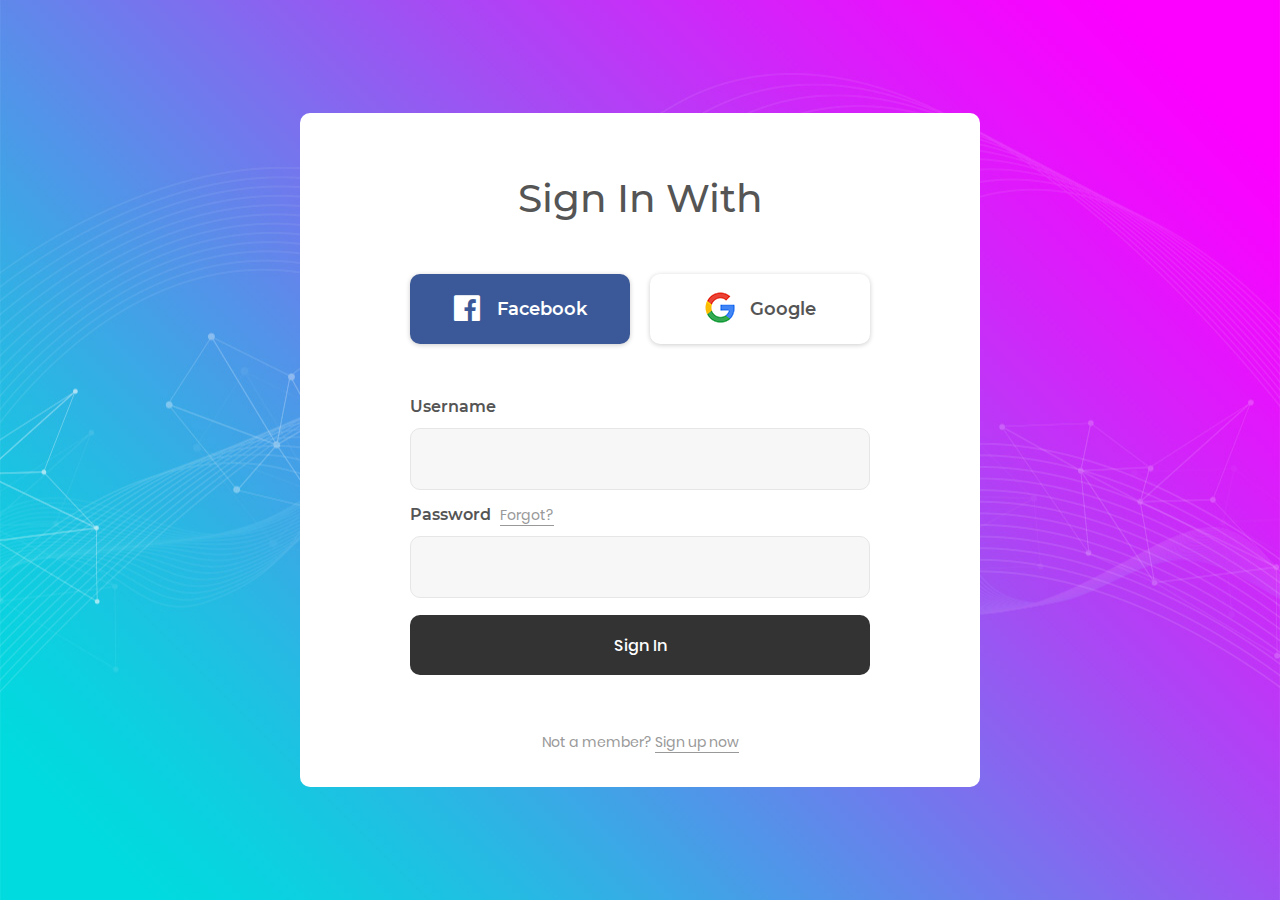
<file: Login/index.html>
<!DOCTYPE html>
<html lang="en">
<head>
	<title>Login V5</title>
	<meta charset="UTF-8">
	<meta name="viewport" content="width=device-width, initial-scale=1">
<!--===============================================================================================-->	
	<link rel="icon" type="image/png" href="images/icons/favicon.ico"/>
<!--===============================================================================================-->
	<link rel="stylesheet" type="text/css" href="vendor/bootstrap/css/bootstrap.min.css">
<!--===============================================================================================-->
	<link rel="stylesheet" type="text/css" href="fonts/font-awesome-4.7.0/css/font-awesome.min.css">
<!--===============================================================================================-->
	<link rel="stylesheet" type="text/css" href="fonts/Linearicons-Free-v1.0.0/icon-font.min.css">
<!--===============================================================================================-->
	<link rel="stylesheet" type="text/css" href="vendor/animate/animate.css">
<!--===============================================================================================-->	
	<link rel="stylesheet" type="text/css" href="vendor/css-hamburgers/hamburgers.min.css">
<!--===============================================================================================-->
	<link rel="stylesheet" type="text/css" href="vendor/animsition/css/animsition.min.css">
<!--===============================================================================================-->
	<link rel="stylesheet" type="text/css" href="vendor/select2/select2.min.css">
<!--===============================================================================================-->	
	<link rel="stylesheet" type="text/css" href="vendor/daterangepicker/daterangepicker.css">
<!--===============================================================================================-->
	<link rel="stylesheet" type="text/css" href="css/util.css">
	<link rel="stylesheet" type="text/css" href="css/main.css">
<!--===============================================================================================-->
</head>
<body>
	
	<div class="limiter">
		<div class="container-login100" style="background-image: url('images/bg-01.jpg');">
			<div class="wrap-login100 p-l-110 p-r-110 p-t-62 p-b-33">
				<form class="login100-form validate-form flex-sb flex-w">
					<span class="login100-form-title p-b-53">
						Sign In With
					</span>

					<a href="#" class="btn-face m-b-20">
						<i class="fa fa-facebook-official"></i>
						Facebook
					</a>

					<a href="#" class="btn-google m-b-20">
						<img src="images/icons/icon-google.png" alt="GOOGLE">
						Google
					</a>
					
					<div class="p-t-31 p-b-9">
						<span class="txt1">
							Username
						</span>
					</div>
					<div class="wrap-input100 validate-input" data-validate = "Username is required">
						<input class="input100" type="text" name="username" >
						<span class="focus-input100"></span>
					</div>
					
					<div class="p-t-13 p-b-9">
						<span class="txt1">
							Password
						</span>

						<a href="#" class="txt2 bo1 m-l-5">
							Forgot?
						</a>
					</div>
					<div class="wrap-input100 validate-input" data-validate = "Password is required">
						<input class="input100" type="password" name="pass" >
						<span class="focus-input100"></span>
					</div>

					<div class="container-login100-form-btn m-t-17">
						<button class="login100-form-btn">
							Sign In
						</button>
					</div>

					<div class="w-full text-center p-t-55">
						<span class="txt2">
							Not a member?
						</span>

						<a href="#" class="txt2 bo1">
							Sign up now
						</a>
					</div>
				</form>
			</div>
		</div>
	</div>
	

	<div id="dropDownSelect1"></div>
	
<!--===============================================================================================-->
	<script src="vendor/jquery/jquery-3.2.1.min.js"></script>
<!--===============================================================================================-->
	<script src="vendor/animsition/js/animsition.min.js"></script>
<!--===============================================================================================-->
	<script src="vendor/bootstrap/js/popper.js"></script>
	<script src="vendor/bootstrap/js/bootstrap.min.js"></script>
<!--===============================================================================================-->
	<script src="vendor/select2/select2.min.js"></script>
<!--===============================================================================================-->
	<script src="vendor/daterangepicker/moment.min.js"></script>
	<script src="vendor/daterangepicker/daterangepicker.js"></script>
<!--===============================================================================================-->
	<script src="vendor/countdowntime/countdowntime.js"></script>
<!--===============================================================================================-->
	<script src="js/main.js"></script>

</body>
</html>
</file>
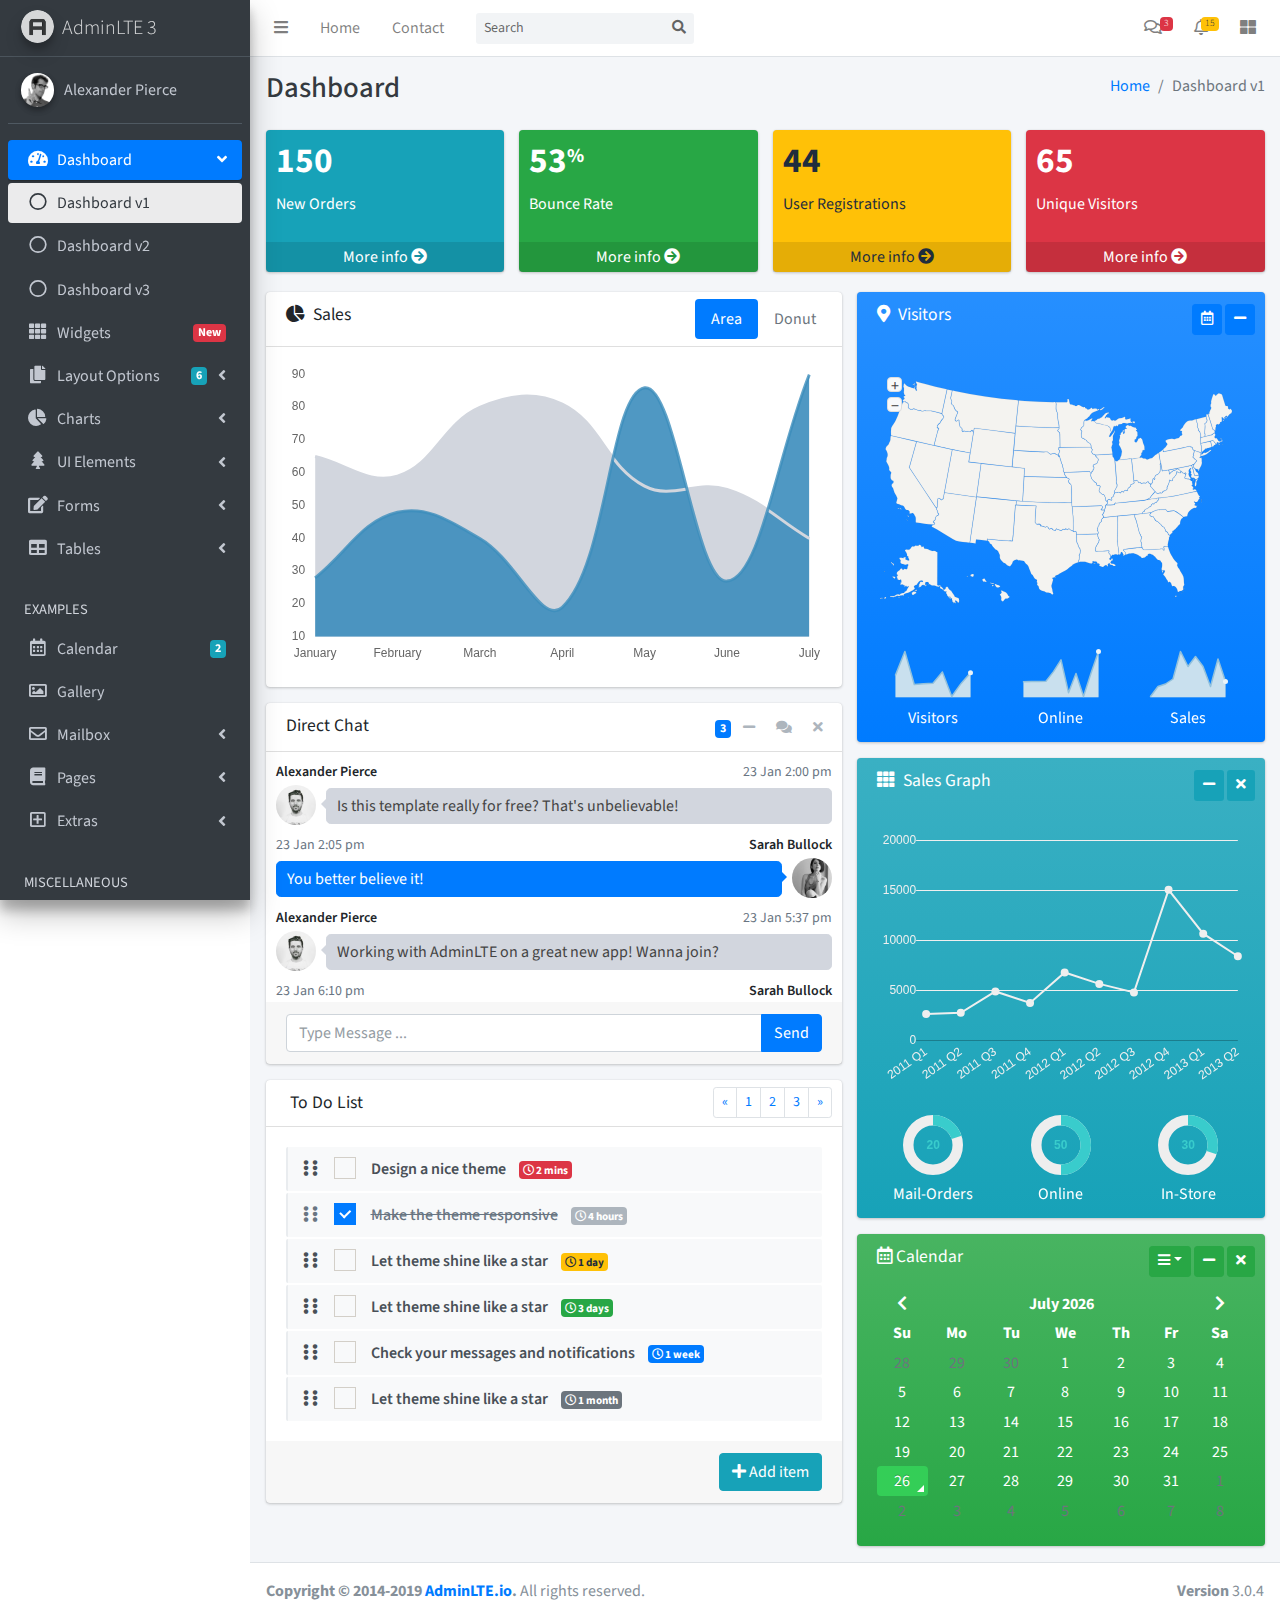
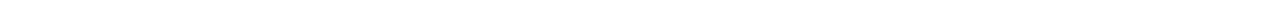
<file: perfil administrador/index.html>
<!DOCTYPE html>
<html>
<head>
  <meta charset="utf-8">
  <meta http-equiv="X-UA-Compatible" content="IE=edge">
  <title>AdminLTE 3 | Dashboard</title>
  <!-- Tell the browser to be responsive to screen width -->
  <meta name="viewport" content="width=device-width, initial-scale=1">
  <!-- Font Awesome -->
  <link rel="stylesheet" href="plugins/fontawesome-free/css/all.min.css">
  <!-- Ionicons -->
  <link rel="stylesheet" href="https://code.ionicframework.com/ionicons/2.0.1/css/ionicons.min.css">
  <!-- Tempusdominus Bbootstrap 4 -->
  <link rel="stylesheet" href="plugins/tempusdominus-bootstrap-4/css/tempusdominus-bootstrap-4.min.css">
  <!-- iCheck -->
  <link rel="stylesheet" href="plugins/icheck-bootstrap/icheck-bootstrap.min.css">
  <!-- JQVMap -->
  <link rel="stylesheet" href="plugins/jqvmap/jqvmap.min.css">
  <!-- Theme style -->
  <link rel="stylesheet" href="dist/css/adminlte.min.css">
  <!-- overlayScrollbars -->
  <link rel="stylesheet" href="plugins/overlayScrollbars/css/OverlayScrollbars.min.css">
  <!-- Daterange picker -->
  <link rel="stylesheet" href="plugins/daterangepicker/daterangepicker.css">
  <!-- summernote -->
  <link rel="stylesheet" href="plugins/summernote/summernote-bs4.css">
  <!-- Google Font: Source Sans Pro -->
  <link href="https://fonts.googleapis.com/css?family=Source+Sans+Pro:300,400,400i,700" rel="stylesheet">
</head>
<body class="hold-transition sidebar-mini layout-fixed">
<div class="wrapper">

  <!-- Navbar -->
  <nav class="main-header navbar navbar-expand navbar-white navbar-light">
    <!-- Left navbar links -->
    <ul class="navbar-nav">
      <li class="nav-item">
        <a class="nav-link" data-widget="pushmenu" href="#" role="button"><i class="fas fa-bars"></i></a>
      </li>
      <li class="nav-item d-none d-sm-inline-block">
        <a href="index3.html" class="nav-link">Home</a>
      </li>
      <li class="nav-item d-none d-sm-inline-block">
        <a href="#" class="nav-link">Contact</a>
      </li>
    </ul>

    <!-- SEARCH FORM -->
    <form class="form-inline ml-3">
      <div class="input-group input-group-sm">
        <input class="form-control form-control-navbar" type="search" placeholder="Search" aria-label="Search">
        <div class="input-group-append">
          <button class="btn btn-navbar" type="submit">
            <i class="fas fa-search"></i>
          </button>
        </div>
      </div>
    </form>

    <!-- Right navbar links -->
    <ul class="navbar-nav ml-auto">
      <!-- Messages Dropdown Menu -->
      <li class="nav-item dropdown">
        <a class="nav-link" data-toggle="dropdown" href="#">
          <i class="far fa-comments"></i>
          <span class="badge badge-danger navbar-badge">3</span>
        </a>
        <div class="dropdown-menu dropdown-menu-lg dropdown-menu-right">
          <a href="#" class="dropdown-item">
            <!-- Message Start -->
            <div class="media">
              <img src="dist/img/user1-128x128.jpg" alt="User Avatar" class="img-size-50 mr-3 img-circle">
              <div class="media-body">
                <h3 class="dropdown-item-title">
                  Brad Diesel
                  <span class="float-right text-sm text-danger"><i class="fas fa-star"></i></span>
                </h3>
                <p class="text-sm">Call me whenever you can...</p>
                <p class="text-sm text-muted"><i class="far fa-clock mr-1"></i> 4 Hours Ago</p>
              </div>
            </div>
            <!-- Message End -->
          </a>
          <div class="dropdown-divider"></div>
          <a href="#" class="dropdown-item">
            <!-- Message Start -->
            <div class="media">
              <img src="dist/img/user8-128x128.jpg" alt="User Avatar" class="img-size-50 img-circle mr-3">
              <div class="media-body">
                <h3 class="dropdown-item-title">
                  John Pierce
                  <span class="float-right text-sm text-muted"><i class="fas fa-star"></i></span>
                </h3>
                <p class="text-sm">I got your message bro</p>
                <p class="text-sm text-muted"><i class="far fa-clock mr-1"></i> 4 Hours Ago</p>
              </div>
            </div>
            <!-- Message End -->
          </a>
          <div class="dropdown-divider"></div>
          <a href="#" class="dropdown-item">
            <!-- Message Start -->
            <div class="media">
              <img src="dist/img/user3-128x128.jpg" alt="User Avatar" class="img-size-50 img-circle mr-3">
              <div class="media-body">
                <h3 class="dropdown-item-title">
                  Nora Silvester
                  <span class="float-right text-sm text-warning"><i class="fas fa-star"></i></span>
                </h3>
                <p class="text-sm">The subject goes here</p>
                <p class="text-sm text-muted"><i class="far fa-clock mr-1"></i> 4 Hours Ago</p>
              </div>
            </div>
            <!-- Message End -->
          </a>
          <div class="dropdown-divider"></div>
          <a href="#" class="dropdown-item dropdown-footer">See All Messages</a>
        </div>
      </li>
      <!-- Notifications Dropdown Menu -->
      <li class="nav-item dropdown">
        <a class="nav-link" data-toggle="dropdown" href="#">
          <i class="far fa-bell"></i>
          <span class="badge badge-warning navbar-badge">15</span>
        </a>
        <div class="dropdown-menu dropdown-menu-lg dropdown-menu-right">
          <span class="dropdown-item dropdown-header">15 Notifications</span>
          <div class="dropdown-divider"></div>
          <a href="#" class="dropdown-item">
            <i class="fas fa-envelope mr-2"></i> 4 new messages
            <span class="float-right text-muted text-sm">3 mins</span>
          </a>
          <div class="dropdown-divider"></div>
          <a href="#" class="dropdown-item">
            <i class="fas fa-users mr-2"></i> 8 friend requests
            <span class="float-right text-muted text-sm">12 hours</span>
          </a>
          <div class="dropdown-divider"></div>
          <a href="#" class="dropdown-item">
            <i class="fas fa-file mr-2"></i> 3 new reports
            <span class="float-right text-muted text-sm">2 days</span>
          </a>
          <div class="dropdown-divider"></div>
          <a href="#" class="dropdown-item dropdown-footer">See All Notifications</a>
        </div>
      </li>
      <li class="nav-item">
        <a class="nav-link" data-widget="control-sidebar" data-slide="true" href="#" role="button">
          <i class="fas fa-th-large"></i>
        </a>
      </li>
    </ul>
  </nav>
  <!-- /.navbar -->

  <!-- Main Sidebar Container -->
  <aside class="main-sidebar sidebar-dark-primary elevation-4">
    <!-- Brand Logo -->
    <a href="index3.html" class="brand-link">
      <img src="dist/img/AdminLTELogo.png" alt="AdminLTE Logo" class="brand-image img-circle elevation-3"
           style="opacity: .8">
      <span class="brand-text font-weight-light">AdminLTE 3</span>
    </a>

    <!-- Sidebar -->
    <div class="sidebar">
      <!-- Sidebar user panel (optional) -->
      <div class="user-panel mt-3 pb-3 mb-3 d-flex">
        <div class="image">
          <img src="dist/img/user2-160x160.jpg" class="img-circle elevation-2" alt="User Image">
        </div>
        <div class="info">
          <a href="#" class="d-block">Alexander Pierce</a>
        </div>
      </div>

      <!-- Sidebar Menu -->
      <nav class="mt-2">
        <ul class="nav nav-pills nav-sidebar flex-column" data-widget="treeview" role="menu" data-accordion="false">
          <!-- Add icons to the links using the .nav-icon class
               with font-awesome or any other icon font library -->
          <li class="nav-item has-treeview menu-open">
            <a href="#" class="nav-link active">
              <i class="nav-icon fas fa-tachometer-alt"></i>
              <p>
                Dashboard
                <i class="right fas fa-angle-left"></i>
              </p>
            </a>
            <ul class="nav nav-treeview">
              <li class="nav-item">
                <a href="./index.html" class="nav-link active">
                  <i class="far fa-circle nav-icon"></i>
                  <p>Dashboard v1</p>
                </a>
              </li>
              <li class="nav-item">
                <a href="./index2.html" class="nav-link">
                  <i class="far fa-circle nav-icon"></i>
                  <p>Dashboard v2</p>
                </a>
              </li>
              <li class="nav-item">
                <a href="./index3.html" class="nav-link">
                  <i class="far fa-circle nav-icon"></i>
                  <p>Dashboard v3</p>
                </a>
              </li>
            </ul>
          </li>
          <li class="nav-item">
            <a href="pages/widgets.html" class="nav-link">
              <i class="nav-icon fas fa-th"></i>
              <p>
                Widgets
                <span class="right badge badge-danger">New</span>
              </p>
            </a>
          </li>
          <li class="nav-item has-treeview">
            <a href="#" class="nav-link">
              <i class="nav-icon fas fa-copy"></i>
              <p>
                Layout Options
                <i class="fas fa-angle-left right"></i>
                <span class="badge badge-info right">6</span>
              </p>
            </a>
            <ul class="nav nav-treeview">
              <li class="nav-item">
                <a href="pages/layout/top-nav.html" class="nav-link">
                  <i class="far fa-circle nav-icon"></i>
                  <p>Top Navigation</p>
                </a>
              </li>
              <li class="nav-item">
                <a href="pages/layout/top-nav-sidebar.html" class="nav-link">
                  <i class="far fa-circle nav-icon"></i>
                  <p>Top Navigation + Sidebar</p>
                </a>
              </li>
              <li class="nav-item">
                <a href="pages/layout/boxed.html" class="nav-link">
                  <i class="far fa-circle nav-icon"></i>
                  <p>Boxed</p>
                </a>
              </li>
              <li class="nav-item">
                <a href="pages/layout/fixed-sidebar.html" class="nav-link">
                  <i class="far fa-circle nav-icon"></i>
                  <p>Fixed Sidebar</p>
                </a>
              </li>
              <li class="nav-item">
                <a href="pages/layout/fixed-topnav.html" class="nav-link">
                  <i class="far fa-circle nav-icon"></i>
                  <p>Fixed Navbar</p>
                </a>
              </li>
              <li class="nav-item">
                <a href="pages/layout/fixed-footer.html" class="nav-link">
                  <i class="far fa-circle nav-icon"></i>
                  <p>Fixed Footer</p>
                </a>
              </li>
              <li class="nav-item">
                <a href="pages/layout/collapsed-sidebar.html" class="nav-link">
                  <i class="far fa-circle nav-icon"></i>
                  <p>Collapsed Sidebar</p>
                </a>
              </li>
            </ul>
          </li>
          <li class="nav-item has-treeview">
            <a href="#" class="nav-link">
              <i class="nav-icon fas fa-chart-pie"></i>
              <p>
                Charts
                <i class="right fas fa-angle-left"></i>
              </p>
            </a>
            <ul class="nav nav-treeview">
              <li class="nav-item">
                <a href="pages/charts/chartjs.html" class="nav-link">
                  <i class="far fa-circle nav-icon"></i>
                  <p>ChartJS</p>
                </a>
              </li>
              <li class="nav-item">
                <a href="pages/charts/flot.html" class="nav-link">
                  <i class="far fa-circle nav-icon"></i>
                  <p>Flot</p>
                </a>
              </li>
              <li class="nav-item">
                <a href="pages/charts/inline.html" class="nav-link">
                  <i class="far fa-circle nav-icon"></i>
                  <p>Inline</p>
                </a>
              </li>
            </ul>
          </li>
          <li class="nav-item has-treeview">
            <a href="#" class="nav-link">
              <i class="nav-icon fas fa-tree"></i>
              <p>
                UI Elements
                <i class="fas fa-angle-left right"></i>
              </p>
            </a>
            <ul class="nav nav-treeview">
              <li class="nav-item">
                <a href="pages/UI/general.html" class="nav-link">
                  <i class="far fa-circle nav-icon"></i>
                  <p>General</p>
                </a>
              </li>
              <li class="nav-item">
                <a href="pages/UI/icons.html" class="nav-link">
                  <i class="far fa-circle nav-icon"></i>
                  <p>Icons</p>
                </a>
              </li>
              <li class="nav-item">
                <a href="pages/UI/buttons.html" class="nav-link">
                  <i class="far fa-circle nav-icon"></i>
                  <p>Buttons</p>
                </a>
              </li>
              <li class="nav-item">
                <a href="pages/UI/sliders.html" class="nav-link">
                  <i class="far fa-circle nav-icon"></i>
                  <p>Sliders</p>
                </a>
              </li>
              <li class="nav-item">
                <a href="pages/UI/modals.html" class="nav-link">
                  <i class="far fa-circle nav-icon"></i>
                  <p>Modals & Alerts</p>
                </a>
              </li>
              <li class="nav-item">
                <a href="pages/UI/navbar.html" class="nav-link">
                  <i class="far fa-circle nav-icon"></i>
                  <p>Navbar & Tabs</p>
                </a>
              </li>
              <li class="nav-item">
                <a href="pages/UI/timeline.html" class="nav-link">
                  <i class="far fa-circle nav-icon"></i>
                  <p>Timeline</p>
                </a>
              </li>
              <li class="nav-item">
                <a href="pages/UI/ribbons.html" class="nav-link">
                  <i class="far fa-circle nav-icon"></i>
                  <p>Ribbons</p>
                </a>
              </li>
            </ul>
          </li>
          <li class="nav-item has-treeview">
            <a href="#" class="nav-link">
              <i class="nav-icon fas fa-edit"></i>
              <p>
                Forms
                <i class="fas fa-angle-left right"></i>
              </p>
            </a>
            <ul class="nav nav-treeview">
              <li class="nav-item">
                <a href="pages/forms/general.html" class="nav-link">
                  <i class="far fa-circle nav-icon"></i>
                  <p>General Elements</p>
                </a>
              </li>
              <li class="nav-item">
                <a href="pages/forms/advanced.html" class="nav-link">
                  <i class="far fa-circle nav-icon"></i>
                  <p>Advanced Elements</p>
                </a>
              </li>
              <li class="nav-item">
                <a href="pages/forms/editors.html" class="nav-link">
                  <i class="far fa-circle nav-icon"></i>
                  <p>Editors</p>
                </a>
              </li>
              <li class="nav-item">
                <a href="pages/forms/validation.html" class="nav-link">
                  <i class="far fa-circle nav-icon"></i>
                  <p>Validation</p>
                </a>
              </li>
            </ul>
          </li>
          <li class="nav-item has-treeview">
            <a href="#" class="nav-link">
              <i class="nav-icon fas fa-table"></i>
              <p>
                Tables
                <i class="fas fa-angle-left right"></i>
              </p>
            </a>
            <ul class="nav nav-treeview">
              <li class="nav-item">
                <a href="pages/tables/simple.html" class="nav-link">
                  <i class="far fa-circle nav-icon"></i>
                  <p>Simple Tables</p>
                </a>
              </li>
              <li class="nav-item">
                <a href="pages/tables/data.html" class="nav-link">
                  <i class="far fa-circle nav-icon"></i>
                  <p>DataTables</p>
                </a>
              </li>
              <li class="nav-item">
                <a href="pages/tables/jsgrid.html" class="nav-link">
                  <i class="far fa-circle nav-icon"></i>
                  <p>jsGrid</p>
                </a>
              </li>
            </ul>
          </li>
          <li class="nav-header">EXAMPLES</li>
          <li class="nav-item">
            <a href="pages/calendar.html" class="nav-link">
              <i class="nav-icon far fa-calendar-alt"></i>
              <p>
                Calendar
                <span class="badge badge-info right">2</span>
              </p>
            </a>
          </li>
          <li class="nav-item">
            <a href="pages/gallery.html" class="nav-link">
              <i class="nav-icon far fa-image"></i>
              <p>
                Gallery
              </p>
            </a>
          </li>
          <li class="nav-item has-treeview">
            <a href="#" class="nav-link">
              <i class="nav-icon far fa-envelope"></i>
              <p>
                Mailbox
                <i class="fas fa-angle-left right"></i>
              </p>
            </a>
            <ul class="nav nav-treeview">
              <li class="nav-item">
                <a href="pages/mailbox/mailbox.html" class="nav-link">
                  <i class="far fa-circle nav-icon"></i>
                  <p>Inbox</p>
                </a>
              </li>
              <li class="nav-item">
                <a href="pages/mailbox/compose.html" class="nav-link">
                  <i class="far fa-circle nav-icon"></i>
                  <p>Compose</p>
                </a>
              </li>
              <li class="nav-item">
                <a href="pages/mailbox/read-mail.html" class="nav-link">
                  <i class="far fa-circle nav-icon"></i>
                  <p>Read</p>
                </a>
              </li>
            </ul>
          </li>
          <li class="nav-item has-treeview">
            <a href="#" class="nav-link">
              <i class="nav-icon fas fa-book"></i>
              <p>
                Pages
                <i class="fas fa-angle-left right"></i>
              </p>
            </a>
            <ul class="nav nav-treeview">
              <li class="nav-item">
                <a href="pages/examples/invoice.html" class="nav-link">
                  <i class="far fa-circle nav-icon"></i>
                  <p>Invoice</p>
                </a>
              </li>
              <li class="nav-item">
                <a href="pages/examples/profile.html" class="nav-link">
                  <i class="far fa-circle nav-icon"></i>
                  <p>Profile</p>
                </a>
              </li>
              <li class="nav-item">
                <a href="pages/examples/e-commerce.html" class="nav-link">
                  <i class="far fa-circle nav-icon"></i>
                  <p>E-commerce</p>
                </a>
              </li>
              <li class="nav-item">
                <a href="pages/examples/projects.html" class="nav-link">
                  <i class="far fa-circle nav-icon"></i>
                  <p>Projects</p>
                </a>
              </li>
              <li class="nav-item">
                <a href="pages/examples/project-add.html" class="nav-link">
                  <i class="far fa-circle nav-icon"></i>
                  <p>Project Add</p>
                </a>
              </li>
              <li class="nav-item">
                <a href="pages/examples/project-edit.html" class="nav-link">
                  <i class="far fa-circle nav-icon"></i>
                  <p>Project Edit</p>
                </a>
              </li>
              <li class="nav-item">
                <a href="pages/examples/project-detail.html" class="nav-link">
                  <i class="far fa-circle nav-icon"></i>
                  <p>Project Detail</p>
                </a>
              </li>
              <li class="nav-item">
                <a href="pages/examples/contacts.html" class="nav-link">
                  <i class="far fa-circle nav-icon"></i>
                  <p>Contacts</p>
                </a>
              </li>
            </ul>
          </li>
          <li class="nav-item has-treeview">
            <a href="#" class="nav-link">
              <i class="nav-icon far fa-plus-square"></i>
              <p>
                Extras
                <i class="fas fa-angle-left right"></i>
              </p>
            </a>
            <ul class="nav nav-treeview">
              <li class="nav-item">
                <a href="pages/examples/login.html" class="nav-link">
                  <i class="far fa-circle nav-icon"></i>
                  <p>Login</p>
                </a>
              </li>
              <li class="nav-item">
                <a href="pages/examples/register.html" class="nav-link">
                  <i class="far fa-circle nav-icon"></i>
                  <p>Register</p>
                </a>
              </li>
              <li class="nav-item">
                <a href="pages/examples/forgot-password.html" class="nav-link">
                  <i class="far fa-circle nav-icon"></i>
                  <p>Forgot Password</p>
                </a>
              </li>
              <li class="nav-item">
                <a href="pages/examples/recover-password.html" class="nav-link">
                  <i class="far fa-circle nav-icon"></i>
                  <p>Recover Password</p>
                </a>
              </li>
              <li class="nav-item">
                <a href="pages/examples/lockscreen.html" class="nav-link">
                  <i class="far fa-circle nav-icon"></i>
                  <p>Lockscreen</p>
                </a>
              </li>
              <li class="nav-item">
                <a href="pages/examples/legacy-user-menu.html" class="nav-link">
                  <i class="far fa-circle nav-icon"></i>
                  <p>Legacy User Menu</p>
                </a>
              </li>
              <li class="nav-item">
                <a href="pages/examples/language-menu.html" class="nav-link">
                  <i class="far fa-circle nav-icon"></i>
                  <p>Language Menu</p>
                </a>
              </li>
              <li class="nav-item">
                <a href="pages/examples/404.html" class="nav-link">
                  <i class="far fa-circle nav-icon"></i>
                  <p>Error 404</p>
                </a>
              </li>
              <li class="nav-item">
                <a href="pages/examples/500.html" class="nav-link">
                  <i class="far fa-circle nav-icon"></i>
                  <p>Error 500</p>
                </a>
              </li>
              <li class="nav-item">
                <a href="pages/examples/pace.html" class="nav-link">
                  <i class="far fa-circle nav-icon"></i>
                  <p>Pace</p>
                </a>
              </li>
              <li class="nav-item">
                <a href="pages/examples/blank.html" class="nav-link">
                  <i class="far fa-circle nav-icon"></i>
                  <p>Blank Page</p>
                </a>
              </li>
              <li class="nav-item">
                <a href="starter.html" class="nav-link">
                  <i class="far fa-circle nav-icon"></i>
                  <p>Starter Page</p>
                </a>
              </li>
            </ul>
          </li>
          <li class="nav-header">MISCELLANEOUS</li>
          <li class="nav-item">
            <a href="https://adminlte.io/docs/3.0" class="nav-link">
              <i class="nav-icon fas fa-file"></i>
              <p>Documentation</p>
            </a>
          </li>
          <li class="nav-header">MULTI LEVEL EXAMPLE</li>
          <li class="nav-item">
            <a href="#" class="nav-link">
              <i class="fas fa-circle nav-icon"></i>
              <p>Level 1</p>
            </a>
          </li>
          <li class="nav-item has-treeview">
            <a href="#" class="nav-link">
              <i class="nav-icon fas fa-circle"></i>
              <p>
                Level 1
                <i class="right fas fa-angle-left"></i>
              </p>
            </a>
            <ul class="nav nav-treeview">
              <li class="nav-item">
                <a href="#" class="nav-link">
                  <i class="far fa-circle nav-icon"></i>
                  <p>Level 2</p>
                </a>
              </li>
              <li class="nav-item has-treeview">
                <a href="#" class="nav-link">
                  <i class="far fa-circle nav-icon"></i>
                  <p>
                    Level 2
                    <i class="right fas fa-angle-left"></i>
                  </p>
                </a>
                <ul class="nav nav-treeview">
                  <li class="nav-item">
                    <a href="#" class="nav-link">
                      <i class="far fa-dot-circle nav-icon"></i>
                      <p>Level 3</p>
                    </a>
                  </li>
                  <li class="nav-item">
                    <a href="#" class="nav-link">
                      <i class="far fa-dot-circle nav-icon"></i>
                      <p>Level 3</p>
                    </a>
                  </li>
                  <li class="nav-item">
                    <a href="#" class="nav-link">
                      <i class="far fa-dot-circle nav-icon"></i>
                      <p>Level 3</p>
                    </a>
                  </li>
                </ul>
              </li>
              <li class="nav-item">
                <a href="#" class="nav-link">
                  <i class="far fa-circle nav-icon"></i>
                  <p>Level 2</p>
                </a>
              </li>
            </ul>
          </li>
          <li class="nav-item">
            <a href="#" class="nav-link">
              <i class="fas fa-circle nav-icon"></i>
              <p>Level 1</p>
            </a>
          </li>
          <li class="nav-header">LABELS</li>
          <li class="nav-item">
            <a href="#" class="nav-link">
              <i class="nav-icon far fa-circle text-danger"></i>
              <p class="text">Important</p>
            </a>
          </li>
          <li class="nav-item">
            <a href="#" class="nav-link">
              <i class="nav-icon far fa-circle text-warning"></i>
              <p>Warning</p>
            </a>
          </li>
          <li class="nav-item">
            <a href="#" class="nav-link">
              <i class="nav-icon far fa-circle text-info"></i>
              <p>Informational</p>
            </a>
          </li>
        </ul>
      </nav>
      <!-- /.sidebar-menu -->
    </div>
    <!-- /.sidebar -->
  </aside>

  <!-- Content Wrapper. Contains page content -->
  <div class="content-wrapper">
    <!-- Content Header (Page header) -->
    <div class="content-header">
      <div class="container-fluid">
        <div class="row mb-2">
          <div class="col-sm-6">
            <h1 class="m-0 text-dark">Dashboard</h1>
          </div><!-- /.col -->
          <div class="col-sm-6">
            <ol class="breadcrumb float-sm-right">
              <li class="breadcrumb-item"><a href="#">Home</a></li>
              <li class="breadcrumb-item active">Dashboard v1</li>
            </ol>
          </div><!-- /.col -->
        </div><!-- /.row -->
      </div><!-- /.container-fluid -->
    </div>
    <!-- /.content-header -->

    <!-- Main content -->
    <section class="content">
      <div class="container-fluid">
        <!-- Small boxes (Stat box) -->
        <div class="row">
          <div class="col-lg-3 col-6">
            <!-- small box -->
            <div class="small-box bg-info">
              <div class="inner">
                <h3>150</h3>

                <p>New Orders</p>
              </div>
              <div class="icon">
                <i class="ion ion-bag"></i>
              </div>
              <a href="#" class="small-box-footer">More info <i class="fas fa-arrow-circle-right"></i></a>
            </div>
          </div>
          <!-- ./col -->
          <div class="col-lg-3 col-6">
            <!-- small box -->
            <div class="small-box bg-success">
              <div class="inner">
                <h3>53<sup style="font-size: 20px">%</sup></h3>

                <p>Bounce Rate</p>
              </div>
              <div class="icon">
                <i class="ion ion-stats-bars"></i>
              </div>
              <a href="#" class="small-box-footer">More info <i class="fas fa-arrow-circle-right"></i></a>
            </div>
          </div>
          <!-- ./col -->
          <div class="col-lg-3 col-6">
            <!-- small box -->
            <div class="small-box bg-warning">
              <div class="inner">
                <h3>44</h3>

                <p>User Registrations</p>
              </div>
              <div class="icon">
                <i class="ion ion-person-add"></i>
              </div>
              <a href="#" class="small-box-footer">More info <i class="fas fa-arrow-circle-right"></i></a>
            </div>
          </div>
          <!-- ./col -->
          <div class="col-lg-3 col-6">
            <!-- small box -->
            <div class="small-box bg-danger">
              <div class="inner">
                <h3>65</h3>

                <p>Unique Visitors</p>
              </div>
              <div class="icon">
                <i class="ion ion-pie-graph"></i>
              </div>
              <a href="#" class="small-box-footer">More info <i class="fas fa-arrow-circle-right"></i></a>
            </div>
          </div>
          <!-- ./col -->
        </div>
        <!-- /.row -->
        <!-- Main row -->
        <div class="row">
          <!-- Left col -->
          <section class="col-lg-7 connectedSortable">
            <!-- Custom tabs (Charts with tabs)-->
            <div class="card">
              <div class="card-header">
                <h3 class="card-title">
                  <i class="fas fa-chart-pie mr-1"></i>
                  Sales
                </h3>
                <div class="card-tools">
                  <ul class="nav nav-pills ml-auto">
                    <li class="nav-item">
                      <a class="nav-link active" href="#revenue-chart" data-toggle="tab">Area</a>
                    </li>
                    <li class="nav-item">
                      <a class="nav-link" href="#sales-chart" data-toggle="tab">Donut</a>
                    </li>
                  </ul>
                </div>
              </div><!-- /.card-header -->
              <div class="card-body">
                <div class="tab-content p-0">
                  <!-- Morris chart - Sales -->
                  <div class="chart tab-pane active" id="revenue-chart"
                       style="position: relative; height: 300px;">
                      <canvas id="revenue-chart-canvas" height="300" style="height: 300px;"></canvas>                         
                   </div>
                  <div class="chart tab-pane" id="sales-chart" style="position: relative; height: 300px;">
                    <canvas id="sales-chart-canvas" height="300" style="height: 300px;"></canvas>                         
                  </div>  
                </div>
              </div><!-- /.card-body -->
            </div>
            <!-- /.card -->

            <!-- DIRECT CHAT -->
            <div class="card direct-chat direct-chat-primary">
              <div class="card-header">
                <h3 class="card-title">Direct Chat</h3>

                <div class="card-tools">
                  <span data-toggle="tooltip" title="3 New Messages" class="badge badge-primary">3</span>
                  <button type="button" class="btn btn-tool" data-card-widget="collapse">
                    <i class="fas fa-minus"></i>
                  </button>
                  <button type="button" class="btn btn-tool" data-toggle="tooltip" title="Contacts"
                          data-widget="chat-pane-toggle">
                    <i class="fas fa-comments"></i>
                  </button>
                  <button type="button" class="btn btn-tool" data-card-widget="remove"><i class="fas fa-times"></i>
                  </button>
                </div>
              </div>
              <!-- /.card-header -->
              <div class="card-body">
                <!-- Conversations are loaded here -->
                <div class="direct-chat-messages">
                  <!-- Message. Default to the left -->
                  <div class="direct-chat-msg">
                    <div class="direct-chat-infos clearfix">
                      <span class="direct-chat-name float-left">Alexander Pierce</span>
                      <span class="direct-chat-timestamp float-right">23 Jan 2:00 pm</span>
                    </div>
                    <!-- /.direct-chat-infos -->
                    <img class="direct-chat-img" src="dist/img/user1-128x128.jpg" alt="message user image">
                    <!-- /.direct-chat-img -->
                    <div class="direct-chat-text">
                      Is this template really for free? That's unbelievable!
                    </div>
                    <!-- /.direct-chat-text -->
                  </div>
                  <!-- /.direct-chat-msg -->

                  <!-- Message to the right -->
                  <div class="direct-chat-msg right">
                    <div class="direct-chat-infos clearfix">
                      <span class="direct-chat-name float-right">Sarah Bullock</span>
                      <span class="direct-chat-timestamp float-left">23 Jan 2:05 pm</span>
                    </div>
                    <!-- /.direct-chat-infos -->
                    <img class="direct-chat-img" src="dist/img/user3-128x128.jpg" alt="message user image">
                    <!-- /.direct-chat-img -->
                    <div class="direct-chat-text">
                      You better believe it!
                    </div>
                    <!-- /.direct-chat-text -->
                  </div>
                  <!-- /.direct-chat-msg -->

                  <!-- Message. Default to the left -->
                  <div class="direct-chat-msg">
                    <div class="direct-chat-infos clearfix">
                      <span class="direct-chat-name float-left">Alexander Pierce</span>
                      <span class="direct-chat-timestamp float-right">23 Jan 5:37 pm</span>
                    </div>
                    <!-- /.direct-chat-infos -->
                    <img class="direct-chat-img" src="dist/img/user1-128x128.jpg" alt="message user image">
                    <!-- /.direct-chat-img -->
                    <div class="direct-chat-text">
                      Working with AdminLTE on a great new app! Wanna join?
                    </div>
                    <!-- /.direct-chat-text -->
                  </div>
                  <!-- /.direct-chat-msg -->

                  <!-- Message to the right -->
                  <div class="direct-chat-msg right">
                    <div class="direct-chat-infos clearfix">
                      <span class="direct-chat-name float-right">Sarah Bullock</span>
                      <span class="direct-chat-timestamp float-left">23 Jan 6:10 pm</span>
                    </div>
                    <!-- /.direct-chat-infos -->
                    <img class="direct-chat-img" src="dist/img/user3-128x128.jpg" alt="message user image">
                    <!-- /.direct-chat-img -->
                    <div class="direct-chat-text">
                      I would love to.
                    </div>
                    <!-- /.direct-chat-text -->
                  </div>
                  <!-- /.direct-chat-msg -->

                </div>
                <!--/.direct-chat-messages-->

                <!-- Contacts are loaded here -->
                <div class="direct-chat-contacts">
                  <ul class="contacts-list">
                    <li>
                      <a href="#">
                        <img class="contacts-list-img" src="dist/img/user1-128x128.jpg">

                        <div class="contacts-list-info">
                          <span class="contacts-list-name">
                            Count Dracula
                            <small class="contacts-list-date float-right">2/28/2015</small>
                          </span>
                          <span class="contacts-list-msg">How have you been? I was...</span>
                        </div>
                        <!-- /.contacts-list-info -->
                      </a>
                    </li>
                    <!-- End Contact Item -->
                    <li>
                      <a href="#">
                        <img class="contacts-list-img" src="dist/img/user7-128x128.jpg">

                        <div class="contacts-list-info">
                          <span class="contacts-list-name">
                            Sarah Doe
                            <small class="contacts-list-date float-right">2/23/2015</small>
                          </span>
                          <span class="contacts-list-msg">I will be waiting for...</span>
                        </div>
                        <!-- /.contacts-list-info -->
                      </a>
                    </li>
                    <!-- End Contact Item -->
                    <li>
                      <a href="#">
                        <img class="contacts-list-img" src="dist/img/user3-128x128.jpg">

                        <div class="contacts-list-info">
                          <span class="contacts-list-name">
                            Nadia Jolie
                            <small class="contacts-list-date float-right">2/20/2015</small>
                          </span>
                          <span class="contacts-list-msg">I'll call you back at...</span>
                        </div>
                        <!-- /.contacts-list-info -->
                      </a>
                    </li>
                    <!-- End Contact Item -->
                    <li>
                      <a href="#">
                        <img class="contacts-list-img" src="dist/img/user5-128x128.jpg">

                        <div class="contacts-list-info">
                          <span class="contacts-list-name">
                            Nora S. Vans
                            <small class="contacts-list-date float-right">2/10/2015</small>
                          </span>
                          <span class="contacts-list-msg">Where is your new...</span>
                        </div>
                        <!-- /.contacts-list-info -->
                      </a>
                    </li>
                    <!-- End Contact Item -->
                    <li>
                      <a href="#">
                        <img class="contacts-list-img" src="dist/img/user6-128x128.jpg">

                        <div class="contacts-list-info">
                          <span class="contacts-list-name">
                            John K.
                            <small class="contacts-list-date float-right">1/27/2015</small>
                          </span>
                          <span class="contacts-list-msg">Can I take a look at...</span>
                        </div>
                        <!-- /.contacts-list-info -->
                      </a>
                    </li>
                    <!-- End Contact Item -->
                    <li>
                      <a href="#">
                        <img class="contacts-list-img" src="dist/img/user8-128x128.jpg">

                        <div class="contacts-list-info">
                          <span class="contacts-list-name">
                            Kenneth M.
                            <small class="contacts-list-date float-right">1/4/2015</small>
                          </span>
                          <span class="contacts-list-msg">Never mind I found...</span>
                        </div>
                        <!-- /.contacts-list-info -->
                      </a>
                    </li>
                    <!-- End Contact Item -->
                  </ul>
                  <!-- /.contacts-list -->
                </div>
                <!-- /.direct-chat-pane -->
              </div>
              <!-- /.card-body -->
              <div class="card-footer">
                <form action="#" method="post">
                  <div class="input-group">
                    <input type="text" name="message" placeholder="Type Message ..." class="form-control">
                    <span class="input-group-append">
                      <button type="button" class="btn btn-primary">Send</button>
                    </span>
                  </div>
                </form>
              </div>
              <!-- /.card-footer-->
            </div>
            <!--/.direct-chat -->

            <!-- TO DO List -->
            <div class="card">
              <div class="card-header">
                <h3 class="card-title">
                  <i class="ion ion-clipboard mr-1"></i>
                  To Do List
                </h3>

                <div class="card-tools">
                  <ul class="pagination pagination-sm">
                    <li class="page-item"><a href="#" class="page-link">&laquo;</a></li>
                    <li class="page-item"><a href="#" class="page-link">1</a></li>
                    <li class="page-item"><a href="#" class="page-link">2</a></li>
                    <li class="page-item"><a href="#" class="page-link">3</a></li>
                    <li class="page-item"><a href="#" class="page-link">&raquo;</a></li>
                  </ul>
                </div>
              </div>
              <!-- /.card-header -->
              <div class="card-body">
                <ul class="todo-list" data-widget="todo-list">
                  <li>
                    <!-- drag handle -->
                    <span class="handle">
                      <i class="fas fa-ellipsis-v"></i>
                      <i class="fas fa-ellipsis-v"></i>
                    </span>
                    <!-- checkbox -->
                    <div  class="icheck-primary d-inline ml-2">
                      <input type="checkbox" value="" name="todo1" id="todoCheck1">
                      <label for="todoCheck1"></label>
                    </div>
                    <!-- todo text -->
                    <span class="text">Design a nice theme</span>
                    <!-- Emphasis label -->
                    <small class="badge badge-danger"><i class="far fa-clock"></i> 2 mins</small>
                    <!-- General tools such as edit or delete-->
                    <div class="tools">
                      <i class="fas fa-edit"></i>
                      <i class="fas fa-trash-o"></i>
                    </div>
                  </li>
                  <li>
                    <span class="handle">
                      <i class="fas fa-ellipsis-v"></i>
                      <i class="fas fa-ellipsis-v"></i>
                    </span>
                    <div  class="icheck-primary d-inline ml-2">
                      <input type="checkbox" value="" name="todo2" id="todoCheck2" checked>
                      <label for="todoCheck2"></label>
                    </div>
                    <span class="text">Make the theme responsive</span>
                    <small class="badge badge-info"><i class="far fa-clock"></i> 4 hours</small>
                    <div class="tools">
                      <i class="fas fa-edit"></i>
                      <i class="fas fa-trash-o"></i>
                    </div>
                  </li>
                  <li>
                    <span class="handle">
                      <i class="fas fa-ellipsis-v"></i>
                      <i class="fas fa-ellipsis-v"></i>
                    </span>
                    <div  class="icheck-primary d-inline ml-2">
                      <input type="checkbox" value="" name="todo3" id="todoCheck3">
                      <label for="todoCheck3"></label>
                    </div>
                    <span class="text">Let theme shine like a star</span>
                    <small class="badge badge-warning"><i class="far fa-clock"></i> 1 day</small>
                    <div class="tools">
                      <i class="fas fa-edit"></i>
                      <i class="fas fa-trash-o"></i>
                    </div>
                  </li>
                  <li>
                    <span class="handle">
                      <i class="fas fa-ellipsis-v"></i>
                      <i class="fas fa-ellipsis-v"></i>
                    </span>
                    <div  class="icheck-primary d-inline ml-2">
                      <input type="checkbox" value="" name="todo4" id="todoCheck4">
                      <label for="todoCheck4"></label>
                    </div>
                    <span class="text">Let theme shine like a star</span>
                    <small class="badge badge-success"><i class="far fa-clock"></i> 3 days</small>
                    <div class="tools">
                      <i class="fas fa-edit"></i>
                      <i class="fas fa-trash-o"></i>
                    </div>
                  </li>
                  <li>
                    <span class="handle">
                      <i class="fas fa-ellipsis-v"></i>
                      <i class="fas fa-ellipsis-v"></i>
                    </span>
                    <div  class="icheck-primary d-inline ml-2">
                      <input type="checkbox" value="" name="todo5" id="todoCheck5">
                      <label for="todoCheck5"></label>
                    </div>
                    <span class="text">Check your messages and notifications</span>
                    <small class="badge badge-primary"><i class="far fa-clock"></i> 1 week</small>
                    <div class="tools">
                      <i class="fas fa-edit"></i>
                      <i class="fas fa-trash-o"></i>
                    </div>
                  </li>
                  <li>
                    <span class="handle">
                      <i class="fas fa-ellipsis-v"></i>
                      <i class="fas fa-ellipsis-v"></i>
                    </span>
                    <div  class="icheck-primary d-inline ml-2">
                      <input type="checkbox" value="" name="todo6" id="todoCheck6">
                      <label for="todoCheck6"></label>
                    </div>
                    <span class="text">Let theme shine like a star</span>
                    <small class="badge badge-secondary"><i class="far fa-clock"></i> 1 month</small>
                    <div class="tools">
                      <i class="fas fa-edit"></i>
                      <i class="fas fa-trash-o"></i>
                    </div>
                  </li>
                </ul>
              </div>
              <!-- /.card-body -->
              <div class="card-footer clearfix">
                <button type="button" class="btn btn-info float-right"><i class="fas fa-plus"></i> Add item</button>
              </div>
            </div>
            <!-- /.card -->
          </section>
          <!-- /.Left col -->
          <!-- right col (We are only adding the ID to make the widgets sortable)-->
          <section class="col-lg-5 connectedSortable">

            <!-- Map card -->
            <div class="card bg-gradient-primary">
              <div class="card-header border-0">
                <h3 class="card-title">
                  <i class="fas fa-map-marker-alt mr-1"></i>
                  Visitors
                </h3>
                <!-- card tools -->
                <div class="card-tools">
                  <button type="button"
                          class="btn btn-primary btn-sm daterange"
                          data-toggle="tooltip"
                          title="Date range">
                    <i class="far fa-calendar-alt"></i>
                  </button>
                  <button type="button"
                          class="btn btn-primary btn-sm"
                          data-card-widget="collapse"
                          data-toggle="tooltip"
                          title="Collapse">
                    <i class="fas fa-minus"></i>
                  </button>
                </div>
                <!-- /.card-tools -->
              </div>
              <div class="card-body">
                <div id="world-map" style="height: 250px; width: 100%;"></div>
              </div>
              <!-- /.card-body-->
              <div class="card-footer bg-transparent">
                <div class="row">
                  <div class="col-4 text-center">
                    <div id="sparkline-1"></div>
                    <div class="text-white">Visitors</div>
                  </div>
                  <!-- ./col -->
                  <div class="col-4 text-center">
                    <div id="sparkline-2"></div>
                    <div class="text-white">Online</div>
                  </div>
                  <!-- ./col -->
                  <div class="col-4 text-center">
                    <div id="sparkline-3"></div>
                    <div class="text-white">Sales</div>
                  </div>
                  <!-- ./col -->
                </div>
                <!-- /.row -->
              </div>
            </div>
            <!-- /.card -->

            <!-- solid sales graph -->
            <div class="card bg-gradient-info">
              <div class="card-header border-0">
                <h3 class="card-title">
                  <i class="fas fa-th mr-1"></i>
                  Sales Graph
                </h3>

                <div class="card-tools">
                  <button type="button" class="btn bg-info btn-sm" data-card-widget="collapse">
                    <i class="fas fa-minus"></i>
                  </button>
                  <button type="button" class="btn bg-info btn-sm" data-card-widget="remove">
                    <i class="fas fa-times"></i>
                  </button>
                </div>
              </div>
              <div class="card-body">
                <canvas class="chart" id="line-chart" style="min-height: 250px; height: 250px; max-height: 250px; max-width: 100%;"></canvas>
              </div>
              <!-- /.card-body -->
              <div class="card-footer bg-transparent">
                <div class="row">
                  <div class="col-4 text-center">
                    <input type="text" class="knob" data-readonly="true" value="20" data-width="60" data-height="60"
                           data-fgColor="#39CCCC">

                    <div class="text-white">Mail-Orders</div>
                  </div>
                  <!-- ./col -->
                  <div class="col-4 text-center">
                    <input type="text" class="knob" data-readonly="true" value="50" data-width="60" data-height="60"
                           data-fgColor="#39CCCC">

                    <div class="text-white">Online</div>
                  </div>
                  <!-- ./col -->
                  <div class="col-4 text-center">
                    <input type="text" class="knob" data-readonly="true" value="30" data-width="60" data-height="60"
                           data-fgColor="#39CCCC">

                    <div class="text-white">In-Store</div>
                  </div>
                  <!-- ./col -->
                </div>
                <!-- /.row -->
              </div>
              <!-- /.card-footer -->
            </div>
            <!-- /.card -->

            <!-- Calendar -->
            <div class="card bg-gradient-success">
              <div class="card-header border-0">

                <h3 class="card-title">
                  <i class="far fa-calendar-alt"></i>
                  Calendar
                </h3>
                <!-- tools card -->
                <div class="card-tools">
                  <!-- button with a dropdown -->
                  <div class="btn-group">
                    <button type="button" class="btn btn-success btn-sm dropdown-toggle" data-toggle="dropdown">
                      <i class="fas fa-bars"></i></button>
                    <div class="dropdown-menu float-right" role="menu">
                      <a href="#" class="dropdown-item">Add new event</a>
                      <a href="#" class="dropdown-item">Clear events</a>
                      <div class="dropdown-divider"></div>
                      <a href="#" class="dropdown-item">View calendar</a>
                    </div>
                  </div>
                  <button type="button" class="btn btn-success btn-sm" data-card-widget="collapse">
                    <i class="fas fa-minus"></i>
                  </button>
                  <button type="button" class="btn btn-success btn-sm" data-card-widget="remove">
                    <i class="fas fa-times"></i>
                  </button>
                </div>
                <!-- /. tools -->
              </div>
              <!-- /.card-header -->
              <div class="card-body pt-0">
                <!--The calendar -->
                <div id="calendar" style="width: 100%"></div>
              </div>
              <!-- /.card-body -->
            </div>
            <!-- /.card -->
          </section>
          <!-- right col -->
        </div>
        <!-- /.row (main row) -->
      </div><!-- /.container-fluid -->
    </section>
    <!-- /.content -->
  </div>
  <!-- /.content-wrapper -->
  <footer class="main-footer">
    <strong>Copyright &copy; 2014-2019 <a href="http://adminlte.io">AdminLTE.io</a>.</strong>
    All rights reserved.
    <div class="float-right d-none d-sm-inline-block">
      <b>Version</b> 3.0.4
    </div>
  </footer>

  <!-- Control Sidebar -->
  <aside class="control-sidebar control-sidebar-dark">
    <!-- Control sidebar content goes here -->
  </aside>
  <!-- /.control-sidebar -->
</div>
<!-- ./wrapper -->

<!-- jQuery -->
<script src="plugins/jquery/jquery.min.js"></script>
<!-- jQuery UI 1.11.4 -->
<script src="plugins/jquery-ui/jquery-ui.min.js"></script>
<!-- Resolve conflict in jQuery UI tooltip with Bootstrap tooltip -->
<script>
  $.widget.bridge('uibutton', $.ui.button)
</script>
<!-- Bootstrap 4 -->
<script src="plugins/bootstrap/js/bootstrap.bundle.min.js"></script>
<!-- ChartJS -->
<script src="plugins/chart.js/Chart.min.js"></script>
<!-- Sparkline -->
<script src="plugins/sparklines/sparkline.js"></script>
<!-- JQVMap -->
<script src="plugins/jqvmap/jquery.vmap.min.js"></script>
<script src="plugins/jqvmap/maps/jquery.vmap.usa.js"></script>
<!-- jQuery Knob Chart -->
<script src="plugins/jquery-knob/jquery.knob.min.js"></script>
<!-- daterangepicker -->
<script src="plugins/moment/moment.min.js"></script>
<script src="plugins/daterangepicker/daterangepicker.js"></script>
<!-- Tempusdominus Bootstrap 4 -->
<script src="plugins/tempusdominus-bootstrap-4/js/tempusdominus-bootstrap-4.min.js"></script>
<!-- Summernote -->
<script src="plugins/summernote/summernote-bs4.min.js"></script>
<!-- overlayScrollbars -->
<script src="plugins/overlayScrollbars/js/jquery.overlayScrollbars.min.js"></script>
<!-- AdminLTE App -->
<script src="dist/js/adminlte.js"></script>
<!-- AdminLTE dashboard demo (This is only for demo purposes) -->
<script src="dist/js/pages/dashboard.js"></script>
<!-- AdminLTE for demo purposes -->
<script src="dist/js/demo.js"></script>
</body>
</html>
</file>
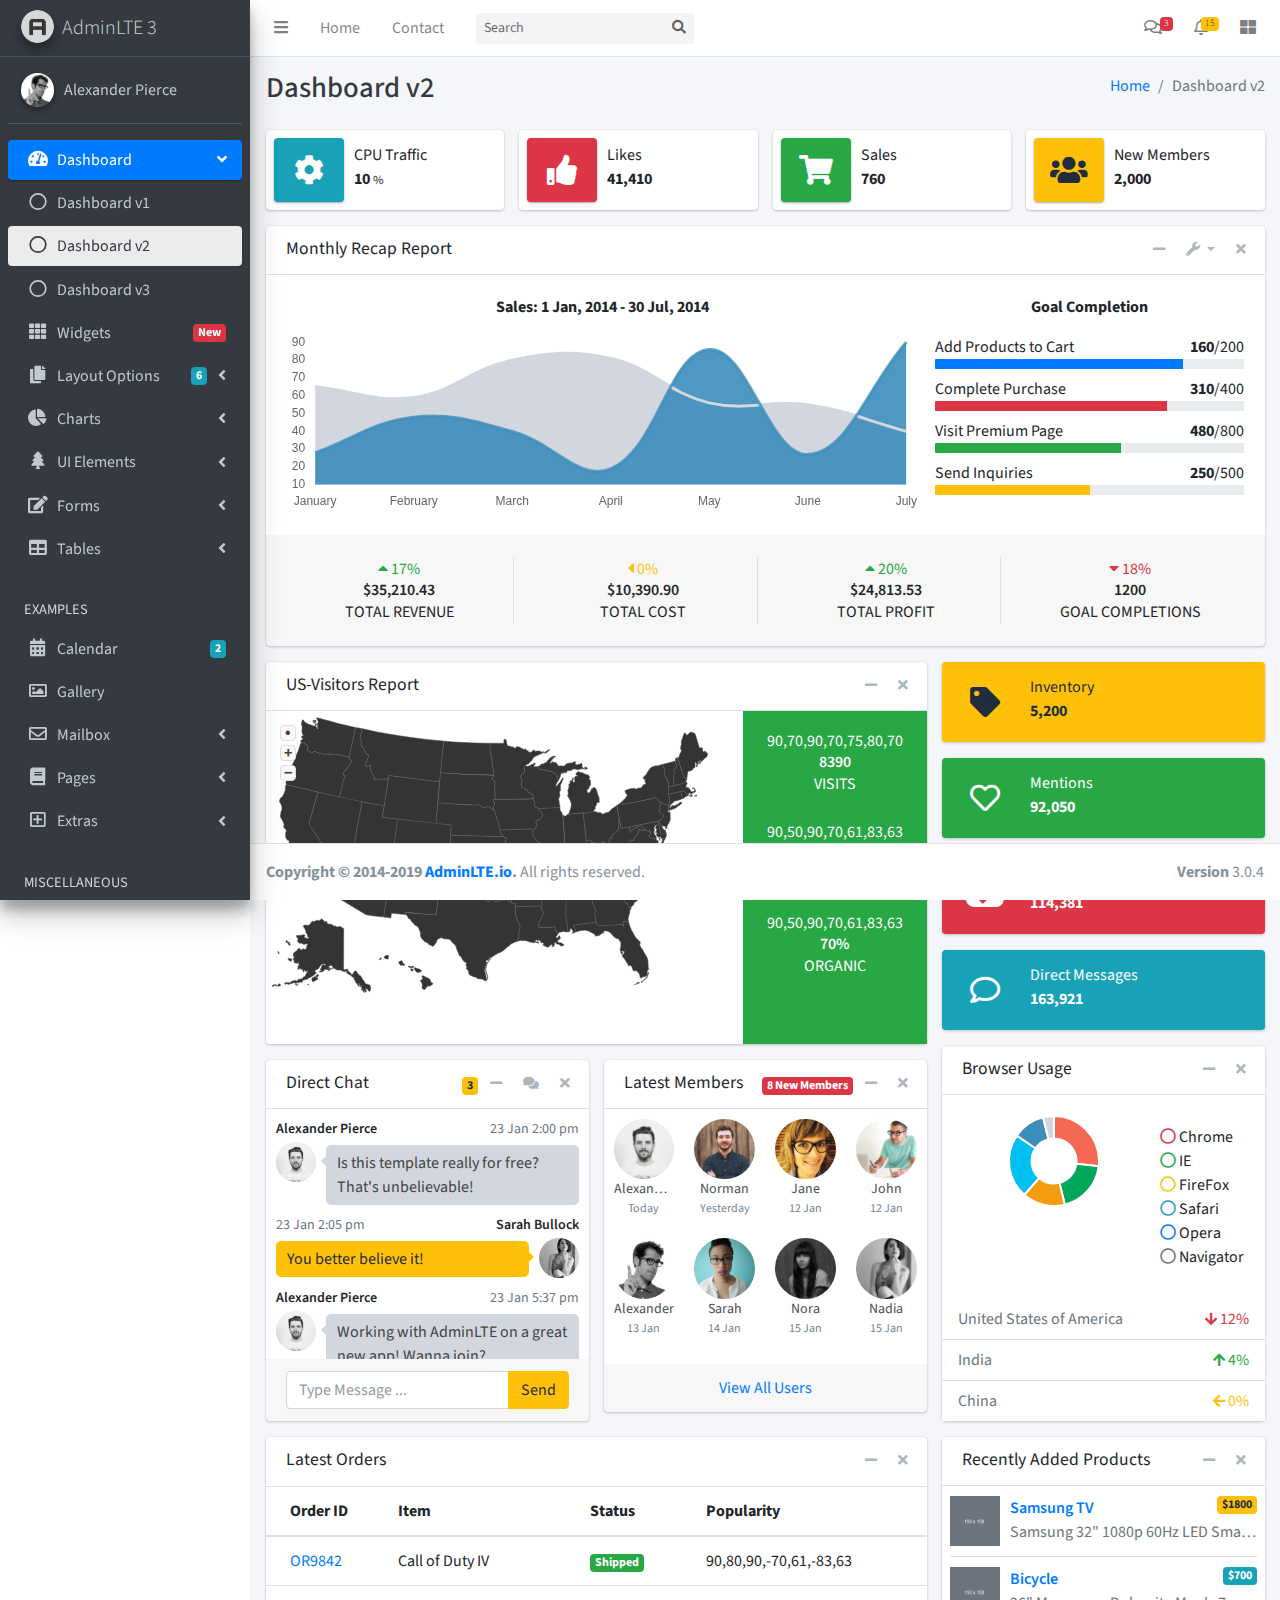
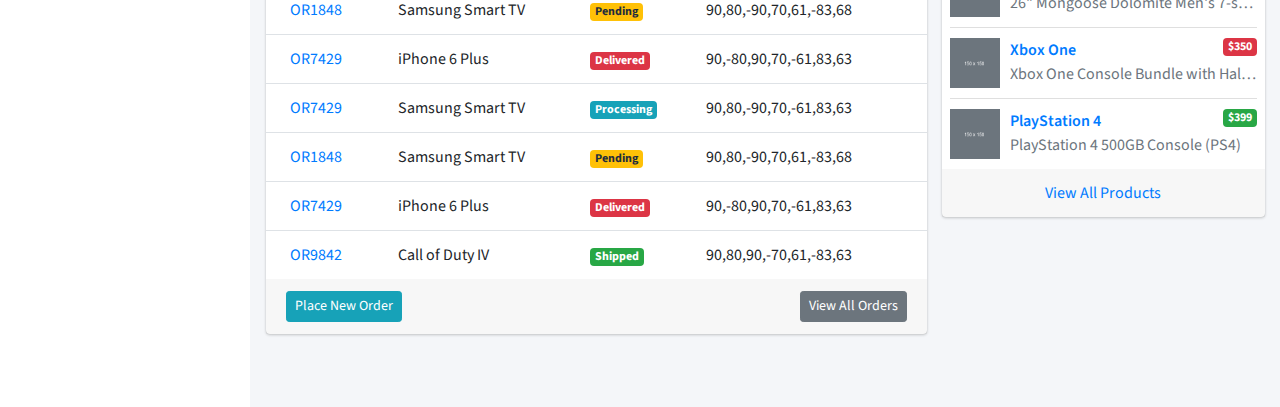
<file: perfil administrador/index2.html>
<!DOCTYPE html>
<html lang="en">
<head>
  <meta charset="utf-8">
  <meta name="viewport" content="width=device-width, initial-scale=1">
  <meta http-equiv="x-ua-compatible" content="ie=edge">

  <title>AdminLTE 3 | Dashboard 2</title>

  <!-- Font Awesome Icons -->
  <link rel="stylesheet" href="plugins/fontawesome-free/css/all.min.css">
  <!-- overlayScrollbars -->
  <link rel="stylesheet" href="plugins/overlayScrollbars/css/OverlayScrollbars.min.css">
  <!-- Theme style -->
  <link rel="stylesheet" href="dist/css/adminlte.min.css">
  <!-- Google Font: Source Sans Pro -->
  <link href="https://fonts.googleapis.com/css?family=Source+Sans+Pro:300,400,400i,700" rel="stylesheet">
</head>
<body class="hold-transition sidebar-mini layout-fixed layout-navbar-fixed layout-footer-fixed">
<div class="wrapper">
  <!-- Navbar -->
  <nav class="main-header navbar navbar-expand navbar-white navbar-light">
    <!-- Left navbar links -->
    <ul class="navbar-nav">
      <li class="nav-item">
        <a class="nav-link" data-widget="pushmenu" href="#" role="button"><i class="fas fa-bars"></i></a>
      </li>
      <li class="nav-item d-none d-sm-inline-block">
        <a href="index3.html" class="nav-link">Home</a>
      </li>
      <li class="nav-item d-none d-sm-inline-block">
        <a href="#" class="nav-link">Contact</a>
      </li>
    </ul>

    <!-- SEARCH FORM -->
    <form class="form-inline ml-3">
      <div class="input-group input-group-sm">
        <input class="form-control form-control-navbar" type="search" placeholder="Search" aria-label="Search">
        <div class="input-group-append">
          <button class="btn btn-navbar" type="submit">
            <i class="fas fa-search"></i>
          </button>
        </div>
      </div>
    </form>

    <!-- Right navbar links -->
    <ul class="navbar-nav ml-auto">
      <!-- Messages Dropdown Menu -->
      <li class="nav-item dropdown">
        <a class="nav-link" data-toggle="dropdown" href="#">
          <i class="far fa-comments"></i>
          <span class="badge badge-danger navbar-badge">3</span>
        </a>
        <div class="dropdown-menu dropdown-menu-lg dropdown-menu-right">
          <a href="#" class="dropdown-item">
            <!-- Message Start -->
            <div class="media">
              <img src="dist/img/user1-128x128.jpg" alt="User Avatar" class="img-size-50 mr-3 img-circle">
              <div class="media-body">
                <h3 class="dropdown-item-title">
                  Brad Diesel
                  <span class="float-right text-sm text-danger"><i class="fas fa-star"></i></span>
                </h3>
                <p class="text-sm">Call me whenever you can...</p>
                <p class="text-sm text-muted"><i class="far fa-clock mr-1"></i> 4 Hours Ago</p>
              </div>
            </div>
            <!-- Message End -->
          </a>
          <div class="dropdown-divider"></div>
          <a href="#" class="dropdown-item">
            <!-- Message Start -->
            <div class="media">
              <img src="dist/img/user8-128x128.jpg" alt="User Avatar" class="img-size-50 img-circle mr-3">
              <div class="media-body">
                <h3 class="dropdown-item-title">
                  John Pierce
                  <span class="float-right text-sm text-muted"><i class="fas fa-star"></i></span>
                </h3>
                <p class="text-sm">I got your message bro</p>
                <p class="text-sm text-muted"><i class="far fa-clock mr-1"></i> 4 Hours Ago</p>
              </div>
            </div>
            <!-- Message End -->
          </a>
          <div class="dropdown-divider"></div>
          <a href="#" class="dropdown-item">
            <!-- Message Start -->
            <div class="media">
              <img src="dist/img/user3-128x128.jpg" alt="User Avatar" class="img-size-50 img-circle mr-3">
              <div class="media-body">
                <h3 class="dropdown-item-title">
                  Nora Silvester
                  <span class="float-right text-sm text-warning"><i class="fas fa-star"></i></span>
                </h3>
                <p class="text-sm">The subject goes here</p>
                <p class="text-sm text-muted"><i class="far fa-clock mr-1"></i> 4 Hours Ago</p>
              </div>
            </div>
            <!-- Message End -->
          </a>
          <div class="dropdown-divider"></div>
          <a href="#" class="dropdown-item dropdown-footer">See All Messages</a>
        </div>
      </li>
      <!-- Notifications Dropdown Menu -->
      <li class="nav-item dropdown">
        <a class="nav-link" data-toggle="dropdown" href="#">
          <i class="far fa-bell"></i>
          <span class="badge badge-warning navbar-badge">15</span>
        </a>
        <div class="dropdown-menu dropdown-menu-lg dropdown-menu-right">
          <span class="dropdown-item dropdown-header">15 Notifications</span>
          <div class="dropdown-divider"></div>
          <a href="#" class="dropdown-item">
            <i class="fas fa-envelope mr-2"></i> 4 new messages
            <span class="float-right text-muted text-sm">3 mins</span>
          </a>
          <div class="dropdown-divider"></div>
          <a href="#" class="dropdown-item">
            <i class="fas fa-users mr-2"></i> 8 friend requests
            <span class="float-right text-muted text-sm">12 hours</span>
          </a>
          <div class="dropdown-divider"></div>
          <a href="#" class="dropdown-item">
            <i class="fas fa-file mr-2"></i> 3 new reports
            <span class="float-right text-muted text-sm">2 days</span>
          </a>
          <div class="dropdown-divider"></div>
          <a href="#" class="dropdown-item dropdown-footer">See All Notifications</a>
        </div>
      </li>
      <li class="nav-item">
        <a class="nav-link" data-widget="control-sidebar" data-slide="true" href="#" role="button"><i
            class="fas fa-th-large"></i></a>
      </li>
    </ul>
  </nav>
  <!-- /.navbar -->

  <!-- Main Sidebar Container -->
  <aside class="main-sidebar sidebar-dark-primary elevation-4">
    <!-- Brand Logo -->
    <a href="index3.html" class="brand-link">
      <img src="dist/img/AdminLTELogo.png" alt="AdminLTE Logo" class="brand-image img-circle elevation-3"
           style="opacity: .8">
      <span class="brand-text font-weight-light">AdminLTE 3</span>
    </a>

    <!-- Sidebar -->
    <div class="sidebar">
      <!-- Sidebar user panel (optional) -->
      <div class="user-panel mt-3 pb-3 mb-3 d-flex">
        <div class="image">
          <img src="dist/img/user2-160x160.jpg" class="img-circle elevation-2" alt="User Image">
        </div>
        <div class="info">
          <a href="#" class="d-block">Alexander Pierce</a>
        </div>
      </div>

      <!-- Sidebar Menu -->
      <nav class="mt-2">
        <ul class="nav nav-pills nav-sidebar flex-column" data-widget="treeview" role="menu" data-accordion="false">
          <!-- Add icons to the links using the .nav-icon class
               with font-awesome or any other icon font library -->
          <li class="nav-item has-treeview menu-open">
            <a href="#" class="nav-link active">
              <i class="nav-icon fas fa-tachometer-alt"></i>
              <p>
                Dashboard
                <i class="right fas fa-angle-left"></i>
              </p>
            </a>
            <ul class="nav nav-treeview">
              <li class="nav-item">
                <a href="./index.html" class="nav-link">
                  <i class="far fa-circle nav-icon"></i>
                  <p>Dashboard v1</p>
                </a>
              </li>
              <li class="nav-item">
                <a href="./index2.html" class="nav-link active">
                  <i class="far fa-circle nav-icon"></i>
                  <p>Dashboard v2</p>
                </a>
              </li>
              <li class="nav-item">
                <a href="./index3.html" class="nav-link">
                  <i class="far fa-circle nav-icon"></i>
                  <p>Dashboard v3</p>
                </a>
              </li>
            </ul>
          </li>
          <li class="nav-item">
            <a href="pages/widgets.html" class="nav-link">
              <i class="nav-icon fas fa-th"></i>
              <p>
                Widgets
                <span class="right badge badge-danger">New</span>
              </p>
            </a>
          </li>
          <li class="nav-item has-treeview">
            <a href="#" class="nav-link">
              <i class="nav-icon fas fa-copy"></i>
              <p>
                Layout Options
                <i class="fas fa-angle-left right"></i>
                <span class="badge badge-info right">6</span>
              </p>
            </a>
            <ul class="nav nav-treeview">
              <li class="nav-item">
                <a href="pages/layout/top-nav.html" class="nav-link">
                  <i class="far fa-circle nav-icon"></i>
                  <p>Top Navigation</p>
                </a>
              </li>
              <li class="nav-item">
                <a href="pages/layout/top-nav-sidebar.html" class="nav-link">
                  <i class="far fa-circle nav-icon"></i>
                  <p>Top Navigation + Sidebar</p>
                </a>
              </li>
              <li class="nav-item">
                <a href="pages/layout/boxed.html" class="nav-link">
                  <i class="far fa-circle nav-icon"></i>
                  <p>Boxed</p>
                </a>
              </li>
              <li class="nav-item">
                <a href="pages/layout/fixed-sidebar.html" class="nav-link">
                  <i class="far fa-circle nav-icon"></i>
                  <p>Fixed Sidebar</p>
                </a>
              </li>
              <li class="nav-item">
                <a href="pages/layout/fixed-topnav.html" class="nav-link">
                  <i class="far fa-circle nav-icon"></i>
                  <p>Fixed Navbar</p>
                </a>
              </li>
              <li class="nav-item">
                <a href="pages/layout/fixed-footer.html" class="nav-link">
                  <i class="far fa-circle nav-icon"></i>
                  <p>Fixed Footer</p>
                </a>
              </li>
              <li class="nav-item">
                <a href="pages/layout/collapsed-sidebar.html" class="nav-link">
                  <i class="far fa-circle nav-icon"></i>
                  <p>Collapsed Sidebar</p>
                </a>
              </li>
            </ul>
          </li>
          <li class="nav-item has-treeview">
            <a href="#" class="nav-link">
              <i class="nav-icon fas fa-chart-pie"></i>
              <p>
                Charts
                <i class="right fas fa-angle-left"></i>
              </p>
            </a>
            <ul class="nav nav-treeview">
              <li class="nav-item">
                <a href="pages/charts/chartjs.html" class="nav-link">
                  <i class="far fa-circle nav-icon"></i>
                  <p>ChartJS</p>
                </a>
              </li>
              <li class="nav-item">
                <a href="pages/charts/flot.html" class="nav-link">
                  <i class="far fa-circle nav-icon"></i>
                  <p>Flot</p>
                </a>
              </li>
              <li class="nav-item">
                <a href="pages/charts/inline.html" class="nav-link">
                  <i class="far fa-circle nav-icon"></i>
                  <p>Inline</p>
                </a>
              </li>
            </ul>
          </li>
          <li class="nav-item has-treeview">
            <a href="#" class="nav-link">
              <i class="nav-icon fas fa-tree"></i>
              <p>
                UI Elements
                <i class="fas fa-angle-left right"></i>
              </p>
            </a>
            <ul class="nav nav-treeview">
              <li class="nav-item">
                <a href="pages/UI/general.html" class="nav-link">
                  <i class="far fa-circle nav-icon"></i>
                  <p>General</p>
                </a>
              </li>
              <li class="nav-item">
                <a href="pages/UI/icons.html" class="nav-link">
                  <i class="far fa-circle nav-icon"></i>
                  <p>Icons</p>
                </a>
              </li>
              <li class="nav-item">
                <a href="pages/UI/buttons.html" class="nav-link">
                  <i class="far fa-circle nav-icon"></i>
                  <p>Buttons</p>
                </a>
              </li>
              <li class="nav-item">
                <a href="pages/UI/sliders.html" class="nav-link">
                  <i class="far fa-circle nav-icon"></i>
                  <p>Sliders</p>
                </a>
              </li>
              <li class="nav-item">
                <a href="pages/UI/modals.html" class="nav-link">
                  <i class="far fa-circle nav-icon"></i>
                  <p>Modals & Alerts</p>
                </a>
              </li>
              <li class="nav-item">
                <a href="pages/UI/navbar.html" class="nav-link">
                  <i class="far fa-circle nav-icon"></i>
                  <p>Navbar & Tabs</p>
                </a>
              </li>
              <li class="nav-item">
                <a href="pages/UI/timeline.html" class="nav-link">
                  <i class="far fa-circle nav-icon"></i>
                  <p>Timeline</p>
                </a>
              </li>
              <li class="nav-item">
                <a href="pages/UI/ribbons.html" class="nav-link">
                  <i class="far fa-circle nav-icon"></i>
                  <p>Ribbons</p>
                </a>
              </li>
            </ul>
          </li>
          <li class="nav-item has-treeview">
            <a href="#" class="nav-link">
              <i class="nav-icon fas fa-edit"></i>
              <p>
                Forms
                <i class="fas fa-angle-left right"></i>
              </p>
            </a>
            <ul class="nav nav-treeview">
              <li class="nav-item">
                <a href="pages/forms/general.html" class="nav-link">
                  <i class="far fa-circle nav-icon"></i>
                  <p>General Elements</p>
                </a>
              </li>
              <li class="nav-item">
                <a href="pages/forms/advanced.html" class="nav-link">
                  <i class="far fa-circle nav-icon"></i>
                  <p>Advanced Elements</p>
                </a>
              </li>
              <li class="nav-item">
                <a href="pages/forms/editors.html" class="nav-link">
                  <i class="far fa-circle nav-icon"></i>
                  <p>Editors</p>
                </a>
              </li>
              <li class="nav-item">
                <a href="pages/forms/validation.html" class="nav-link">
                  <i class="far fa-circle nav-icon"></i>
                  <p>Validation</p>
                </a>
              </li>
            </ul>
          </li>
          <li class="nav-item has-treeview">
            <a href="#" class="nav-link">
              <i class="nav-icon fas fa-table"></i>
              <p>
                Tables
                <i class="fas fa-angle-left right"></i>
              </p>
            </a>
            <ul class="nav nav-treeview">
              <li class="nav-item">
                <a href="pages/tables/simple.html" class="nav-link">
                  <i class="far fa-circle nav-icon"></i>
                  <p>Simple Tables</p>
                </a>
              </li>
              <li class="nav-item">
                <a href="pages/tables/data.html" class="nav-link">
                  <i class="far fa-circle nav-icon"></i>
                  <p>DataTables</p>
                </a>
              </li>
              <li class="nav-item">
                <a href="pages/tables/jsgrid.html" class="nav-link">
                  <i class="far fa-circle nav-icon"></i>
                  <p>jsGrid</p>
                </a>
              </li>
            </ul>
          </li>
          <li class="nav-header">EXAMPLES</li>
          <li class="nav-item">
            <a href="pages/calendar.html" class="nav-link">
              <i class="nav-icon fas fa-calendar-alt"></i>
              <p>
                Calendar
                <span class="badge badge-info right">2</span>
              </p>
            </a>
          </li>
          <li class="nav-item">
            <a href="pages/gallery.html" class="nav-link">
              <i class="nav-icon far fa-image"></i>
              <p>
                Gallery
              </p>
            </a>
          </li>
          <li class="nav-item has-treeview">
            <a href="#" class="nav-link">
              <i class="nav-icon far fa-envelope"></i>
              <p>
                Mailbox
                <i class="fas fa-angle-left right"></i>
              </p>
            </a>
            <ul class="nav nav-treeview">
              <li class="nav-item">
                <a href="pages/mailbox/mailbox.html" class="nav-link">
                  <i class="far fa-circle nav-icon"></i>
                  <p>Inbox</p>
                </a>
              </li>
              <li class="nav-item">
                <a href="pages/mailbox/compose.html" class="nav-link">
                  <i class="far fa-circle nav-icon"></i>
                  <p>Compose</p>
                </a>
              </li>
              <li class="nav-item">
                <a href="pages/mailbox/read-mail.html" class="nav-link">
                  <i class="far fa-circle nav-icon"></i>
                  <p>Read</p>
                </a>
              </li>
            </ul>
          </li>
          <li class="nav-item has-treeview">
            <a href="#" class="nav-link">
              <i class="nav-icon fas fa-book"></i>
              <p>
                Pages
                <i class="fas fa-angle-left right"></i>
              </p>
            </a>
            <ul class="nav nav-treeview">
              <li class="nav-item">
                <a href="pages/examples/invoice.html" class="nav-link">
                  <i class="far fa-circle nav-icon"></i>
                  <p>Invoice</p>
                </a>
              </li>
              <li class="nav-item">
                <a href="pages/examples/profile.html" class="nav-link">
                  <i class="far fa-circle nav-icon"></i>
                  <p>Profile</p>
                </a>
              </li>
              <li class="nav-item">
                <a href="pages/examples/e-commerce.html" class="nav-link">
                  <i class="far fa-circle nav-icon"></i>
                  <p>E-commerce</p>
                </a>
              </li>
              <li class="nav-item">
                <a href="pages/examples/projects.html" class="nav-link">
                  <i class="far fa-circle nav-icon"></i>
                  <p>Projects</p>
                </a>
              </li>
              <li class="nav-item">
                <a href="pages/examples/project-add.html" class="nav-link">
                  <i class="far fa-circle nav-icon"></i>
                  <p>Project Add</p>
                </a>
              </li>
              <li class="nav-item">
                <a href="pages/examples/project-edit.html" class="nav-link">
                  <i class="far fa-circle nav-icon"></i>
                  <p>Project Edit</p>
                </a>
              </li>
              <li class="nav-item">
                <a href="pages/examples/project-detail.html" class="nav-link">
                  <i class="far fa-circle nav-icon"></i>
                  <p>Project Detail</p>
                </a>
              </li>
              <li class="nav-item">
                <a href="pages/examples/contacts.html" class="nav-link">
                  <i class="far fa-circle nav-icon"></i>
                  <p>Contacts</p>
                </a>
              </li>
            </ul>
          </li>
          <li class="nav-item has-treeview">
            <a href="#" class="nav-link">
              <i class="nav-icon far fa-plus-square"></i>
              <p>
                Extras
                <i class="fas fa-angle-left right"></i>
              </p>
            </a>
            <ul class="nav nav-treeview">
              <li class="nav-item">
                <a href="pages/examples/login.html" class="nav-link">
                  <i class="far fa-circle nav-icon"></i>
                  <p>Login</p>
                </a>
              </li>
              <li class="nav-item">
                <a href="pages/examples/register.html" class="nav-link">
                  <i class="far fa-circle nav-icon"></i>
                  <p>Register</p>
                </a>
              </li>
              <li class="nav-item">
                <a href="pages/examples/forgot-password.html" class="nav-link">
                  <i class="far fa-circle nav-icon"></i>
                  <p>Forgot Password</p>
                </a>
              </li>
              <li class="nav-item">
                <a href="pages/examples/recover-password.html" class="nav-link">
                  <i class="far fa-circle nav-icon"></i>
                  <p>Recover Password</p>
                </a>
              </li>
              <li class="nav-item">
                <a href="pages/examples/lockscreen.html" class="nav-link">
                  <i class="far fa-circle nav-icon"></i>
                  <p>Lockscreen</p>
                </a>
              </li>
              <li class="nav-item">
                <a href="pages/examples/legacy-user-menu.html" class="nav-link">
                  <i class="far fa-circle nav-icon"></i>
                  <p>Legacy User Menu</p>
                </a>
              </li>
              <li class="nav-item">
                <a href="pages/examples/language-menu.html" class="nav-link">
                  <i class="far fa-circle nav-icon"></i>
                  <p>Language Menu</p>
                </a>
              </li>
              <li class="nav-item">
                <a href="pages/examples/404.html" class="nav-link">
                  <i class="far fa-circle nav-icon"></i>
                  <p>Error 404</p>
                </a>
              </li>
              <li class="nav-item">
                <a href="pages/examples/500.html" class="nav-link">
                  <i class="far fa-circle nav-icon"></i>
                  <p>Error 500</p>
                </a>
              </li>
              <li class="nav-item">
                <a href="pages/examples/pace.html" class="nav-link">
                  <i class="far fa-circle nav-icon"></i>
                  <p>Pace</p>
                </a>
              </li>
              <li class="nav-item">
                <a href="pages/examples/blank.html" class="nav-link">
                  <i class="far fa-circle nav-icon"></i>
                  <p>Blank Page</p>
                </a>
              </li>
              <li class="nav-item">
                <a href="starter.html" class="nav-link">
                  <i class="far fa-circle nav-icon"></i>
                  <p>Starter Page</p>
                </a>
              </li>
            </ul>
          </li>
          <li class="nav-header">MISCELLANEOUS</li>
          <li class="nav-item">
            <a href="https://adminlte.io/docs/3.0" class="nav-link">
              <i class="nav-icon fas fa-file"></i>
              <p>Documentation</p>
            </a>
          </li>
          <li class="nav-header">MULTI LEVEL EXAMPLE</li>
          <li class="nav-item">
            <a href="#" class="nav-link">
              <i class="fas fa-circle nav-icon"></i>
              <p>Level 1</p>
            </a>
          </li>
          <li class="nav-item has-treeview">
            <a href="#" class="nav-link">
              <i class="nav-icon fas fa-circle"></i>
              <p>
                Level 1
                <i class="right fas fa-angle-left"></i>
              </p>
            </a>
            <ul class="nav nav-treeview">
              <li class="nav-item">
                <a href="#" class="nav-link">
                  <i class="far fa-circle nav-icon"></i>
                  <p>Level 2</p>
                </a>
              </li>
              <li class="nav-item has-treeview">
                <a href="#" class="nav-link">
                  <i class="far fa-circle nav-icon"></i>
                  <p>
                    Level 2
                    <i class="right fas fa-angle-left"></i>
                  </p>
                </a>
                <ul class="nav nav-treeview">
                  <li class="nav-item">
                    <a href="#" class="nav-link">
                      <i class="far fa-dot-circle nav-icon"></i>
                      <p>Level 3</p>
                    </a>
                  </li>
                  <li class="nav-item">
                    <a href="#" class="nav-link">
                      <i class="far fa-dot-circle nav-icon"></i>
                      <p>Level 3</p>
                    </a>
                  </li>
                  <li class="nav-item">
                    <a href="#" class="nav-link">
                      <i class="far fa-dot-circle nav-icon"></i>
                      <p>Level 3</p>
                    </a>
                  </li>
                </ul>
              </li>
              <li class="nav-item">
                <a href="#" class="nav-link">
                  <i class="far fa-circle nav-icon"></i>
                  <p>Level 2</p>
                </a>
              </li>
            </ul>
          </li>
          <li class="nav-item">
            <a href="#" class="nav-link">
              <i class="fas fa-circle nav-icon"></i>
              <p>Level 1</p>
            </a>
          </li>
          <li class="nav-header">LABELS</li>
          <li class="nav-item">
            <a href="#" class="nav-link">
              <i class="nav-icon far fa-circle text-danger"></i>
              <p class="text">Important</p>
            </a>
          </li>
          <li class="nav-item">
            <a href="#" class="nav-link">
              <i class="nav-icon far fa-circle text-warning"></i>
              <p>Warning</p>
            </a>
          </li>
          <li class="nav-item">
            <a href="#" class="nav-link">
              <i class="nav-icon far fa-circle text-info"></i>
              <p>Informational</p>
            </a>
          </li>
        </ul>
      </nav>
      <!-- /.sidebar-menu -->
    </div>
    <!-- /.sidebar -->
  </aside>

  <!-- Content Wrapper. Contains page content -->
  <div class="content-wrapper">
    <!-- Content Header (Page header) -->
    <div class="content-header">
      <div class="container-fluid">
        <div class="row mb-2">
          <div class="col-sm-6">
            <h1 class="m-0 text-dark">Dashboard v2</h1>
          </div><!-- /.col -->
          <div class="col-sm-6">
            <ol class="breadcrumb float-sm-right">
              <li class="breadcrumb-item"><a href="#">Home</a></li>
              <li class="breadcrumb-item active">Dashboard v2</li>
            </ol>
          </div><!-- /.col -->
        </div><!-- /.row -->
      </div><!-- /.container-fluid -->
    </div>
    <!-- /.content-header -->

    <!-- Main content -->
    <section class="content">
      <div class="container-fluid">
        <!-- Info boxes -->
        <div class="row">
          <div class="col-12 col-sm-6 col-md-3">
            <div class="info-box">
              <span class="info-box-icon bg-info elevation-1"><i class="fas fa-cog"></i></span>

              <div class="info-box-content">
                <span class="info-box-text">CPU Traffic</span>
                <span class="info-box-number">
                  10
                  <small>%</small>
                </span>
              </div>
              <!-- /.info-box-content -->
            </div>
            <!-- /.info-box -->
          </div>
          <!-- /.col -->
          <div class="col-12 col-sm-6 col-md-3">
            <div class="info-box mb-3">
              <span class="info-box-icon bg-danger elevation-1"><i class="fas fa-thumbs-up"></i></span>

              <div class="info-box-content">
                <span class="info-box-text">Likes</span>
                <span class="info-box-number">41,410</span>
              </div>
              <!-- /.info-box-content -->
            </div>
            <!-- /.info-box -->
          </div>
          <!-- /.col -->

          <!-- fix for small devices only -->
          <div class="clearfix hidden-md-up"></div>

          <div class="col-12 col-sm-6 col-md-3">
            <div class="info-box mb-3">
              <span class="info-box-icon bg-success elevation-1"><i class="fas fa-shopping-cart"></i></span>

              <div class="info-box-content">
                <span class="info-box-text">Sales</span>
                <span class="info-box-number">760</span>
              </div>
              <!-- /.info-box-content -->
            </div>
            <!-- /.info-box -->
          </div>
          <!-- /.col -->
          <div class="col-12 col-sm-6 col-md-3">
            <div class="info-box mb-3">
              <span class="info-box-icon bg-warning elevation-1"><i class="fas fa-users"></i></span>

              <div class="info-box-content">
                <span class="info-box-text">New Members</span>
                <span class="info-box-number">2,000</span>
              </div>
              <!-- /.info-box-content -->
            </div>
            <!-- /.info-box -->
          </div>
          <!-- /.col -->
        </div>
        <!-- /.row -->

        <div class="row">
          <div class="col-md-12">
            <div class="card">
              <div class="card-header">
                <h5 class="card-title">Monthly Recap Report</h5>

                <div class="card-tools">
                  <button type="button" class="btn btn-tool" data-card-widget="collapse">
                    <i class="fas fa-minus"></i>
                  </button>
                  <div class="btn-group">
                    <button type="button" class="btn btn-tool dropdown-toggle" data-toggle="dropdown">
                      <i class="fas fa-wrench"></i>
                    </button>
                    <div class="dropdown-menu dropdown-menu-right" role="menu">
                      <a href="#" class="dropdown-item">Action</a>
                      <a href="#" class="dropdown-item">Another action</a>
                      <a href="#" class="dropdown-item">Something else here</a>
                      <a class="dropdown-divider"></a>
                      <a href="#" class="dropdown-item">Separated link</a>
                    </div>
                  </div>
                  <button type="button" class="btn btn-tool" data-card-widget="remove">
                    <i class="fas fa-times"></i>
                  </button>
                </div>
              </div>
              <!-- /.card-header -->
              <div class="card-body">
                <div class="row">
                  <div class="col-md-8">
                    <p class="text-center">
                      <strong>Sales: 1 Jan, 2014 - 30 Jul, 2014</strong>
                    </p>

                    <div class="chart">
                      <!-- Sales Chart Canvas -->
                      <canvas id="salesChart" height="180" style="height: 180px;"></canvas>
                    </div>
                    <!-- /.chart-responsive -->
                  </div>
                  <!-- /.col -->
                  <div class="col-md-4">
                    <p class="text-center">
                      <strong>Goal Completion</strong>
                    </p>

                    <div class="progress-group">
                      Add Products to Cart
                      <span class="float-right"><b>160</b>/200</span>
                      <div class="progress progress-sm">
                        <div class="progress-bar bg-primary" style="width: 80%"></div>
                      </div>
                    </div>
                    <!-- /.progress-group -->

                    <div class="progress-group">
                      Complete Purchase
                      <span class="float-right"><b>310</b>/400</span>
                      <div class="progress progress-sm">
                        <div class="progress-bar bg-danger" style="width: 75%"></div>
                      </div>
                    </div>

                    <!-- /.progress-group -->
                    <div class="progress-group">
                      <span class="progress-text">Visit Premium Page</span>
                      <span class="float-right"><b>480</b>/800</span>
                      <div class="progress progress-sm">
                        <div class="progress-bar bg-success" style="width: 60%"></div>
                      </div>
                    </div>

                    <!-- /.progress-group -->
                    <div class="progress-group">
                      Send Inquiries
                      <span class="float-right"><b>250</b>/500</span>
                      <div class="progress progress-sm">
                        <div class="progress-bar bg-warning" style="width: 50%"></div>
                      </div>
                    </div>
                    <!-- /.progress-group -->
                  </div>
                  <!-- /.col -->
                </div>
                <!-- /.row -->
              </div>
              <!-- ./card-body -->
              <div class="card-footer">
                <div class="row">
                  <div class="col-sm-3 col-6">
                    <div class="description-block border-right">
                      <span class="description-percentage text-success"><i class="fas fa-caret-up"></i> 17%</span>
                      <h5 class="description-header">$35,210.43</h5>
                      <span class="description-text">TOTAL REVENUE</span>
                    </div>
                    <!-- /.description-block -->
                  </div>
                  <!-- /.col -->
                  <div class="col-sm-3 col-6">
                    <div class="description-block border-right">
                      <span class="description-percentage text-warning"><i class="fas fa-caret-left"></i> 0%</span>
                      <h5 class="description-header">$10,390.90</h5>
                      <span class="description-text">TOTAL COST</span>
                    </div>
                    <!-- /.description-block -->
                  </div>
                  <!-- /.col -->
                  <div class="col-sm-3 col-6">
                    <div class="description-block border-right">
                      <span class="description-percentage text-success"><i class="fas fa-caret-up"></i> 20%</span>
                      <h5 class="description-header">$24,813.53</h5>
                      <span class="description-text">TOTAL PROFIT</span>
                    </div>
                    <!-- /.description-block -->
                  </div>
                  <!-- /.col -->
                  <div class="col-sm-3 col-6">
                    <div class="description-block">
                      <span class="description-percentage text-danger"><i class="fas fa-caret-down"></i> 18%</span>
                      <h5 class="description-header">1200</h5>
                      <span class="description-text">GOAL COMPLETIONS</span>
                    </div>
                    <!-- /.description-block -->
                  </div>
                </div>
                <!-- /.row -->
              </div>
              <!-- /.card-footer -->
            </div>
            <!-- /.card -->
          </div>
          <!-- /.col -->
        </div>
        <!-- /.row -->

        <!-- Main row -->
        <div class="row">
          <!-- Left col -->
          <div class="col-md-8">
            <!-- MAP & BOX PANE -->
            <div class="card">
              <div class="card-header">
                <h3 class="card-title">US-Visitors Report</h3>

                <div class="card-tools">
                  <button type="button" class="btn btn-tool" data-card-widget="collapse">
                    <i class="fas fa-minus"></i>
                  </button>
                  <button type="button" class="btn btn-tool" data-card-widget="remove">
                    <i class="fas fa-times"></i>
                  </button>
                </div>
              </div>
              <!-- /.card-header -->
              <div class="card-body p-0">
                <div class="d-md-flex">
                  <div class="p-1 flex-fill" style="overflow: hidden">
                    <!-- Map will be created here -->
                    <div id="world-map-markers" style="height: 325px; overflow: hidden">
                      <div class="map"></div>
                    </div>
                  </div>
                  <div class="card-pane-right bg-success pt-2 pb-2 pl-4 pr-4">
                    <div class="description-block mb-4">
                      <div class="sparkbar pad" data-color="#fff">90,70,90,70,75,80,70</div>
                      <h5 class="description-header">8390</h5>
                      <span class="description-text">Visits</span>
                    </div>
                    <!-- /.description-block -->
                    <div class="description-block mb-4">
                      <div class="sparkbar pad" data-color="#fff">90,50,90,70,61,83,63</div>
                      <h5 class="description-header">30%</h5>
                      <span class="description-text">Referrals</span>
                    </div>
                    <!-- /.description-block -->
                    <div class="description-block">
                      <div class="sparkbar pad" data-color="#fff">90,50,90,70,61,83,63</div>
                      <h5 class="description-header">70%</h5>
                      <span class="description-text">Organic</span>
                    </div>
                    <!-- /.description-block -->
                  </div><!-- /.card-pane-right -->
                </div><!-- /.d-md-flex -->
              </div>
              <!-- /.card-body -->
            </div>
            <!-- /.card -->
            <div class="row">
              <div class="col-md-6">
                <!-- DIRECT CHAT -->
                <div class="card direct-chat direct-chat-warning">
                  <div class="card-header">
                    <h3 class="card-title">Direct Chat</h3>

                    <div class="card-tools">
                      <span data-toggle="tooltip" title="3 New Messages" class="badge badge-warning">3</span>
                      <button type="button" class="btn btn-tool" data-card-widget="collapse"><i class="fas fa-minus"></i>
                      </button>
                      <button type="button" class="btn btn-tool" data-toggle="tooltip" title="Contacts"
                              data-widget="chat-pane-toggle">
                        <i class="fas fa-comments"></i></button>
                      <button type="button" class="btn btn-tool" data-card-widget="remove"><i class="fas fa-times"></i>
                      </button>
                    </div>
                  </div>
                  <!-- /.card-header -->
                  <div class="card-body">
                    <!-- Conversations are loaded here -->
                    <div class="direct-chat-messages">
                      <!-- Message. Default to the left -->
                      <div class="direct-chat-msg">
                        <div class="direct-chat-infos clearfix">
                          <span class="direct-chat-name float-left">Alexander Pierce</span>
                          <span class="direct-chat-timestamp float-right">23 Jan 2:00 pm</span>
                        </div>
                        <!-- /.direct-chat-infos -->
                        <img class="direct-chat-img" src="dist/img/user1-128x128.jpg" alt="message user image">
                        <!-- /.direct-chat-img -->
                        <div class="direct-chat-text">
                          Is this template really for free? That's unbelievable!
                        </div>
                        <!-- /.direct-chat-text -->
                      </div>
                      <!-- /.direct-chat-msg -->

                      <!-- Message to the right -->
                      <div class="direct-chat-msg right">
                        <div class="direct-chat-infos clearfix">
                          <span class="direct-chat-name float-right">Sarah Bullock</span>
                          <span class="direct-chat-timestamp float-left">23 Jan 2:05 pm</span>
                        </div>
                        <!-- /.direct-chat-infos -->
                        <img class="direct-chat-img" src="dist/img/user3-128x128.jpg" alt="message user image">
                        <!-- /.direct-chat-img -->
                        <div class="direct-chat-text">
                          You better believe it!
                        </div>
                        <!-- /.direct-chat-text -->
                      </div>
                      <!-- /.direct-chat-msg -->

                      <!-- Message. Default to the left -->
                      <div class="direct-chat-msg">
                        <div class="direct-chat-infos clearfix">
                          <span class="direct-chat-name float-left">Alexander Pierce</span>
                          <span class="direct-chat-timestamp float-right">23 Jan 5:37 pm</span>
                        </div>
                        <!-- /.direct-chat-infos -->
                        <img class="direct-chat-img" src="dist/img/user1-128x128.jpg" alt="message user image">
                        <!-- /.direct-chat-img -->
                        <div class="direct-chat-text">
                          Working with AdminLTE on a great new app! Wanna join?
                        </div>
                        <!-- /.direct-chat-text -->
                      </div>
                      <!-- /.direct-chat-msg -->

                      <!-- Message to the right -->
                      <div class="direct-chat-msg right">
                        <div class="direct-chat-infos clearfix">
                          <span class="direct-chat-name float-right">Sarah Bullock</span>
                          <span class="direct-chat-timestamp float-left">23 Jan 6:10 pm</span>
                        </div>
                        <!-- /.direct-chat-infos -->
                        <img class="direct-chat-img" src="dist/img/user3-128x128.jpg" alt="message user image">
                        <!-- /.direct-chat-img -->
                        <div class="direct-chat-text">
                          I would love to.
                        </div>
                        <!-- /.direct-chat-text -->
                      </div>
                      <!-- /.direct-chat-msg -->

                    </div>
                    <!--/.direct-chat-messages-->

                    <!-- Contacts are loaded here -->
                    <div class="direct-chat-contacts">
                      <ul class="contacts-list">
                        <li>
                          <a href="#">
                            <img class="contacts-list-img" src="dist/img/user1-128x128.jpg">

                            <div class="contacts-list-info">
                              <span class="contacts-list-name">
                                Count Dracula
                                <small class="contacts-list-date float-right">2/28/2015</small>
                              </span>
                              <span class="contacts-list-msg">How have you been? I was...</span>
                            </div>
                            <!-- /.contacts-list-info -->
                          </a>
                        </li>
                        <!-- End Contact Item -->
                        <li>
                          <a href="#">
                            <img class="contacts-list-img" src="dist/img/user7-128x128.jpg">

                            <div class="contacts-list-info">
                              <span class="contacts-list-name">
                                Sarah Doe
                                <small class="contacts-list-date float-right">2/23/2015</small>
                              </span>
                              <span class="contacts-list-msg">I will be waiting for...</span>
                            </div>
                            <!-- /.contacts-list-info -->
                          </a>
                        </li>
                        <!-- End Contact Item -->
                        <li>
                          <a href="#">
                            <img class="contacts-list-img" src="dist/img/user3-128x128.jpg">

                            <div class="contacts-list-info">
                              <span class="contacts-list-name">
                                Nadia Jolie
                                <small class="contacts-list-date float-right">2/20/2015</small>
                              </span>
                              <span class="contacts-list-msg">I'll call you back at...</span>
                            </div>
                            <!-- /.contacts-list-info -->
                          </a>
                        </li>
                        <!-- End Contact Item -->
                        <li>
                          <a href="#">
                            <img class="contacts-list-img" src="dist/img/user5-128x128.jpg">

                            <div class="contacts-list-info">
                              <span class="contacts-list-name">
                                Nora S. Vans
                                <small class="contacts-list-date float-right">2/10/2015</small>
                              </span>
                              <span class="contacts-list-msg">Where is your new...</span>
                            </div>
                            <!-- /.contacts-list-info -->
                          </a>
                        </li>
                        <!-- End Contact Item -->
                        <li>
                          <a href="#">
                            <img class="contacts-list-img" src="dist/img/user6-128x128.jpg">

                            <div class="contacts-list-info">
                              <span class="contacts-list-name">
                                John K.
                                <small class="contacts-list-date float-right">1/27/2015</small>
                              </span>
                              <span class="contacts-list-msg">Can I take a look at...</span>
                            </div>
                            <!-- /.contacts-list-info -->
                          </a>
                        </li>
                        <!-- End Contact Item -->
                        <li>
                          <a href="#">
                            <img class="contacts-list-img" src="dist/img/user8-128x128.jpg">

                            <div class="contacts-list-info">
                              <span class="contacts-list-name">
                                Kenneth M.
                                <small class="contacts-list-date float-right">1/4/2015</small>
                              </span>
                              <span class="contacts-list-msg">Never mind I found...</span>
                            </div>
                            <!-- /.contacts-list-info -->
                          </a>
                        </li>
                        <!-- End Contact Item -->
                      </ul>
                      <!-- /.contacts-list -->
                    </div>
                    <!-- /.direct-chat-pane -->
                  </div>
                  <!-- /.card-body -->
                  <div class="card-footer">
                    <form action="#" method="post">
                      <div class="input-group">
                        <input type="text" name="message" placeholder="Type Message ..." class="form-control">
                        <span class="input-group-append">
                          <button type="button" class="btn btn-warning">Send</button>
                        </span>
                      </div>
                    </form>
                  </div>
                  <!-- /.card-footer-->
                </div>
                <!--/.direct-chat -->
              </div>
              <!-- /.col -->

              <div class="col-md-6">
                <!-- USERS LIST -->
                <div class="card">
                  <div class="card-header">
                    <h3 class="card-title">Latest Members</h3>

                    <div class="card-tools">
                      <span class="badge badge-danger">8 New Members</span>
                      <button type="button" class="btn btn-tool" data-card-widget="collapse"><i class="fas fa-minus"></i>
                      </button>
                      <button type="button" class="btn btn-tool" data-card-widget="remove"><i class="fas fa-times"></i>
                      </button>
                    </div>
                  </div>
                  <!-- /.card-header -->
                  <div class="card-body p-0">
                    <ul class="users-list clearfix">
                      <li>
                        <img src="dist/img/user1-128x128.jpg" alt="User Image">
                        <a class="users-list-name" href="#">Alexander Pierce</a>
                        <span class="users-list-date">Today</span>
                      </li>
                      <li>
                        <img src="dist/img/user8-128x128.jpg" alt="User Image">
                        <a class="users-list-name" href="#">Norman</a>
                        <span class="users-list-date">Yesterday</span>
                      </li>
                      <li>
                        <img src="dist/img/user7-128x128.jpg" alt="User Image">
                        <a class="users-list-name" href="#">Jane</a>
                        <span class="users-list-date">12 Jan</span>
                      </li>
                      <li>
                        <img src="dist/img/user6-128x128.jpg" alt="User Image">
                        <a class="users-list-name" href="#">John</a>
                        <span class="users-list-date">12 Jan</span>
                      </li>
                      <li>
                        <img src="dist/img/user2-160x160.jpg" alt="User Image">
                        <a class="users-list-name" href="#">Alexander</a>
                        <span class="users-list-date">13 Jan</span>
                      </li>
                      <li>
                        <img src="dist/img/user5-128x128.jpg" alt="User Image">
                        <a class="users-list-name" href="#">Sarah</a>
                        <span class="users-list-date">14 Jan</span>
                      </li>
                      <li>
                        <img src="dist/img/user4-128x128.jpg" alt="User Image">
                        <a class="users-list-name" href="#">Nora</a>
                        <span class="users-list-date">15 Jan</span>
                      </li>
                      <li>
                        <img src="dist/img/user3-128x128.jpg" alt="User Image">
                        <a class="users-list-name" href="#">Nadia</a>
                        <span class="users-list-date">15 Jan</span>
                      </li>
                    </ul>
                    <!-- /.users-list -->
                  </div>
                  <!-- /.card-body -->
                  <div class="card-footer text-center">
                    <a href="javascript::">View All Users</a>
                  </div>
                  <!-- /.card-footer -->
                </div>
                <!--/.card -->
              </div>
              <!-- /.col -->
            </div>
            <!-- /.row -->

            <!-- TABLE: LATEST ORDERS -->
            <div class="card">
              <div class="card-header border-transparent">
                <h3 class="card-title">Latest Orders</h3>

                <div class="card-tools">
                  <button type="button" class="btn btn-tool" data-card-widget="collapse">
                    <i class="fas fa-minus"></i>
                  </button>
                  <button type="button" class="btn btn-tool" data-card-widget="remove">
                    <i class="fas fa-times"></i>
                  </button>
                </div>
              </div>
              <!-- /.card-header -->
              <div class="card-body p-0">
                <div class="table-responsive">
                  <table class="table m-0">
                    <thead>
                    <tr>
                      <th>Order ID</th>
                      <th>Item</th>
                      <th>Status</th>
                      <th>Popularity</th>
                    </tr>
                    </thead>
                    <tbody>
                    <tr>
                      <td><a href="pages/examples/invoice.html">OR9842</a></td>
                      <td>Call of Duty IV</td>
                      <td><span class="badge badge-success">Shipped</span></td>
                      <td>
                        <div class="sparkbar" data-color="#00a65a" data-height="20">90,80,90,-70,61,-83,63</div>
                      </td>
                    </tr>
                    <tr>
                      <td><a href="pages/examples/invoice.html">OR1848</a></td>
                      <td>Samsung Smart TV</td>
                      <td><span class="badge badge-warning">Pending</span></td>
                      <td>
                        <div class="sparkbar" data-color="#f39c12" data-height="20">90,80,-90,70,61,-83,68</div>
                      </td>
                    </tr>
                    <tr>
                      <td><a href="pages/examples/invoice.html">OR7429</a></td>
                      <td>iPhone 6 Plus</td>
                      <td><span class="badge badge-danger">Delivered</span></td>
                      <td>
                        <div class="sparkbar" data-color="#f56954" data-height="20">90,-80,90,70,-61,83,63</div>
                      </td>
                    </tr>
                    <tr>
                      <td><a href="pages/examples/invoice.html">OR7429</a></td>
                      <td>Samsung Smart TV</td>
                      <td><span class="badge badge-info">Processing</span></td>
                      <td>
                        <div class="sparkbar" data-color="#00c0ef" data-height="20">90,80,-90,70,-61,83,63</div>
                      </td>
                    </tr>
                    <tr>
                      <td><a href="pages/examples/invoice.html">OR1848</a></td>
                      <td>Samsung Smart TV</td>
                      <td><span class="badge badge-warning">Pending</span></td>
                      <td>
                        <div class="sparkbar" data-color="#f39c12" data-height="20">90,80,-90,70,61,-83,68</div>
                      </td>
                    </tr>
                    <tr>
                      <td><a href="pages/examples/invoice.html">OR7429</a></td>
                      <td>iPhone 6 Plus</td>
                      <td><span class="badge badge-danger">Delivered</span></td>
                      <td>
                        <div class="sparkbar" data-color="#f56954" data-height="20">90,-80,90,70,-61,83,63</div>
                      </td>
                    </tr>
                    <tr>
                      <td><a href="pages/examples/invoice.html">OR9842</a></td>
                      <td>Call of Duty IV</td>
                      <td><span class="badge badge-success">Shipped</span></td>
                      <td>
                        <div class="sparkbar" data-color="#00a65a" data-height="20">90,80,90,-70,61,-83,63</div>
                      </td>
                    </tr>
                    </tbody>
                  </table>
                </div>
                <!-- /.table-responsive -->
              </div>
              <!-- /.card-body -->
              <div class="card-footer clearfix">
                <a href="javascript:void(0)" class="btn btn-sm btn-info float-left">Place New Order</a>
                <a href="javascript:void(0)" class="btn btn-sm btn-secondary float-right">View All Orders</a>
              </div>
              <!-- /.card-footer -->
            </div>
            <!-- /.card -->
          </div>
          <!-- /.col -->

          <div class="col-md-4">
            <!-- Info Boxes Style 2 -->
            <div class="info-box mb-3 bg-warning">
              <span class="info-box-icon"><i class="fas fa-tag"></i></span>

              <div class="info-box-content">
                <span class="info-box-text">Inventory</span>
                <span class="info-box-number">5,200</span>
              </div>
              <!-- /.info-box-content -->
            </div>
            <!-- /.info-box -->
            <div class="info-box mb-3 bg-success">
              <span class="info-box-icon"><i class="far fa-heart"></i></span>

              <div class="info-box-content">
                <span class="info-box-text">Mentions</span>
                <span class="info-box-number">92,050</span>
              </div>
              <!-- /.info-box-content -->
            </div>
            <!-- /.info-box -->
            <div class="info-box mb-3 bg-danger">
              <span class="info-box-icon"><i class="fas fa-cloud-download-alt"></i></span>

              <div class="info-box-content">
                <span class="info-box-text">Downloads</span>
                <span class="info-box-number">114,381</span>
              </div>
              <!-- /.info-box-content -->
            </div>
            <!-- /.info-box -->
            <div class="info-box mb-3 bg-info">
              <span class="info-box-icon"><i class="far fa-comment"></i></span>

              <div class="info-box-content">
                <span class="info-box-text">Direct Messages</span>
                <span class="info-box-number">163,921</span>
              </div>
              <!-- /.info-box-content -->
            </div>
            <!-- /.info-box -->

            <div class="card">
              <div class="card-header">
                <h3 class="card-title">Browser Usage</h3>

                <div class="card-tools">
                  <button type="button" class="btn btn-tool" data-card-widget="collapse"><i class="fas fa-minus"></i>
                  </button>
                  <button type="button" class="btn btn-tool" data-card-widget="remove"><i class="fas fa-times"></i>
                  </button>
                </div>
              </div>
              <!-- /.card-header -->
              <div class="card-body">
                <div class="row">
                  <div class="col-md-8">
                    <div class="chart-responsive">
                      <canvas id="pieChart" height="150"></canvas>
                    </div>
                    <!-- ./chart-responsive -->
                  </div>
                  <!-- /.col -->
                  <div class="col-md-4">
                    <ul class="chart-legend clearfix">
                      <li><i class="far fa-circle text-danger"></i> Chrome</li>
                      <li><i class="far fa-circle text-success"></i> IE</li>
                      <li><i class="far fa-circle text-warning"></i> FireFox</li>
                      <li><i class="far fa-circle text-info"></i> Safari</li>
                      <li><i class="far fa-circle text-primary"></i> Opera</li>
                      <li><i class="far fa-circle text-secondary"></i> Navigator</li>
                    </ul>
                  </div>
                  <!-- /.col -->
                </div>
                <!-- /.row -->
              </div>
              <!-- /.card-body -->
              <div class="card-footer bg-white p-0">
                <ul class="nav nav-pills flex-column">
                  <li class="nav-item">
                    <a href="#" class="nav-link">
                      United States of America
                      <span class="float-right text-danger">
                        <i class="fas fa-arrow-down text-sm"></i>
                        12%</span>
                    </a>
                  </li>
                  <li class="nav-item">
                    <a href="#" class="nav-link">
                      India
                      <span class="float-right text-success">
                        <i class="fas fa-arrow-up text-sm"></i> 4%
                      </span>
                    </a>
                  </li>
                  <li class="nav-item">
                    <a href="#" class="nav-link">
                      China
                      <span class="float-right text-warning">
                        <i class="fas fa-arrow-left text-sm"></i> 0%
                      </span>
                    </a>
                  </li>
                </ul>
              </div>
              <!-- /.footer -->
            </div>
            <!-- /.card -->

            <!-- PRODUCT LIST -->
            <div class="card">
              <div class="card-header">
                <h3 class="card-title">Recently Added Products</h3>

                <div class="card-tools">
                  <button type="button" class="btn btn-tool" data-card-widget="collapse">
                    <i class="fas fa-minus"></i>
                  </button>
                  <button type="button" class="btn btn-tool" data-card-widget="remove">
                    <i class="fas fa-times"></i>
                  </button>
                </div>
              </div>
              <!-- /.card-header -->
              <div class="card-body p-0">
                <ul class="products-list product-list-in-card pl-2 pr-2">
                  <li class="item">
                    <div class="product-img">
                      <img src="dist/img/default-150x150.png" alt="Product Image" class="img-size-50">
                    </div>
                    <div class="product-info">
                      <a href="javascript:void(0)" class="product-title">Samsung TV
                        <span class="badge badge-warning float-right">$1800</span></a>
                      <span class="product-description">
                        Samsung 32" 1080p 60Hz LED Smart HDTV.
                      </span>
                    </div>
                  </li>
                  <!-- /.item -->
                  <li class="item">
                    <div class="product-img">
                      <img src="dist/img/default-150x150.png" alt="Product Image" class="img-size-50">
                    </div>
                    <div class="product-info">
                      <a href="javascript:void(0)" class="product-title">Bicycle
                        <span class="badge badge-info float-right">$700</span></a>
                      <span class="product-description">
                        26" Mongoose Dolomite Men's 7-speed, Navy Blue.
                      </span>
                    </div>
                  </li>
                  <!-- /.item -->
                  <li class="item">
                    <div class="product-img">
                      <img src="dist/img/default-150x150.png" alt="Product Image" class="img-size-50">
                    </div>
                    <div class="product-info">
                      <a href="javascript:void(0)" class="product-title">
                        Xbox One <span class="badge badge-danger float-right">
                        $350
                      </span>
                      </a>
                      <span class="product-description">
                        Xbox One Console Bundle with Halo Master Chief Collection.
                      </span>
                    </div>
                  </li>
                  <!-- /.item -->
                  <li class="item">
                    <div class="product-img">
                      <img src="dist/img/default-150x150.png" alt="Product Image" class="img-size-50">
                    </div>
                    <div class="product-info">
                      <a href="javascript:void(0)" class="product-title">PlayStation 4
                        <span class="badge badge-success float-right">$399</span></a>
                      <span class="product-description">
                        PlayStation 4 500GB Console (PS4)
                      </span>
                    </div>
                  </li>
                  <!-- /.item -->
                </ul>
              </div>
              <!-- /.card-body -->
              <div class="card-footer text-center">
                <a href="javascript:void(0)" class="uppercase">View All Products</a>
              </div>
              <!-- /.card-footer -->
            </div>
            <!-- /.card -->
          </div>
          <!-- /.col -->
        </div>
        <!-- /.row -->
      </div><!--/. container-fluid -->
    </section>
    <!-- /.content -->
  </div>
  <!-- /.content-wrapper -->

  <!-- Control Sidebar -->
  <aside class="control-sidebar control-sidebar-dark">
    <!-- Control sidebar content goes here -->
  </aside>
  <!-- /.control-sidebar -->

  <!-- Main Footer -->
  <footer class="main-footer">
    <strong>Copyright &copy; 2014-2019 <a href="http://adminlte.io">AdminLTE.io</a>.</strong>
    All rights reserved.
    <div class="float-right d-none d-sm-inline-block">
      <b>Version</b> 3.0.4
    </div>
  </footer>
</div>
<!-- ./wrapper -->

<!-- REQUIRED SCRIPTS -->
<!-- jQuery -->
<script src="plugins/jquery/jquery.min.js"></script>
<!-- Bootstrap -->
<script src="plugins/bootstrap/js/bootstrap.bundle.min.js"></script>
<!-- overlayScrollbars -->
<script src="plugins/overlayScrollbars/js/jquery.overlayScrollbars.min.js"></script>
<!-- AdminLTE App -->
<script src="dist/js/adminlte.js"></script>

<!-- OPTIONAL SCRIPTS -->
<script src="dist/js/demo.js"></script>

<!-- PAGE PLUGINS -->
<!-- jQuery Mapael -->
<script src="plugins/jquery-mousewheel/jquery.mousewheel.js"></script>
<script src="plugins/raphael/raphael.min.js"></script>
<script src="plugins/jquery-mapael/jquery.mapael.min.js"></script>
<script src="plugins/jquery-mapael/maps/usa_states.min.js"></script>
<!-- ChartJS -->
<script src="plugins/chart.js/Chart.min.js"></script>

<!-- PAGE SCRIPTS -->
<script src="dist/js/pages/dashboard2.js"></script>
</body>
</html>
</file>
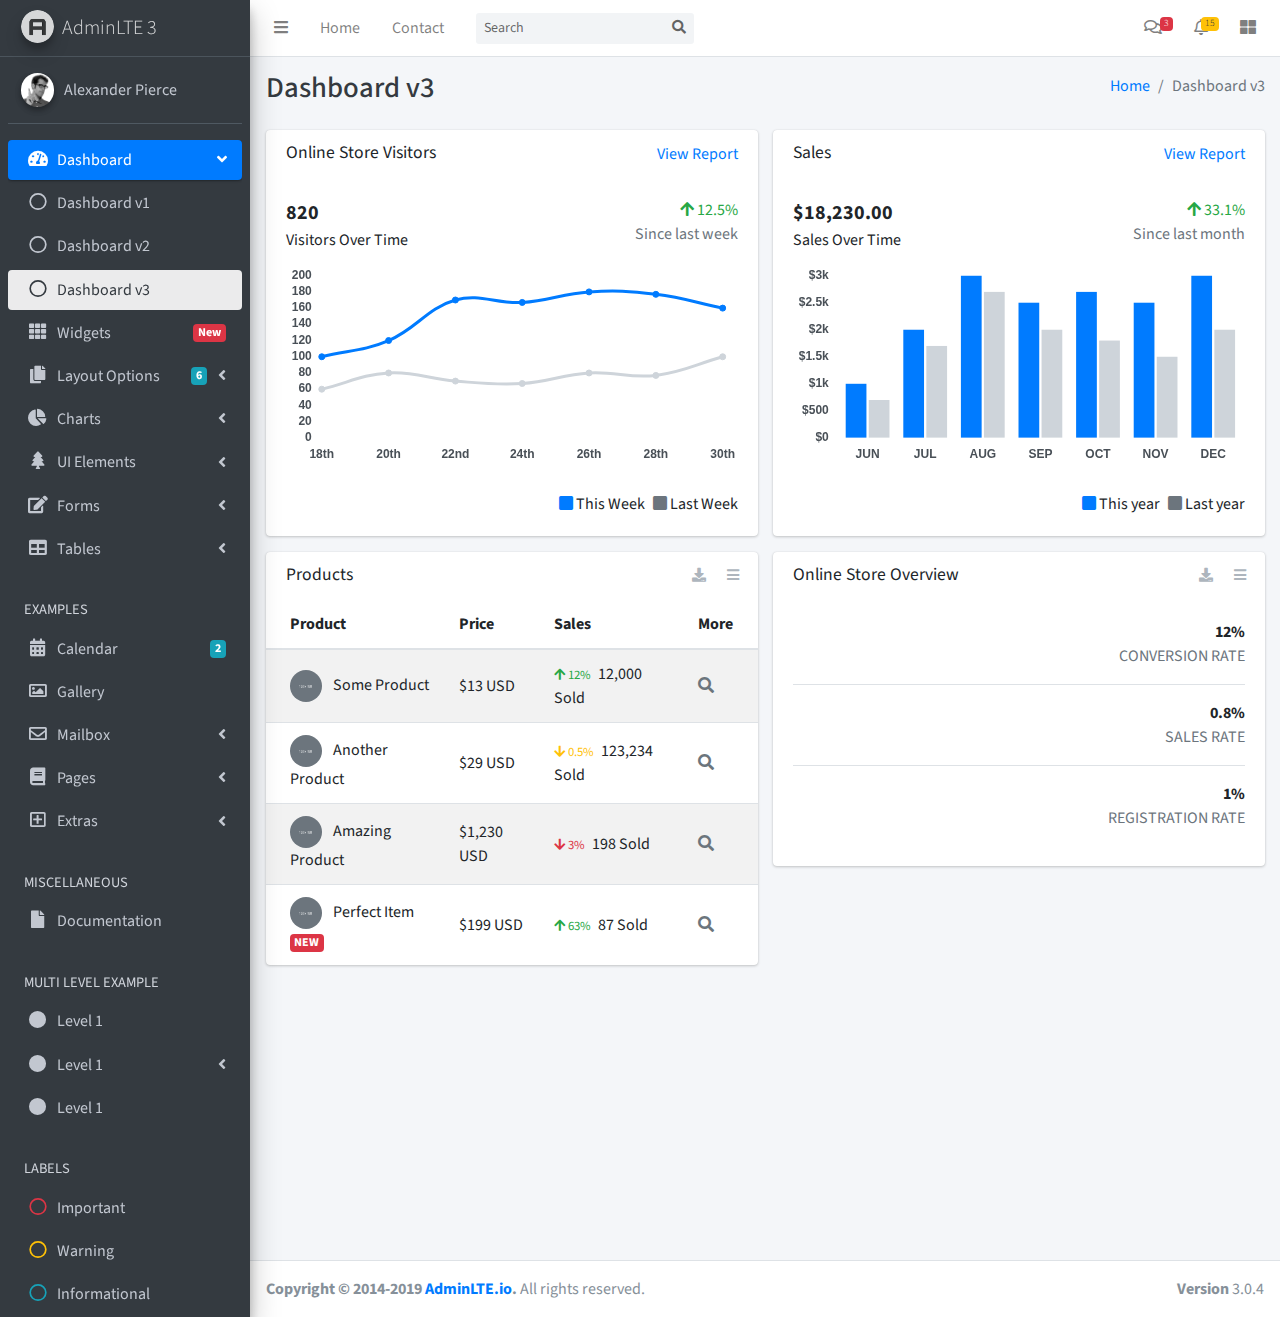
<file: perfil administrador/index3.html>
<!DOCTYPE html>
<html lang="en">
<head>
  <meta charset="utf-8">
  <meta name="viewport" content="width=device-width, initial-scale=1">
  <meta http-equiv="x-ua-compatible" content="ie=edge">

  <title>AdminLTE 3 | Dashboard 3</title>

  <!-- Font Awesome Icons -->
  <link rel="stylesheet" href="plugins/fontawesome-free/css/all.min.css">
  <!-- IonIcons -->
  <link rel="stylesheet" href="http://code.ionicframework.com/ionicons/2.0.1/css/ionicons.min.css">
  <!-- Theme style -->
  <link rel="stylesheet" href="dist/css/adminlte.min.css">
  <!-- Google Font: Source Sans Pro -->
  <link href="https://fonts.googleapis.com/css?family=Source+Sans+Pro:300,400,400i,700" rel="stylesheet">
</head>
<!--
BODY TAG OPTIONS:
=================
Apply one or more of the following classes to to the body tag
to get the desired effect
|---------------------------------------------------------|
|LAYOUT OPTIONS | sidebar-collapse                        |
|               | sidebar-mini                            |
|---------------------------------------------------------|
-->
<body class="hold-transition sidebar-mini">
<div class="wrapper">
  <!-- Navbar -->
  <nav class="main-header navbar navbar-expand navbar-white navbar-light">
    <!-- Left navbar links -->
    <ul class="navbar-nav">
      <li class="nav-item">
        <a class="nav-link" data-widget="pushmenu" href="#" role="button"><i class="fas fa-bars"></i></a>
      </li>
      <li class="nav-item d-none d-sm-inline-block">
        <a href="index3.html" class="nav-link">Home</a>
      </li>
      <li class="nav-item d-none d-sm-inline-block">
        <a href="#" class="nav-link">Contact</a>
      </li>
    </ul>

    <!-- SEARCH FORM -->
    <form class="form-inline ml-3">
      <div class="input-group input-group-sm">
        <input class="form-control form-control-navbar" type="search" placeholder="Search" aria-label="Search">
        <div class="input-group-append">
          <button class="btn btn-navbar" type="submit">
            <i class="fas fa-search"></i>
          </button>
        </div>
      </div>
    </form>

    <!-- Right navbar links -->
    <ul class="navbar-nav ml-auto">
      <!-- Messages Dropdown Menu -->
      <li class="nav-item dropdown">
        <a class="nav-link" data-toggle="dropdown" href="#">
          <i class="far fa-comments"></i>
          <span class="badge badge-danger navbar-badge">3</span>
        </a>
        <div class="dropdown-menu dropdown-menu-lg dropdown-menu-right">
          <a href="#" class="dropdown-item">
            <!-- Message Start -->
            <div class="media">
              <img src="dist/img/user1-128x128.jpg" alt="User Avatar" class="img-size-50 mr-3 img-circle">
              <div class="media-body">
                <h3 class="dropdown-item-title">
                  Brad Diesel
                  <span class="float-right text-sm text-danger"><i class="fas fa-star"></i></span>
                </h3>
                <p class="text-sm">Call me whenever you can...</p>
                <p class="text-sm text-muted"><i class="far fa-clock mr-1"></i> 4 Hours Ago</p>
              </div>
            </div>
            <!-- Message End -->
          </a>
          <div class="dropdown-divider"></div>
          <a href="#" class="dropdown-item">
            <!-- Message Start -->
            <div class="media">
              <img src="dist/img/user8-128x128.jpg" alt="User Avatar" class="img-size-50 img-circle mr-3">
              <div class="media-body">
                <h3 class="dropdown-item-title">
                  John Pierce
                  <span class="float-right text-sm text-muted"><i class="fas fa-star"></i></span>
                </h3>
                <p class="text-sm">I got your message bro</p>
                <p class="text-sm text-muted"><i class="far fa-clock mr-1"></i> 4 Hours Ago</p>
              </div>
            </div>
            <!-- Message End -->
          </a>
          <div class="dropdown-divider"></div>
          <a href="#" class="dropdown-item">
            <!-- Message Start -->
            <div class="media">
              <img src="dist/img/user3-128x128.jpg" alt="User Avatar" class="img-size-50 img-circle mr-3">
              <div class="media-body">
                <h3 class="dropdown-item-title">
                  Nora Silvester
                  <span class="float-right text-sm text-warning"><i class="fas fa-star"></i></span>
                </h3>
                <p class="text-sm">The subject goes here</p>
                <p class="text-sm text-muted"><i class="far fa-clock mr-1"></i> 4 Hours Ago</p>
              </div>
            </div>
            <!-- Message End -->
          </a>
          <div class="dropdown-divider"></div>
          <a href="#" class="dropdown-item dropdown-footer">See All Messages</a>
        </div>
      </li>
      <!-- Notifications Dropdown Menu -->
      <li class="nav-item dropdown">
        <a class="nav-link" data-toggle="dropdown" href="#">
          <i class="far fa-bell"></i>
          <span class="badge badge-warning navbar-badge">15</span>
        </a>
        <div class="dropdown-menu dropdown-menu-lg dropdown-menu-right">
          <span class="dropdown-item dropdown-header">15 Notifications</span>
          <div class="dropdown-divider"></div>
          <a href="#" class="dropdown-item">
            <i class="fas fa-envelope mr-2"></i> 4 new messages
            <span class="float-right text-muted text-sm">3 mins</span>
          </a>
          <div class="dropdown-divider"></div>
          <a href="#" class="dropdown-item">
            <i class="fas fa-users mr-2"></i> 8 friend requests
            <span class="float-right text-muted text-sm">12 hours</span>
          </a>
          <div class="dropdown-divider"></div>
          <a href="#" class="dropdown-item">
            <i class="fas fa-file mr-2"></i> 3 new reports
            <span class="float-right text-muted text-sm">2 days</span>
          </a>
          <div class="dropdown-divider"></div>
          <a href="#" class="dropdown-item dropdown-footer">See All Notifications</a>
        </div>
      </li>
      <li class="nav-item">
        <a class="nav-link" data-widget="control-sidebar" data-slide="true" href="#" role="button"><i
            class="fas fa-th-large"></i></a>
      </li>
    </ul>
  </nav>
  <!-- /.navbar -->

  <!-- Main Sidebar Container -->
  <aside class="main-sidebar sidebar-dark-primary elevation-4">
    <!-- Brand Logo -->
    <a href="index3.html" class="brand-link">
      <img src="dist/img/AdminLTELogo.png" alt="AdminLTE Logo" class="brand-image img-circle elevation-3"
           style="opacity: .8">
      <span class="brand-text font-weight-light">AdminLTE 3</span>
    </a>

    <!-- Sidebar -->
    <div class="sidebar">
      <!-- Sidebar user panel (optional) -->
      <div class="user-panel mt-3 pb-3 mb-3 d-flex">
        <div class="image">
          <img src="dist/img/user2-160x160.jpg" class="img-circle elevation-2" alt="User Image">
        </div>
        <div class="info">
          <a href="#" class="d-block">Alexander Pierce</a>
        </div>
      </div>

      <!-- Sidebar Menu -->
      <nav class="mt-2">
        <ul class="nav nav-pills nav-sidebar flex-column" data-widget="treeview" role="menu" data-accordion="false">
          <!-- Add icons to the links using the .nav-icon class
               with font-awesome or any other icon font library -->
          <li class="nav-item has-treeview menu-open">
            <a href="#" class="nav-link active">
              <i class="nav-icon fas fa-tachometer-alt"></i>
              <p>
                Dashboard
                <i class="right fas fa-angle-left"></i>
              </p>
            </a>
            <ul class="nav nav-treeview">
              <li class="nav-item">
                <a href="./index.html" class="nav-link">
                  <i class="far fa-circle nav-icon"></i>
                  <p>Dashboard v1</p>
                </a>
              </li>
              <li class="nav-item">
                <a href="./index2.html" class="nav-link">
                  <i class="far fa-circle nav-icon"></i>
                  <p>Dashboard v2</p>
                </a>
              </li>
              <li class="nav-item">
                <a href="./index3.html" class="nav-link active">
                  <i class="far fa-circle nav-icon"></i>
                  <p>Dashboard v3</p>
                </a>
              </li>
            </ul>
          </li>
          <li class="nav-item">
            <a href="pages/widgets.html" class="nav-link">
              <i class="nav-icon fas fa-th"></i>
              <p>
                Widgets
                <span class="right badge badge-danger">New</span>
              </p>
            </a>
          </li>
          <li class="nav-item has-treeview">
            <a href="#" class="nav-link">
              <i class="nav-icon fas fa-copy"></i>
              <p>
                Layout Options
                <i class="fas fa-angle-left right"></i>
                <span class="badge badge-info right">6</span>
              </p>
            </a>
            <ul class="nav nav-treeview">
              <li class="nav-item">
                <a href="pages/layout/top-nav.html" class="nav-link">
                  <i class="far fa-circle nav-icon"></i>
                  <p>Top Navigation</p>
                </a>
              </li>
              <li class="nav-item">
                <a href="pages/layout/top-nav-sidebar.html" class="nav-link">
                  <i class="far fa-circle nav-icon"></i>
                  <p>Top Navigation + Sidebar</p>
                </a>
              </li>
              <li class="nav-item">
                <a href="pages/layout/boxed.html" class="nav-link">
                  <i class="far fa-circle nav-icon"></i>
                  <p>Boxed</p>
                </a>
              </li>
              <li class="nav-item">
                <a href="pages/layout/fixed-sidebar.html" class="nav-link">
                  <i class="far fa-circle nav-icon"></i>
                  <p>Fixed Sidebar</p>
                </a>
              </li>
              <li class="nav-item">
                <a href="pages/layout/fixed-topnav.html" class="nav-link">
                  <i class="far fa-circle nav-icon"></i>
                  <p>Fixed Navbar</p>
                </a>
              </li>
              <li class="nav-item">
                <a href="pages/layout/fixed-footer.html" class="nav-link">
                  <i class="far fa-circle nav-icon"></i>
                  <p>Fixed Footer</p>
                </a>
              </li>
              <li class="nav-item">
                <a href="pages/layout/collapsed-sidebar.html" class="nav-link">
                  <i class="far fa-circle nav-icon"></i>
                  <p>Collapsed Sidebar</p>
                </a>
              </li>
            </ul>
          </li>
          <li class="nav-item has-treeview">
            <a href="#" class="nav-link">
              <i class="nav-icon fas fa-chart-pie"></i>
              <p>
                Charts
                <i class="right fas fa-angle-left"></i>
              </p>
            </a>
            <ul class="nav nav-treeview">
              <li class="nav-item">
                <a href="pages/charts/chartjs.html" class="nav-link">
                  <i class="far fa-circle nav-icon"></i>
                  <p>ChartJS</p>
                </a>
              </li>
              <li class="nav-item">
                <a href="pages/charts/flot.html" class="nav-link">
                  <i class="far fa-circle nav-icon"></i>
                  <p>Flot</p>
                </a>
              </li>
              <li class="nav-item">
                <a href="pages/charts/inline.html" class="nav-link">
                  <i class="far fa-circle nav-icon"></i>
                  <p>Inline</p>
                </a>
              </li>
            </ul>
          </li>
          <li class="nav-item has-treeview">
            <a href="#" class="nav-link">
              <i class="nav-icon fas fa-tree"></i>
              <p>
                UI Elements
                <i class="fas fa-angle-left right"></i>
              </p>
            </a>
            <ul class="nav nav-treeview">
              <li class="nav-item">
                <a href="pages/UI/general.html" class="nav-link">
                  <i class="far fa-circle nav-icon"></i>
                  <p>General</p>
                </a>
              </li>
              <li class="nav-item">
                <a href="pages/UI/icons.html" class="nav-link">
                  <i class="far fa-circle nav-icon"></i>
                  <p>Icons</p>
                </a>
              </li>
              <li class="nav-item">
                <a href="pages/UI/buttons.html" class="nav-link">
                  <i class="far fa-circle nav-icon"></i>
                  <p>Buttons</p>
                </a>
              </li>
              <li class="nav-item">
                <a href="pages/UI/sliders.html" class="nav-link">
                  <i class="far fa-circle nav-icon"></i>
                  <p>Sliders</p>
                </a>
              </li>
              <li class="nav-item">
                <a href="pages/UI/modals.html" class="nav-link">
                  <i class="far fa-circle nav-icon"></i>
                  <p>Modals & Alerts</p>
                </a>
              </li>
              <li class="nav-item">
                <a href="pages/UI/navbar.html" class="nav-link">
                  <i class="far fa-circle nav-icon"></i>
                  <p>Navbar & Tabs</p>
                </a>
              </li>
              <li class="nav-item">
                <a href="pages/UI/timeline.html" class="nav-link">
                  <i class="far fa-circle nav-icon"></i>
                  <p>Timeline</p>
                </a>
              </li>
              <li class="nav-item">
                <a href="pages/UI/ribbons.html" class="nav-link">
                  <i class="far fa-circle nav-icon"></i>
                  <p>Ribbons</p>
                </a>
              </li>
            </ul>
          </li>
          <li class="nav-item has-treeview">
            <a href="#" class="nav-link">
              <i class="nav-icon fas fa-edit"></i>
              <p>
                Forms
                <i class="fas fa-angle-left right"></i>
              </p>
            </a>
            <ul class="nav nav-treeview">
              <li class="nav-item">
                <a href="pages/forms/general.html" class="nav-link">
                  <i class="far fa-circle nav-icon"></i>
                  <p>General Elements</p>
                </a>
              </li>
              <li class="nav-item">
                <a href="pages/forms/advanced.html" class="nav-link">
                  <i class="far fa-circle nav-icon"></i>
                  <p>Advanced Elements</p>
                </a>
              </li>
              <li class="nav-item">
                <a href="pages/forms/editors.html" class="nav-link">
                  <i class="far fa-circle nav-icon"></i>
                  <p>Editors</p>
                </a>
              </li>
              <li class="nav-item">
                <a href="pages/forms/validation.html" class="nav-link">
                  <i class="far fa-circle nav-icon"></i>
                  <p>Validation</p>
                </a>
              </li>
            </ul>
          </li>
          <li class="nav-item has-treeview">
            <a href="#" class="nav-link">
              <i class="nav-icon fas fa-table"></i>
              <p>
                Tables
                <i class="fas fa-angle-left right"></i>
              </p>
            </a>
            <ul class="nav nav-treeview">
              <li class="nav-item">
                <a href="pages/tables/simple.html" class="nav-link">
                  <i class="far fa-circle nav-icon"></i>
                  <p>Simple Tables</p>
                </a>
              </li>
              <li class="nav-item">
                <a href="pages/tables/data.html" class="nav-link">
                  <i class="far fa-circle nav-icon"></i>
                  <p>DataTables</p>
                </a>
              </li>
              <li class="nav-item">
                <a href="pages/tables/jsgrid.html" class="nav-link">
                  <i class="far fa-circle nav-icon"></i>
                  <p>jsGrid</p>
                </a>
              </li>
            </ul>
          </li>
          <li class="nav-header">EXAMPLES</li>
          <li class="nav-item">
            <a href="pages/calendar.html" class="nav-link">
              <i class="nav-icon fas fa-calendar-alt"></i>
              <p>
                Calendar
                <span class="badge badge-info right">2</span>
              </p>
            </a>
          </li>
          <li class="nav-item">
            <a href="pages/gallery.html" class="nav-link">
              <i class="nav-icon far fa-image"></i>
              <p>
                Gallery
              </p>
            </a>
          </li>
          <li class="nav-item has-treeview">
            <a href="#" class="nav-link">
              <i class="nav-icon far fa-envelope"></i>
              <p>
                Mailbox
                <i class="fas fa-angle-left right"></i>
              </p>
            </a>
            <ul class="nav nav-treeview">
              <li class="nav-item">
                <a href="pages/mailbox/mailbox.html" class="nav-link">
                  <i class="far fa-circle nav-icon"></i>
                  <p>Inbox</p>
                </a>
              </li>
              <li class="nav-item">
                <a href="pages/mailbox/compose.html" class="nav-link">
                  <i class="far fa-circle nav-icon"></i>
                  <p>Compose</p>
                </a>
              </li>
              <li class="nav-item">
                <a href="pages/mailbox/read-mail.html" class="nav-link">
                  <i class="far fa-circle nav-icon"></i>
                  <p>Read</p>
                </a>
              </li>
            </ul>
          </li>
          <li class="nav-item has-treeview">
            <a href="#" class="nav-link">
              <i class="nav-icon fas fa-book"></i>
              <p>
                Pages
                <i class="fas fa-angle-left right"></i>
              </p>
            </a>
            <ul class="nav nav-treeview">
              <li class="nav-item">
                <a href="pages/examples/invoice.html" class="nav-link">
                  <i class="far fa-circle nav-icon"></i>
                  <p>Invoice</p>
                </a>
              </li>
              <li class="nav-item">
                <a href="pages/examples/profile.html" class="nav-link">
                  <i class="far fa-circle nav-icon"></i>
                  <p>Profile</p>
                </a>
              </li>
              <li class="nav-item">
                <a href="pages/examples/e-commerce.html" class="nav-link">
                  <i class="far fa-circle nav-icon"></i>
                  <p>E-commerce</p>
                </a>
              </li>
              <li class="nav-item">
                <a href="pages/examples/projects.html" class="nav-link">
                  <i class="far fa-circle nav-icon"></i>
                  <p>Projects</p>
                </a>
              </li>
              <li class="nav-item">
                <a href="pages/examples/project-add.html" class="nav-link">
                  <i class="far fa-circle nav-icon"></i>
                  <p>Project Add</p>
                </a>
              </li>
              <li class="nav-item">
                <a href="pages/examples/project-edit.html" class="nav-link">
                  <i class="far fa-circle nav-icon"></i>
                  <p>Project Edit</p>
                </a>
              </li>
              <li class="nav-item">
                <a href="pages/examples/project-detail.html" class="nav-link">
                  <i class="far fa-circle nav-icon"></i>
                  <p>Project Detail</p>
                </a>
              </li>
              <li class="nav-item">
                <a href="pages/examples/contacts.html" class="nav-link">
                  <i class="far fa-circle nav-icon"></i>
                  <p>Contacts</p>
                </a>
              </li>
            </ul>
          </li>
          <li class="nav-item has-treeview">
            <a href="#" class="nav-link">
              <i class="nav-icon far fa-plus-square"></i>
              <p>
                Extras
                <i class="fas fa-angle-left right"></i>
              </p>
            </a>
            <ul class="nav nav-treeview">
              <li class="nav-item">
                <a href="pages/examples/login.html" class="nav-link">
                  <i class="far fa-circle nav-icon"></i>
                  <p>Login</p>
                </a>
              </li>
              <li class="nav-item">
                <a href="pages/examples/register.html" class="nav-link">
                  <i class="far fa-circle nav-icon"></i>
                  <p>Register</p>
                </a>
              </li>
              <li class="nav-item">
                <a href="pages/examples/forgot-password.html" class="nav-link">
                  <i class="far fa-circle nav-icon"></i>
                  <p>Forgot Password</p>
                </a>
              </li>
              <li class="nav-item">
                <a href="pages/examples/recover-password.html" class="nav-link">
                  <i class="far fa-circle nav-icon"></i>
                  <p>Recover Password</p>
                </a>
              </li>
              <li class="nav-item">
                <a href="pages/examples/lockscreen.html" class="nav-link">
                  <i class="far fa-circle nav-icon"></i>
                  <p>Lockscreen</p>
                </a>
              </li>
              <li class="nav-item">
                <a href="pages/examples/legacy-user-menu.html" class="nav-link">
                  <i class="far fa-circle nav-icon"></i>
                  <p>Legacy User Menu</p>
                </a>
              </li>
              <li class="nav-item">
                <a href="pages/examples/language-menu.html" class="nav-link">
                  <i class="far fa-circle nav-icon"></i>
                  <p>Language Menu</p>
                </a>
              </li>
              <li class="nav-item">
                <a href="pages/examples/404.html" class="nav-link">
                  <i class="far fa-circle nav-icon"></i>
                  <p>Error 404</p>
                </a>
              </li>
              <li class="nav-item">
                <a href="pages/examples/500.html" class="nav-link">
                  <i class="far fa-circle nav-icon"></i>
                  <p>Error 500</p>
                </a>
              </li>
              <li class="nav-item">
                <a href="pages/examples/pace.html" class="nav-link">
                  <i class="far fa-circle nav-icon"></i>
                  <p>Pace</p>
                </a>
              </li>
              <li class="nav-item">
                <a href="pages/examples/blank.html" class="nav-link">
                  <i class="far fa-circle nav-icon"></i>
                  <p>Blank Page</p>
                </a>
              </li>
              <li class="nav-item">
                <a href="starter.html" class="nav-link">
                  <i class="far fa-circle nav-icon"></i>
                  <p>Starter Page</p>
                </a>
              </li>
            </ul>
          </li>
          <li class="nav-header">MISCELLANEOUS</li>
          <li class="nav-item">
            <a href="https://adminlte.io/docs/3.0" class="nav-link">
              <i class="nav-icon fas fa-file"></i>
              <p>Documentation</p>
            </a>
          </li>
          <li class="nav-header">MULTI LEVEL EXAMPLE</li>
          <li class="nav-item">
            <a href="#" class="nav-link">
              <i class="fas fa-circle nav-icon"></i>
              <p>Level 1</p>
            </a>
          </li>
          <li class="nav-item has-treeview">
            <a href="#" class="nav-link">
              <i class="nav-icon fas fa-circle"></i>
              <p>
                Level 1
                <i class="right fas fa-angle-left"></i>
              </p>
            </a>
            <ul class="nav nav-treeview">
              <li class="nav-item">
                <a href="#" class="nav-link">
                  <i class="far fa-circle nav-icon"></i>
                  <p>Level 2</p>
                </a>
              </li>
              <li class="nav-item has-treeview">
                <a href="#" class="nav-link">
                  <i class="far fa-circle nav-icon"></i>
                  <p>
                    Level 2
                    <i class="right fas fa-angle-left"></i>
                  </p>
                </a>
                <ul class="nav nav-treeview">
                  <li class="nav-item">
                    <a href="#" class="nav-link">
                      <i class="far fa-dot-circle nav-icon"></i>
                      <p>Level 3</p>
                    </a>
                  </li>
                  <li class="nav-item">
                    <a href="#" class="nav-link">
                      <i class="far fa-dot-circle nav-icon"></i>
                      <p>Level 3</p>
                    </a>
                  </li>
                  <li class="nav-item">
                    <a href="#" class="nav-link">
                      <i class="far fa-dot-circle nav-icon"></i>
                      <p>Level 3</p>
                    </a>
                  </li>
                </ul>
              </li>
              <li class="nav-item">
                <a href="#" class="nav-link">
                  <i class="far fa-circle nav-icon"></i>
                  <p>Level 2</p>
                </a>
              </li>
            </ul>
          </li>
          <li class="nav-item">
            <a href="#" class="nav-link">
              <i class="fas fa-circle nav-icon"></i>
              <p>Level 1</p>
            </a>
          </li>
          <li class="nav-header">LABELS</li>
          <li class="nav-item">
            <a href="#" class="nav-link">
              <i class="nav-icon far fa-circle text-danger"></i>
              <p class="text">Important</p>
            </a>
          </li>
          <li class="nav-item">
            <a href="#" class="nav-link">
              <i class="nav-icon far fa-circle text-warning"></i>
              <p>Warning</p>
            </a>
          </li>
          <li class="nav-item">
            <a href="#" class="nav-link">
              <i class="nav-icon far fa-circle text-info"></i>
              <p>Informational</p>
            </a>
          </li>
        </ul>
      </nav>
      <!-- /.sidebar-menu -->
    </div>
    <!-- /.sidebar -->
  </aside>

  <!-- Content Wrapper. Contains page content -->
  <div class="content-wrapper">
    <!-- Content Header (Page header) -->
    <div class="content-header">
      <div class="container-fluid">
        <div class="row mb-2">
          <div class="col-sm-6">
            <h1 class="m-0 text-dark">Dashboard v3</h1>
          </div><!-- /.col -->
          <div class="col-sm-6">
            <ol class="breadcrumb float-sm-right">
              <li class="breadcrumb-item"><a href="#">Home</a></li>
              <li class="breadcrumb-item active">Dashboard v3</li>
            </ol>
          </div><!-- /.col -->
        </div><!-- /.row -->
      </div><!-- /.container-fluid -->
    </div>
    <!-- /.content-header -->

    <!-- Main content -->
    <div class="content">
      <div class="container-fluid">
        <div class="row">
          <div class="col-lg-6">
            <div class="card">
              <div class="card-header border-0">
                <div class="d-flex justify-content-between">
                  <h3 class="card-title">Online Store Visitors</h3>
                  <a href="javascript:void(0);">View Report</a>
                </div>
              </div>
              <div class="card-body">
                <div class="d-flex">
                  <p class="d-flex flex-column">
                    <span class="text-bold text-lg">820</span>
                    <span>Visitors Over Time</span>
                  </p>
                  <p class="ml-auto d-flex flex-column text-right">
                    <span class="text-success">
                      <i class="fas fa-arrow-up"></i> 12.5%
                    </span>
                    <span class="text-muted">Since last week</span>
                  </p>
                </div>
                <!-- /.d-flex -->

                <div class="position-relative mb-4">
                  <canvas id="visitors-chart" height="200"></canvas>
                </div>

                <div class="d-flex flex-row justify-content-end">
                  <span class="mr-2">
                    <i class="fas fa-square text-primary"></i> This Week
                  </span>

                  <span>
                    <i class="fas fa-square text-gray"></i> Last Week
                  </span>
                </div>
              </div>
            </div>
            <!-- /.card -->

            <div class="card">
              <div class="card-header border-0">
                <h3 class="card-title">Products</h3>
                <div class="card-tools">
                  <a href="#" class="btn btn-tool btn-sm">
                    <i class="fas fa-download"></i>
                  </a>
                  <a href="#" class="btn btn-tool btn-sm">
                    <i class="fas fa-bars"></i>
                  </a>
                </div>
              </div>
              <div class="card-body table-responsive p-0">
                <table class="table table-striped table-valign-middle">
                  <thead>
                  <tr>
                    <th>Product</th>
                    <th>Price</th>
                    <th>Sales</th>
                    <th>More</th>
                  </tr>
                  </thead>
                  <tbody>
                  <tr>
                    <td>
                      <img src="dist/img/default-150x150.png" alt="Product 1" class="img-circle img-size-32 mr-2">
                      Some Product
                    </td>
                    <td>$13 USD</td>
                    <td>
                      <small class="text-success mr-1">
                        <i class="fas fa-arrow-up"></i>
                        12%
                      </small>
                      12,000 Sold
                    </td>
                    <td>
                      <a href="#" class="text-muted">
                        <i class="fas fa-search"></i>
                      </a>
                    </td>
                  </tr>
                  <tr>
                    <td>
                      <img src="dist/img/default-150x150.png" alt="Product 1" class="img-circle img-size-32 mr-2">
                      Another Product
                    </td>
                    <td>$29 USD</td>
                    <td>
                      <small class="text-warning mr-1">
                        <i class="fas fa-arrow-down"></i>
                        0.5%
                      </small>
                      123,234 Sold
                    </td>
                    <td>
                      <a href="#" class="text-muted">
                        <i class="fas fa-search"></i>
                      </a>
                    </td>
                  </tr>
                  <tr>
                    <td>
                      <img src="dist/img/default-150x150.png" alt="Product 1" class="img-circle img-size-32 mr-2">
                      Amazing Product
                    </td>
                    <td>$1,230 USD</td>
                    <td>
                      <small class="text-danger mr-1">
                        <i class="fas fa-arrow-down"></i>
                        3%
                      </small>
                      198 Sold
                    </td>
                    <td>
                      <a href="#" class="text-muted">
                        <i class="fas fa-search"></i>
                      </a>
                    </td>
                  </tr>
                  <tr>
                    <td>
                      <img src="dist/img/default-150x150.png" alt="Product 1" class="img-circle img-size-32 mr-2">
                      Perfect Item
                      <span class="badge bg-danger">NEW</span>
                    </td>
                    <td>$199 USD</td>
                    <td>
                      <small class="text-success mr-1">
                        <i class="fas fa-arrow-up"></i>
                        63%
                      </small>
                      87 Sold
                    </td>
                    <td>
                      <a href="#" class="text-muted">
                        <i class="fas fa-search"></i>
                      </a>
                    </td>
                  </tr>
                  </tbody>
                </table>
              </div>
            </div>
            <!-- /.card -->
          </div>
          <!-- /.col-md-6 -->
          <div class="col-lg-6">
            <div class="card">
              <div class="card-header border-0">
                <div class="d-flex justify-content-between">
                  <h3 class="card-title">Sales</h3>
                  <a href="javascript:void(0);">View Report</a>
                </div>
              </div>
              <div class="card-body">
                <div class="d-flex">
                  <p class="d-flex flex-column">
                    <span class="text-bold text-lg">$18,230.00</span>
                    <span>Sales Over Time</span>
                  </p>
                  <p class="ml-auto d-flex flex-column text-right">
                    <span class="text-success">
                      <i class="fas fa-arrow-up"></i> 33.1%
                    </span>
                    <span class="text-muted">Since last month</span>
                  </p>
                </div>
                <!-- /.d-flex -->

                <div class="position-relative mb-4">
                  <canvas id="sales-chart" height="200"></canvas>
                </div>

                <div class="d-flex flex-row justify-content-end">
                  <span class="mr-2">
                    <i class="fas fa-square text-primary"></i> This year
                  </span>

                  <span>
                    <i class="fas fa-square text-gray"></i> Last year
                  </span>
                </div>
              </div>
            </div>
            <!-- /.card -->

            <div class="card">
              <div class="card-header border-0">
                <h3 class="card-title">Online Store Overview</h3>
                <div class="card-tools">
                  <a href="#" class="btn btn-sm btn-tool">
                    <i class="fas fa-download"></i>
                  </a>
                  <a href="#" class="btn btn-sm btn-tool">
                    <i class="fas fa-bars"></i>
                  </a>
                </div>
              </div>
              <div class="card-body">
                <div class="d-flex justify-content-between align-items-center border-bottom mb-3">
                  <p class="text-success text-xl">
                    <i class="ion ion-ios-refresh-empty"></i>
                  </p>
                  <p class="d-flex flex-column text-right">
                    <span class="font-weight-bold">
                      <i class="ion ion-android-arrow-up text-success"></i> 12%
                    </span>
                    <span class="text-muted">CONVERSION RATE</span>
                  </p>
                </div>
                <!-- /.d-flex -->
                <div class="d-flex justify-content-between align-items-center border-bottom mb-3">
                  <p class="text-warning text-xl">
                    <i class="ion ion-ios-cart-outline"></i>
                  </p>
                  <p class="d-flex flex-column text-right">
                    <span class="font-weight-bold">
                      <i class="ion ion-android-arrow-up text-warning"></i> 0.8%
                    </span>
                    <span class="text-muted">SALES RATE</span>
                  </p>
                </div>
                <!-- /.d-flex -->
                <div class="d-flex justify-content-between align-items-center mb-0">
                  <p class="text-danger text-xl">
                    <i class="ion ion-ios-people-outline"></i>
                  </p>
                  <p class="d-flex flex-column text-right">
                    <span class="font-weight-bold">
                      <i class="ion ion-android-arrow-down text-danger"></i> 1%
                    </span>
                    <span class="text-muted">REGISTRATION RATE</span>
                  </p>
                </div>
                <!-- /.d-flex -->
              </div>
            </div>
          </div>
          <!-- /.col-md-6 -->
        </div>
        <!-- /.row -->
      </div>
      <!-- /.container-fluid -->
    </div>
    <!-- /.content -->
  </div>
  <!-- /.content-wrapper -->

  <!-- Control Sidebar -->
  <aside class="control-sidebar control-sidebar-dark">
    <!-- Control sidebar content goes here -->
  </aside>
  <!-- /.control-sidebar -->

  <!-- Main Footer -->
  <footer class="main-footer">
    <strong>Copyright &copy; 2014-2019 <a href="http://adminlte.io">AdminLTE.io</a>.</strong>
    All rights reserved.
    <div class="float-right d-none d-sm-inline-block">
      <b>Version</b> 3.0.4
    </div>
  </footer>
</div>
<!-- ./wrapper -->

<!-- REQUIRED SCRIPTS -->

<!-- jQuery -->
<script src="plugins/jquery/jquery.min.js"></script>
<!-- Bootstrap -->
<script src="plugins/bootstrap/js/bootstrap.bundle.min.js"></script>
<!-- AdminLTE -->
<script src="dist/js/adminlte.js"></script>

<!-- OPTIONAL SCRIPTS -->
<script src="plugins/chart.js/Chart.min.js"></script>
<script src="dist/js/demo.js"></script>
<script src="dist/js/pages/dashboard3.js"></script>
</body>
</html>
</file>
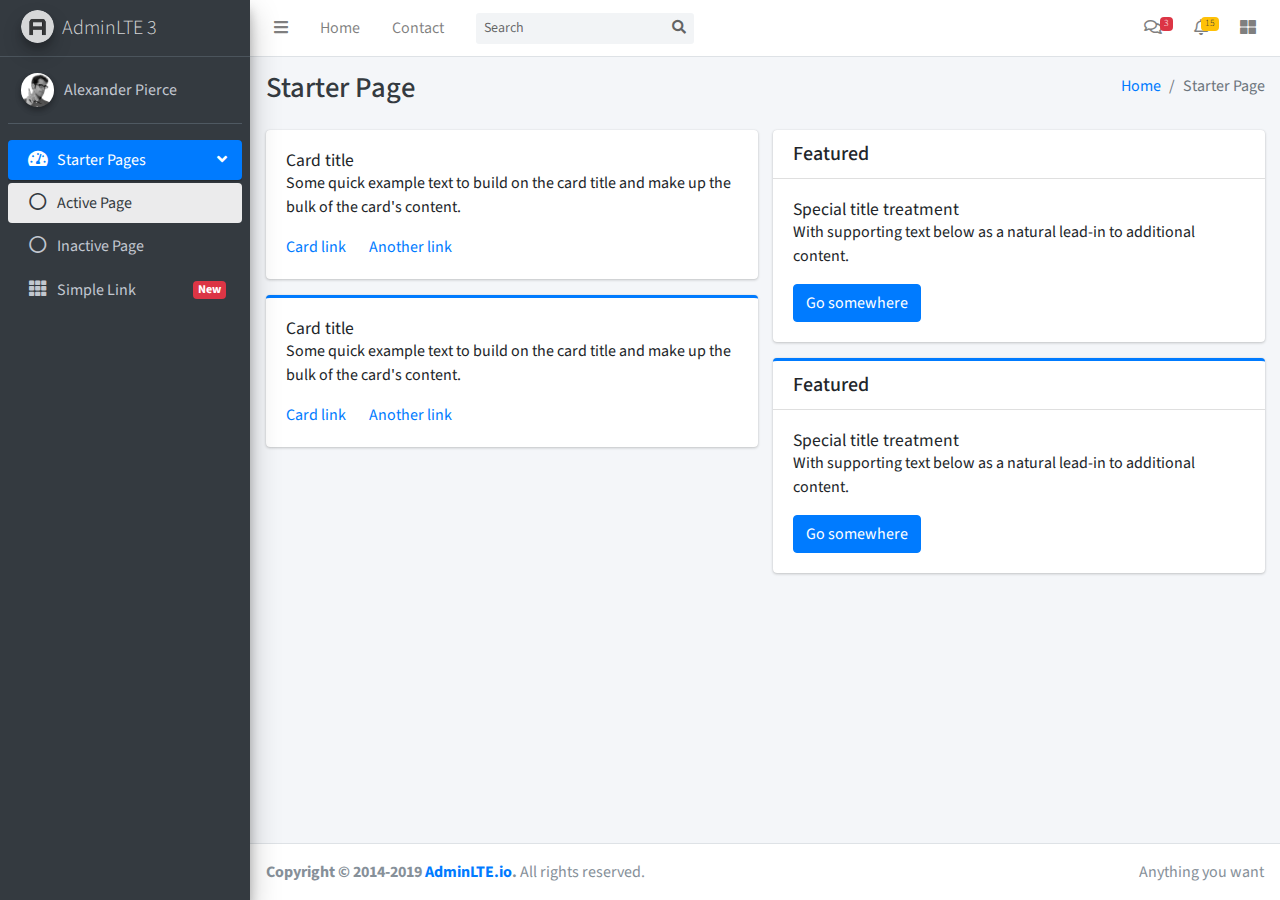
<file: perfil administrador/starter.html>
<!DOCTYPE html>
<!--
This is a starter template page. Use this page to start your new project from
scratch. This page gets rid of all links and provides the needed markup only.
-->
<html lang="en">
<head>
  <meta charset="utf-8">
  <meta name="viewport" content="width=device-width, initial-scale=1">
  <meta http-equiv="x-ua-compatible" content="ie=edge">

  <title>AdminLTE 3 | Starter</title>

  <!-- Font Awesome Icons -->
  <link rel="stylesheet" href="plugins/fontawesome-free/css/all.min.css">
  <!-- Theme style -->
  <link rel="stylesheet" href="dist/css/adminlte.min.css">
  <!-- Google Font: Source Sans Pro -->
  <link href="https://fonts.googleapis.com/css?family=Source+Sans+Pro:300,400,400i,700" rel="stylesheet">
</head>
<body class="hold-transition sidebar-mini">
<div class="wrapper">

  <!-- Navbar -->
  <nav class="main-header navbar navbar-expand navbar-white navbar-light">
    <!-- Left navbar links -->
    <ul class="navbar-nav">
      <li class="nav-item">
        <a class="nav-link" data-widget="pushmenu" href="#" role="button"><i class="fas fa-bars"></i></a>
      </li>
      <li class="nav-item d-none d-sm-inline-block">
        <a href="index3.html" class="nav-link">Home</a>
      </li>
      <li class="nav-item d-none d-sm-inline-block">
        <a href="#" class="nav-link">Contact</a>
      </li>
    </ul>

    <!-- SEARCH FORM -->
    <form class="form-inline ml-3">
      <div class="input-group input-group-sm">
        <input class="form-control form-control-navbar" type="search" placeholder="Search" aria-label="Search">
        <div class="input-group-append">
          <button class="btn btn-navbar" type="submit">
            <i class="fas fa-search"></i>
          </button>
        </div>
      </div>
    </form>

    <!-- Right navbar links -->
    <ul class="navbar-nav ml-auto">
      <!-- Messages Dropdown Menu -->
      <li class="nav-item dropdown">
        <a class="nav-link" data-toggle="dropdown" href="#">
          <i class="far fa-comments"></i>
          <span class="badge badge-danger navbar-badge">3</span>
        </a>
        <div class="dropdown-menu dropdown-menu-lg dropdown-menu-right">
          <a href="#" class="dropdown-item">
            <!-- Message Start -->
            <div class="media">
              <img src="dist/img/user1-128x128.jpg" alt="User Avatar" class="img-size-50 mr-3 img-circle">
              <div class="media-body">
                <h3 class="dropdown-item-title">
                  Brad Diesel
                  <span class="float-right text-sm text-danger"><i class="fas fa-star"></i></span>
                </h3>
                <p class="text-sm">Call me whenever you can...</p>
                <p class="text-sm text-muted"><i class="far fa-clock mr-1"></i> 4 Hours Ago</p>
              </div>
            </div>
            <!-- Message End -->
          </a>
          <div class="dropdown-divider"></div>
          <a href="#" class="dropdown-item">
            <!-- Message Start -->
            <div class="media">
              <img src="dist/img/user8-128x128.jpg" alt="User Avatar" class="img-size-50 img-circle mr-3">
              <div class="media-body">
                <h3 class="dropdown-item-title">
                  John Pierce
                  <span class="float-right text-sm text-muted"><i class="fas fa-star"></i></span>
                </h3>
                <p class="text-sm">I got your message bro</p>
                <p class="text-sm text-muted"><i class="far fa-clock mr-1"></i> 4 Hours Ago</p>
              </div>
            </div>
            <!-- Message End -->
          </a>
          <div class="dropdown-divider"></div>
          <a href="#" class="dropdown-item">
            <!-- Message Start -->
            <div class="media">
              <img src="dist/img/user3-128x128.jpg" alt="User Avatar" class="img-size-50 img-circle mr-3">
              <div class="media-body">
                <h3 class="dropdown-item-title">
                  Nora Silvester
                  <span class="float-right text-sm text-warning"><i class="fas fa-star"></i></span>
                </h3>
                <p class="text-sm">The subject goes here</p>
                <p class="text-sm text-muted"><i class="far fa-clock mr-1"></i> 4 Hours Ago</p>
              </div>
            </div>
            <!-- Message End -->
          </a>
          <div class="dropdown-divider"></div>
          <a href="#" class="dropdown-item dropdown-footer">See All Messages</a>
        </div>
      </li>
      <!-- Notifications Dropdown Menu -->
      <li class="nav-item dropdown">
        <a class="nav-link" data-toggle="dropdown" href="#">
          <i class="far fa-bell"></i>
          <span class="badge badge-warning navbar-badge">15</span>
        </a>
        <div class="dropdown-menu dropdown-menu-lg dropdown-menu-right">
          <span class="dropdown-header">15 Notifications</span>
          <div class="dropdown-divider"></div>
          <a href="#" class="dropdown-item">
            <i class="fas fa-envelope mr-2"></i> 4 new messages
            <span class="float-right text-muted text-sm">3 mins</span>
          </a>
          <div class="dropdown-divider"></div>
          <a href="#" class="dropdown-item">
            <i class="fas fa-users mr-2"></i> 8 friend requests
            <span class="float-right text-muted text-sm">12 hours</span>
          </a>
          <div class="dropdown-divider"></div>
          <a href="#" class="dropdown-item">
            <i class="fas fa-file mr-2"></i> 3 new reports
            <span class="float-right text-muted text-sm">2 days</span>
          </a>
          <div class="dropdown-divider"></div>
          <a href="#" class="dropdown-item dropdown-footer">See All Notifications</a>
        </div>
      </li>
      <li class="nav-item">
        <a class="nav-link" data-widget="control-sidebar" data-slide="true" href="#" role="button"><i
            class="fas fa-th-large"></i></a>
      </li>
    </ul>
  </nav>
  <!-- /.navbar -->

  <!-- Main Sidebar Container -->
  <aside class="main-sidebar sidebar-dark-primary elevation-4">
    <!-- Brand Logo -->
    <a href="index3.html" class="brand-link">
      <img src="dist/img/AdminLTELogo.png" alt="AdminLTE Logo" class="brand-image img-circle elevation-3"
           style="opacity: .8">
      <span class="brand-text font-weight-light">AdminLTE 3</span>
    </a>

    <!-- Sidebar -->
    <div class="sidebar">
      <!-- Sidebar user panel (optional) -->
      <div class="user-panel mt-3 pb-3 mb-3 d-flex">
        <div class="image">
          <img src="dist/img/user2-160x160.jpg" class="img-circle elevation-2" alt="User Image">
        </div>
        <div class="info">
          <a href="#" class="d-block">Alexander Pierce</a>
        </div>
      </div>

      <!-- Sidebar Menu -->
      <nav class="mt-2">
        <ul class="nav nav-pills nav-sidebar flex-column" data-widget="treeview" role="menu" data-accordion="false">
          <!-- Add icons to the links using the .nav-icon class
               with font-awesome or any other icon font library -->
          <li class="nav-item has-treeview menu-open">
            <a href="#" class="nav-link active">
              <i class="nav-icon fas fa-tachometer-alt"></i>
              <p>
                Starter Pages
                <i class="right fas fa-angle-left"></i>
              </p>
            </a>
            <ul class="nav nav-treeview">
              <li class="nav-item">
                <a href="#" class="nav-link active">
                  <i class="far fa-circle nav-icon"></i>
                  <p>Active Page</p>
                </a>
              </li>
              <li class="nav-item">
                <a href="#" class="nav-link">
                  <i class="far fa-circle nav-icon"></i>
                  <p>Inactive Page</p>
                </a>
              </li>
            </ul>
          </li>
          <li class="nav-item">
            <a href="#" class="nav-link">
              <i class="nav-icon fas fa-th"></i>
              <p>
                Simple Link
                <span class="right badge badge-danger">New</span>
              </p>
            </a>
          </li>
        </ul>
      </nav>
      <!-- /.sidebar-menu -->
    </div>
    <!-- /.sidebar -->
  </aside>

  <!-- Content Wrapper. Contains page content -->
  <div class="content-wrapper">
    <!-- Content Header (Page header) -->
    <div class="content-header">
      <div class="container-fluid">
        <div class="row mb-2">
          <div class="col-sm-6">
            <h1 class="m-0 text-dark">Starter Page</h1>
          </div><!-- /.col -->
          <div class="col-sm-6">
            <ol class="breadcrumb float-sm-right">
              <li class="breadcrumb-item"><a href="#">Home</a></li>
              <li class="breadcrumb-item active">Starter Page</li>
            </ol>
          </div><!-- /.col -->
        </div><!-- /.row -->
      </div><!-- /.container-fluid -->
    </div>
    <!-- /.content-header -->

    <!-- Main content -->
    <div class="content">
      <div class="container-fluid">
        <div class="row">
          <div class="col-lg-6">
            <div class="card">
              <div class="card-body">
                <h5 class="card-title">Card title</h5>

                <p class="card-text">
                  Some quick example text to build on the card title and make up the bulk of the card's
                  content.
                </p>

                <a href="#" class="card-link">Card link</a>
                <a href="#" class="card-link">Another link</a>
              </div>
            </div>

            <div class="card card-primary card-outline">
              <div class="card-body">
                <h5 class="card-title">Card title</h5>

                <p class="card-text">
                  Some quick example text to build on the card title and make up the bulk of the card's
                  content.
                </p>
                <a href="#" class="card-link">Card link</a>
                <a href="#" class="card-link">Another link</a>
              </div>
            </div><!-- /.card -->
          </div>
          <!-- /.col-md-6 -->
          <div class="col-lg-6">
            <div class="card">
              <div class="card-header">
                <h5 class="m-0">Featured</h5>
              </div>
              <div class="card-body">
                <h6 class="card-title">Special title treatment</h6>

                <p class="card-text">With supporting text below as a natural lead-in to additional content.</p>
                <a href="#" class="btn btn-primary">Go somewhere</a>
              </div>
            </div>

            <div class="card card-primary card-outline">
              <div class="card-header">
                <h5 class="m-0">Featured</h5>
              </div>
              <div class="card-body">
                <h6 class="card-title">Special title treatment</h6>

                <p class="card-text">With supporting text below as a natural lead-in to additional content.</p>
                <a href="#" class="btn btn-primary">Go somewhere</a>
              </div>
            </div>
          </div>
          <!-- /.col-md-6 -->
        </div>
        <!-- /.row -->
      </div><!-- /.container-fluid -->
    </div>
    <!-- /.content -->
  </div>
  <!-- /.content-wrapper -->

  <!-- Control Sidebar -->
  <aside class="control-sidebar control-sidebar-dark">
    <!-- Control sidebar content goes here -->
    <div class="p-3">
      <h5>Title</h5>
      <p>Sidebar content</p>
    </div>
  </aside>
  <!-- /.control-sidebar -->

  <!-- Main Footer -->
  <footer class="main-footer">
    <!-- To the right -->
    <div class="float-right d-none d-sm-inline">
      Anything you want
    </div>
    <!-- Default to the left -->
    <strong>Copyright &copy; 2014-2019 <a href="https://adminlte.io">AdminLTE.io</a>.</strong> All rights reserved.
  </footer>
</div>
<!-- ./wrapper -->

<!-- REQUIRED SCRIPTS -->

<!-- jQuery -->
<script src="plugins/jquery/jquery.min.js"></script>
<!-- Bootstrap 4 -->
<script src="plugins/bootstrap/js/bootstrap.bundle.min.js"></script>
<!-- AdminLTE App -->
<script src="dist/js/adminlte.min.js"></script>
</body>
</html>
</file>
<file: Login/vendor/daterangepicker/daterangepicker.css>
.daterangepicker {
  position: absolute;
  color: inherit;
  background-color: #fff;
  border-radius: 4px;
  width: 278px;
  padding: 4px;
  margin-top: 1px;
  top: 100px;
  left: 20px;
  /* Calendars */ }
  .daterangepicker:before, .daterangepicker:after {
    position: absolute;
    display: inline-block;
    border-bottom-color: rgba(0, 0, 0, 0.2);
    content: ''; }
  .daterangepicker:before {
    top: -7px;
    border-right: 7px solid transparent;
    border-left: 7px solid transparent;
    border-bottom: 7px solid #ccc; }
  .daterangepicker:after {
    top: -6px;
    border-right: 6px solid transparent;
    border-bottom: 6px solid #fff;
    border-left: 6px solid transparent; }
  .daterangepicker.opensleft:before {
    right: 9px; }
  .daterangepicker.opensleft:after {
    right: 10px; }
  .daterangepicker.openscenter:before {
    left: 0;
    right: 0;
    width: 0;
    margin-left: auto;
    margin-right: auto; }
  .daterangepicker.openscenter:after {
    left: 0;
    right: 0;
    width: 0;
    margin-left: auto;
    margin-right: auto; }
  .daterangepicker.opensright:before {
    left: 9px; }
  .daterangepicker.opensright:after {
    left: 10px; }
  .daterangepicker.dropup {
    margin-top: -5px; }
    .daterangepicker.dropup:before {
      top: initial;
      bottom: -7px;
      border-bottom: initial;
      border-top: 7px solid #ccc; }
    .daterangepicker.dropup:after {
      top: initial;
      bottom: -6px;
      border-bottom: initial;
      border-top: 6px solid #fff; }
  .daterangepicker.dropdown-menu {
    max-width: none;
    z-index: 3001; }
  .daterangepicker.single .ranges, .daterangepicker.single .calendar {
    float: none; }
  .daterangepicker.show-calendar .calendar {
    display: block; }
  .daterangepicker .calendar {
    display: none;
    max-width: 270px;
    margin: 4px; }
    .daterangepicker .calendar.single .calendar-table {
      border: none; }
    .daterangepicker .calendar th, .daterangepicker .calendar td {
      white-space: nowrap;
      text-align: center;
      min-width: 32px; }
  .daterangepicker .calendar-table {
    border: 1px solid #fff;
    padding: 4px;
    border-radius: 4px;
    background-color: #fff; }
  .daterangepicker table {
    width: 100%;
    margin: 0; }
  .daterangepicker td, .daterangepicker th {
    text-align: center;
    width: 20px;
    height: 20px;
    border-radius: 4px;
    border: 1px solid transparent;
    white-space: nowrap;
    cursor: pointer; }
    .daterangepicker td.available:hover, .daterangepicker th.available:hover {
      background-color: #eee;
      border-color: transparent;
      color: inherit; }
    .daterangepicker td.week, .daterangepicker th.week {
      font-size: 80%;
      color: #ccc; }
  .daterangepicker td.off, .daterangepicker td.off.in-range, .daterangepicker td.off.start-date, .daterangepicker td.off.end-date {
    background-color: #fff;
    border-color: transparent;
    color: #999; }
  .daterangepicker td.in-range {
    background-color: #ebf4f8;
    border-color: transparent;
    color: #000;
    border-radius: 0; }
  .daterangepicker td.start-date {
    border-radius: 4px 0 0 4px; }
  .daterangepicker td.end-date {
    border-radius: 0 4px 4px 0; }
  .daterangepicker td.start-date.end-date {
    border-radius: 4px; }
  .daterangepicker td.active, .daterangepicker td.active:hover {
    background-color: #357ebd;
    border-color: transparent;
    color: #fff; }
  .daterangepicker th.month {
    width: auto; }
  .daterangepicker td.disabled, .daterangepicker option.disabled {
    color: #999;
    cursor: not-allowed;
    text-decoration: line-through; }
  .daterangepicker select.monthselect, .daterangepicker select.yearselect {
    font-size: 12px;
    padding: 1px;
    height: auto;
    margin: 0;
    cursor: default; }
  .daterangepicker select.monthselect {
    margin-right: 2%;
    width: 56%; }
  .daterangepicker select.yearselect {
    width: 40%; }
  .daterangepicker select.hourselect, .daterangepicker select.minuteselect, .daterangepicker select.secondselect, .daterangepicker select.ampmselect {
    width: 50px;
    margin-bottom: 0; }
  .daterangepicker .input-mini {
    border: 1px solid #ccc;
    border-radius: 4px;
    color: #555;
    height: 30px;
    line-height: 30px;
    display: block;
    vertical-align: middle;
    margin: 0 0 5px 0;
    padding: 0 6px 0 28px;
    width: 100%; }
    .daterangepicker .input-mini.active {
      border: 1px solid #08c;
      border-radius: 4px; }
  .daterangepicker .daterangepicker_input {
    position: relative; }
    .daterangepicker .daterangepicker_input i {
      position: absolute;
      left: 8px;
      top: 8px; }
  .daterangepicker.rtl .input-mini {
    padding-right: 28px;
    padding-left: 6px; }
  .daterangepicker.rtl .daterangepicker_input i {
    left: auto;
    right: 8px; }
  .daterangepicker .calendar-time {
    text-align: center;
    margin: 5px auto;
    line-height: 30px;
    position: relative;
    padding-left: 28px; }
    .daterangepicker .calendar-time select.disabled {
      color: #ccc;
      cursor: not-allowed; }

.ranges {
  font-size: 11px;
  float: none;
  margin: 4px;
  text-align: left; }
  .ranges ul {
    list-style: none;
    margin: 0 auto;
    padding: 0;
    width: 100%; }
  .ranges li {
    font-size: 13px;
    background-color: #f5f5f5;
    border: 1px solid #f5f5f5;
    border-radius: 4px;
    color: #08c;
    padding: 3px 12px;
    margin-bottom: 8px;
    cursor: pointer; }
    .ranges li:hover {
      background-color: #08c;
      border: 1px solid #08c;
      color: #fff; }
    .ranges li.active {
      background-color: #08c;
      border: 1px solid #08c;
      color: #fff; }

/*  Larger Screen Styling */
@media (min-width: 564px) {
  .daterangepicker {
    width: auto; }
    .daterangepicker .ranges ul {
      width: 160px; }
    .daterangepicker.single .ranges ul {
      width: 100%; }
    .daterangepicker.single .calendar.left {
      clear: none; }
    .daterangepicker.single.ltr .ranges, .daterangepicker.single.ltr .calendar {
      float: left; }
    .daterangepicker.single.rtl .ranges, .daterangepicker.single.rtl .calendar {
      float: right; }
    .daterangepicker.ltr {
      direction: ltr;
      text-align: left; }
      .daterangepicker.ltr .calendar.left {
        clear: left;
        margin-right: 0; }
        .daterangepicker.ltr .calendar.left .calendar-table {
          border-right: none;
          border-top-right-radius: 0;
          border-bottom-right-radius: 0; }
      .daterangepicker.ltr .calendar.right {
        margin-left: 0; }
        .daterangepicker.ltr .calendar.right .calendar-table {
          border-left: none;
          border-top-left-radius: 0;
          border-bottom-left-radius: 0; }
      .daterangepicker.ltr .left .daterangepicker_input {
        padding-right: 12px; }
      .daterangepicker.ltr .calendar.left .calendar-table {
        padding-right: 12px; }
      .daterangepicker.ltr .ranges, .daterangepicker.ltr .calendar {
        float: left; }
    .daterangepicker.rtl {
      direction: rtl;
      text-align: right; }
      .daterangepicker.rtl .calendar.left {
        clear: right;
        margin-left: 0; }
        .daterangepicker.rtl .calendar.left .calendar-table {
          border-left: none;
          border-top-left-radius: 0;
          border-bottom-left-radius: 0; }
      .daterangepicker.rtl .calendar.right {
        margin-right: 0; }
        .daterangepicker.rtl .calendar.right .calendar-table {
          border-right: none;
          border-top-right-radius: 0;
          border-bottom-right-radius: 0; }
      .daterangepicker.rtl .left .daterangepicker_input {
        padding-left: 12px; }
      .daterangepicker.rtl .calendar.left .calendar-table {
        padding-left: 12px; }
      .daterangepicker.rtl .ranges, .daterangepicker.rtl .calendar {
        text-align: right;
        float: right; } }
@media (min-width: 730px) {
  .daterangepicker .ranges {
    width: auto; }
  .daterangepicker.ltr .ranges {
    float: left; }
  .daterangepicker.rtl .ranges {
    float: right; }
  .daterangepicker .calendar.left {
    clear: none !important; } }
</file>
<file: Login/css/util.css>
/*[ FONT SIZE ]
///////////////////////////////////////////////////////////
*/
.fs-1 {font-size: 1px;}
.fs-2 {font-size: 2px;}
.fs-3 {font-size: 3px;}
.fs-4 {font-size: 4px;}
.fs-5 {font-size: 5px;}
.fs-6 {font-size: 6px;}
.fs-7 {font-size: 7px;}
.fs-8 {font-size: 8px;}
.fs-9 {font-size: 9px;}
.fs-10 {font-size: 10px;}
.fs-11 {font-size: 11px;}
.fs-12 {font-size: 12px;}
.fs-13 {font-size: 13px;}
.fs-14 {font-size: 14px;}
.fs-15 {font-size: 15px;}
.fs-16 {font-size: 16px;}
.fs-17 {font-size: 17px;}
.fs-18 {font-size: 18px;}
.fs-19 {font-size: 19px;}
.fs-20 {font-size: 20px;}
.fs-21 {font-size: 21px;}
.fs-22 {font-size: 22px;}
.fs-23 {font-size: 23px;}
.fs-24 {font-size: 24px;}
.fs-25 {font-size: 25px;}
.fs-26 {font-size: 26px;}
.fs-27 {font-size: 27px;}
.fs-28 {font-size: 28px;}
.fs-29 {font-size: 29px;}
.fs-30 {font-size: 30px;}
.fs-31 {font-size: 31px;}
.fs-32 {font-size: 32px;}
.fs-33 {font-size: 33px;}
.fs-34 {font-size: 34px;}
.fs-35 {font-size: 35px;}
.fs-36 {font-size: 36px;}
.fs-37 {font-size: 37px;}
.fs-38 {font-size: 38px;}
.fs-39 {font-size: 39px;}
.fs-40 {font-size: 40px;}
.fs-41 {font-size: 41px;}
.fs-42 {font-size: 42px;}
.fs-43 {font-size: 43px;}
.fs-44 {font-size: 44px;}
.fs-45 {font-size: 45px;}
.fs-46 {font-size: 46px;}
.fs-47 {font-size: 47px;}
.fs-48 {font-size: 48px;}
.fs-49 {font-size: 49px;}
.fs-50 {font-size: 50px;}
.fs-51 {font-size: 51px;}
.fs-52 {font-size: 52px;}
.fs-53 {font-size: 53px;}
.fs-54 {font-size: 54px;}
.fs-55 {font-size: 55px;}
.fs-56 {font-size: 56px;}
.fs-57 {font-size: 57px;}
.fs-58 {font-size: 58px;}
.fs-59 {font-size: 59px;}
.fs-60 {font-size: 60px;}
.fs-61 {font-size: 61px;}
.fs-62 {font-size: 62px;}
.fs-63 {font-size: 63px;}
.fs-64 {font-size: 64px;}
.fs-65 {font-size: 65px;}
.fs-66 {font-size: 66px;}
.fs-67 {font-size: 67px;}
.fs-68 {font-size: 68px;}
.fs-69 {font-size: 69px;}
.fs-70 {font-size: 70px;}
.fs-71 {font-size: 71px;}
.fs-72 {font-size: 72px;}
.fs-73 {font-size: 73px;}
.fs-74 {font-size: 74px;}
.fs-75 {font-size: 75px;}
.fs-76 {font-size: 76px;}
.fs-77 {font-size: 77px;}
.fs-78 {font-size: 78px;}
.fs-79 {font-size: 79px;}
.fs-80 {font-size: 80px;}
.fs-81 {font-size: 81px;}
.fs-82 {font-size: 82px;}
.fs-83 {font-size: 83px;}
.fs-84 {font-size: 84px;}
.fs-85 {font-size: 85px;}
.fs-86 {font-size: 86px;}
.fs-87 {font-size: 87px;}
.fs-88 {font-size: 88px;}
.fs-89 {font-size: 89px;}
.fs-90 {font-size: 90px;}
.fs-91 {font-size: 91px;}
.fs-92 {font-size: 92px;}
.fs-93 {font-size: 93px;}
.fs-94 {font-size: 94px;}
.fs-95 {font-size: 95px;}
.fs-96 {font-size: 96px;}
.fs-97 {font-size: 97px;}
.fs-98 {font-size: 98px;}
.fs-99 {font-size: 99px;}
.fs-100 {font-size: 100px;}
.fs-101 {font-size: 101px;}
.fs-102 {font-size: 102px;}
.fs-103 {font-size: 103px;}
.fs-104 {font-size: 104px;}
.fs-105 {font-size: 105px;}
.fs-106 {font-size: 106px;}
.fs-107 {font-size: 107px;}
.fs-108 {font-size: 108px;}
.fs-109 {font-size: 109px;}
.fs-110 {font-size: 110px;}
.fs-111 {font-size: 111px;}
.fs-112 {font-size: 112px;}
.fs-113 {font-size: 113px;}
.fs-114 {font-size: 114px;}
.fs-115 {font-size: 115px;}
.fs-116 {font-size: 116px;}
.fs-117 {font-size: 117px;}
.fs-118 {font-size: 118px;}
.fs-119 {font-size: 119px;}
.fs-120 {font-size: 120px;}
.fs-121 {font-size: 121px;}
.fs-122 {font-size: 122px;}
.fs-123 {font-size: 123px;}
.fs-124 {font-size: 124px;}
.fs-125 {font-size: 125px;}
.fs-126 {font-size: 126px;}
.fs-127 {font-size: 127px;}
.fs-128 {font-size: 128px;}
.fs-129 {font-size: 129px;}
.fs-130 {font-size: 130px;}
.fs-131 {font-size: 131px;}
.fs-132 {font-size: 132px;}
.fs-133 {font-size: 133px;}
.fs-134 {font-size: 134px;}
.fs-135 {font-size: 135px;}
.fs-136 {font-size: 136px;}
.fs-137 {font-size: 137px;}
.fs-138 {font-size: 138px;}
.fs-139 {font-size: 139px;}
.fs-140 {font-size: 140px;}
.fs-141 {font-size: 141px;}
.fs-142 {font-size: 142px;}
.fs-143 {font-size: 143px;}
.fs-144 {font-size: 144px;}
.fs-145 {font-size: 145px;}
.fs-146 {font-size: 146px;}
.fs-147 {font-size: 147px;}
.fs-148 {font-size: 148px;}
.fs-149 {font-size: 149px;}
.fs-150 {font-size: 150px;}
.fs-151 {font-size: 151px;}
.fs-152 {font-size: 152px;}
.fs-153 {font-size: 153px;}
.fs-154 {font-size: 154px;}
.fs-155 {font-size: 155px;}
.fs-156 {font-size: 156px;}
.fs-157 {font-size: 157px;}
.fs-158 {font-size: 158px;}
.fs-159 {font-size: 159px;}
.fs-160 {font-size: 160px;}
.fs-161 {font-size: 161px;}
.fs-162 {font-size: 162px;}
.fs-163 {font-size: 163px;}
.fs-164 {font-size: 164px;}
.fs-165 {font-size: 165px;}
.fs-166 {font-size: 166px;}
.fs-167 {font-size: 167px;}
.fs-168 {font-size: 168px;}
.fs-169 {font-size: 169px;}
.fs-170 {font-size: 170px;}
.fs-171 {font-size: 171px;}
.fs-172 {font-size: 172px;}
.fs-173 {font-size: 173px;}
.fs-174 {font-size: 174px;}
.fs-175 {font-size: 175px;}
.fs-176 {font-size: 176px;}
.fs-177 {font-size: 177px;}
.fs-178 {font-size: 178px;}
.fs-179 {font-size: 179px;}
.fs-180 {font-size: 180px;}
.fs-181 {font-size: 181px;}
.fs-182 {font-size: 182px;}
.fs-183 {font-size: 183px;}
.fs-184 {font-size: 184px;}
.fs-185 {font-size: 185px;}
.fs-186 {font-size: 186px;}
.fs-187 {font-size: 187px;}
.fs-188 {font-size: 188px;}
.fs-189 {font-size: 189px;}
.fs-190 {font-size: 190px;}
.fs-191 {font-size: 191px;}
.fs-192 {font-size: 192px;}
.fs-193 {font-size: 193px;}
.fs-194 {font-size: 194px;}
.fs-195 {font-size: 195px;}
.fs-196 {font-size: 196px;}
.fs-197 {font-size: 197px;}
.fs-198 {font-size: 198px;}
.fs-199 {font-size: 199px;}
.fs-200 {font-size: 200px;}

/*[ PADDING ]
///////////////////////////////////////////////////////////
*/
.p-t-0 {padding-top: 0px;}
.p-t-1 {padding-top: 1px;}
.p-t-2 {padding-top: 2px;}
.p-t-3 {padding-top: 3px;}
.p-t-4 {padding-top: 4px;}
.p-t-5 {padding-top: 5px;}
.p-t-6 {padding-top: 6px;}
.p-t-7 {padding-top: 7px;}
.p-t-8 {padding-top: 8px;}
.p-t-9 {padding-top: 9px;}
.p-t-10 {padding-top: 10px;}
.p-t-11 {padding-top: 11px;}
.p-t-12 {padding-top: 12px;}
.p-t-13 {padding-top: 13px;}
.p-t-14 {padding-top: 14px;}
.p-t-15 {padding-top: 15px;}
.p-t-16 {padding-top: 16px;}
.p-t-17 {padding-top: 17px;}
.p-t-18 {padding-top: 18px;}
.p-t-19 {padding-top: 19px;}
.p-t-20 {padding-top: 20px;}
.p-t-21 {padding-top: 21px;}
.p-t-22 {padding-top: 22px;}
.p-t-23 {padding-top: 23px;}
.p-t-24 {padding-top: 24px;}
.p-t-25 {padding-top: 25px;}
.p-t-26 {padding-top: 26px;}
.p-t-27 {padding-top: 27px;}
.p-t-28 {padding-top: 28px;}
.p-t-29 {padding-top: 29px;}
.p-t-30 {padding-top: 30px;}
.p-t-31 {padding-top: 31px;}
.p-t-32 {padding-top: 32px;}
.p-t-33 {padding-top: 33px;}
.p-t-34 {padding-top: 34px;}
.p-t-35 {padding-top: 35px;}
.p-t-36 {padding-top: 36px;}
.p-t-37 {padding-top: 37px;}
.p-t-38 {padding-top: 38px;}
.p-t-39 {padding-top: 39px;}
.p-t-40 {padding-top: 40px;}
.p-t-41 {padding-top: 41px;}
.p-t-42 {padding-top: 42px;}
.p-t-43 {padding-top: 43px;}
.p-t-44 {padding-top: 44px;}
.p-t-45 {padding-top: 45px;}
.p-t-46 {padding-top: 46px;}
.p-t-47 {padding-top: 47px;}
.p-t-48 {padding-top: 48px;}
.p-t-49 {padding-top: 49px;}
.p-t-50 {padding-top: 50px;}
.p-t-51 {padding-top: 51px;}
.p-t-52 {padding-top: 52px;}
.p-t-53 {padding-top: 53px;}
.p-t-54 {padding-top: 54px;}
.p-t-55 {padding-top: 55px;}
.p-t-56 {padding-top: 56px;}
.p-t-57 {padding-top: 57px;}
.p-t-58 {padding-top: 58px;}
.p-t-59 {padding-top: 59px;}
.p-t-60 {padding-top: 60px;}
.p-t-61 {padding-top: 61px;}
.p-t-62 {padding-top: 62px;}
.p-t-63 {padding-top: 63px;}
.p-t-64 {padding-top: 64px;}
.p-t-65 {padding-top: 65px;}
.p-t-66 {padding-top: 66px;}
.p-t-67 {padding-top: 67px;}
.p-t-68 {padding-top: 68px;}
.p-t-69 {padding-top: 69px;}
.p-t-70 {padding-top: 70px;}
.p-t-71 {padding-top: 71px;}
.p-t-72 {padding-top: 72px;}
.p-t-73 {padding-top: 73px;}
.p-t-74 {padding-top: 74px;}
.p-t-75 {padding-top: 75px;}
.p-t-76 {padding-top: 76px;}
.p-t-77 {padding-top: 77px;}
.p-t-78 {padding-top: 78px;}
.p-t-79 {padding-top: 79px;}
.p-t-80 {padding-top: 80px;}
.p-t-81 {padding-top: 81px;}
.p-t-82 {padding-top: 82px;}
.p-t-83 {padding-top: 83px;}
.p-t-84 {padding-top: 84px;}
.p-t-85 {padding-top: 85px;}
.p-t-86 {padding-top: 86px;}
.p-t-87 {padding-top: 87px;}
.p-t-88 {padding-top: 88px;}
.p-t-89 {padding-top: 89px;}
.p-t-90 {padding-top: 90px;}
.p-t-91 {padding-top: 91px;}
.p-t-92 {padding-top: 92px;}
.p-t-93 {padding-top: 93px;}
.p-t-94 {padding-top: 94px;}
.p-t-95 {padding-top: 95px;}
.p-t-96 {padding-top: 96px;}
.p-t-97 {padding-top: 97px;}
.p-t-98 {padding-top: 98px;}
.p-t-99 {padding-top: 99px;}
.p-t-100 {padding-top: 100px;}
.p-t-101 {padding-top: 101px;}
.p-t-102 {padding-top: 102px;}
.p-t-103 {padding-top: 103px;}
.p-t-104 {padding-top: 104px;}
.p-t-105 {padding-top: 105px;}
.p-t-106 {padding-top: 106px;}
.p-t-107 {padding-top: 107px;}
.p-t-108 {padding-top: 108px;}
.p-t-109 {padding-top: 109px;}
.p-t-110 {padding-top: 110px;}
.p-t-111 {padding-top: 111px;}
.p-t-112 {padding-top: 112px;}
.p-t-113 {padding-top: 113px;}
.p-t-114 {padding-top: 114px;}
.p-t-115 {padding-top: 115px;}
.p-t-116 {padding-top: 116px;}
.p-t-117 {padding-top: 117px;}
.p-t-118 {padding-top: 118px;}
.p-t-119 {padding-top: 119px;}
.p-t-120 {padding-top: 120px;}
.p-t-121 {padding-top: 121px;}
.p-t-122 {padding-top: 122px;}
.p-t-123 {padding-top: 123px;}
.p-t-124 {padding-top: 124px;}
.p-t-125 {padding-top: 125px;}
.p-t-126 {padding-top: 126px;}
.p-t-127 {padding-top: 127px;}
.p-t-128 {padding-top: 128px;}
.p-t-129 {padding-top: 129px;}
.p-t-130 {padding-top: 130px;}
.p-t-131 {padding-top: 131px;}
.p-t-132 {padding-top: 132px;}
.p-t-133 {padding-top: 133px;}
.p-t-134 {padding-top: 134px;}
.p-t-135 {padding-top: 135px;}
.p-t-136 {padding-top: 136px;}
.p-t-137 {padding-top: 137px;}
.p-t-138 {padding-top: 138px;}
.p-t-139 {padding-top: 139px;}
.p-t-140 {padding-top: 140px;}
.p-t-141 {padding-top: 141px;}
.p-t-142 {padding-top: 142px;}
.p-t-143 {padding-top: 143px;}
.p-t-144 {padding-top: 144px;}
.p-t-145 {padding-top: 145px;}
.p-t-146 {padding-top: 146px;}
.p-t-147 {padding-top: 147px;}
.p-t-148 {padding-top: 148px;}
.p-t-149 {padding-top: 149px;}
.p-t-150 {padding-top: 150px;}
.p-t-151 {padding-top: 151px;}
.p-t-152 {padding-top: 152px;}
.p-t-153 {padding-top: 153px;}
.p-t-154 {padding-top: 154px;}
.p-t-155 {padding-top: 155px;}
.p-t-156 {padding-top: 156px;}
.p-t-157 {padding-top: 157px;}
.p-t-158 {padding-top: 158px;}
.p-t-159 {padding-top: 159px;}
.p-t-160 {padding-top: 160px;}
.p-t-161 {padding-top: 161px;}
.p-t-162 {padding-top: 162px;}
.p-t-163 {padding-top: 163px;}
.p-t-164 {padding-top: 164px;}
.p-t-165 {padding-top: 165px;}
.p-t-166 {padding-top: 166px;}
.p-t-167 {padding-top: 167px;}
.p-t-168 {padding-top: 168px;}
.p-t-169 {padding-top: 169px;}
.p-t-170 {padding-top: 170px;}
.p-t-171 {padding-top: 171px;}
.p-t-172 {padding-top: 172px;}
.p-t-173 {padding-top: 173px;}
.p-t-174 {padding-top: 174px;}
.p-t-175 {padding-top: 175px;}
.p-t-176 {padding-top: 176px;}
.p-t-177 {padding-top: 177px;}
.p-t-178 {padding-top: 178px;}
.p-t-179 {padding-top: 179px;}
.p-t-180 {padding-top: 180px;}
.p-t-181 {padding-top: 181px;}
.p-t-182 {padding-top: 182px;}
.p-t-183 {padding-top: 183px;}
.p-t-184 {padding-top: 184px;}
.p-t-185 {padding-top: 185px;}
.p-t-186 {padding-top: 186px;}
.p-t-187 {padding-top: 187px;}
.p-t-188 {padding-top: 188px;}
.p-t-189 {padding-top: 189px;}
.p-t-190 {padding-top: 190px;}
.p-t-191 {padding-top: 191px;}
.p-t-192 {padding-top: 192px;}
.p-t-193 {padding-top: 193px;}
.p-t-194 {padding-top: 194px;}
.p-t-195 {padding-top: 195px;}
.p-t-196 {padding-top: 196px;}
.p-t-197 {padding-top: 197px;}
.p-t-198 {padding-top: 198px;}
.p-t-199 {padding-top: 199px;}
.p-t-200 {padding-top: 200px;}
.p-t-201 {padding-top: 201px;}
.p-t-202 {padding-top: 202px;}
.p-t-203 {padding-top: 203px;}
.p-t-204 {padding-top: 204px;}
.p-t-205 {padding-top: 205px;}
.p-t-206 {padding-top: 206px;}
.p-t-207 {padding-top: 207px;}
.p-t-208 {padding-top: 208px;}
.p-t-209 {padding-top: 209px;}
.p-t-210 {padding-top: 210px;}
.p-t-211 {padding-top: 211px;}
.p-t-212 {padding-top: 212px;}
.p-t-213 {padding-top: 213px;}
.p-t-214 {padding-top: 214px;}
.p-t-215 {padding-top: 215px;}
.p-t-216 {padding-top: 216px;}
.p-t-217 {padding-top: 217px;}
.p-t-218 {padding-top: 218px;}
.p-t-219 {padding-top: 219px;}
.p-t-220 {padding-top: 220px;}
.p-t-221 {padding-top: 221px;}
.p-t-222 {padding-top: 222px;}
.p-t-223 {padding-top: 223px;}
.p-t-224 {padding-top: 224px;}
.p-t-225 {padding-top: 225px;}
.p-t-226 {padding-top: 226px;}
.p-t-227 {padding-top: 227px;}
.p-t-228 {padding-top: 228px;}
.p-t-229 {padding-top: 229px;}
.p-t-230 {padding-top: 230px;}
.p-t-231 {padding-top: 231px;}
.p-t-232 {padding-top: 232px;}
.p-t-233 {padding-top: 233px;}
.p-t-234 {padding-top: 234px;}
.p-t-235 {padding-top: 235px;}
.p-t-236 {padding-top: 236px;}
.p-t-237 {padding-top: 237px;}
.p-t-238 {padding-top: 238px;}
.p-t-239 {padding-top: 239px;}
.p-t-240 {padding-top: 240px;}
.p-t-241 {padding-top: 241px;}
.p-t-242 {padding-top: 242px;}
.p-t-243 {padding-top: 243px;}
.p-t-244 {padding-top: 244px;}
.p-t-245 {padding-top: 245px;}
.p-t-246 {padding-top: 246px;}
.p-t-247 {padding-top: 247px;}
.p-t-248 {padding-top: 248px;}
.p-t-249 {padding-top: 249px;}
.p-t-250 {padding-top: 250px;}
.p-b-0 {padding-bottom: 0px;}
.p-b-1 {padding-bottom: 1px;}
.p-b-2 {padding-bottom: 2px;}
.p-b-3 {padding-bottom: 3px;}
.p-b-4 {padding-bottom: 4px;}
.p-b-5 {padding-bottom: 5px;}
.p-b-6 {padding-bottom: 6px;}
.p-b-7 {padding-bottom: 7px;}
.p-b-8 {padding-bottom: 8px;}
.p-b-9 {padding-bottom: 9px;}
.p-b-10 {padding-bottom: 10px;}
.p-b-11 {padding-bottom: 11px;}
.p-b-12 {padding-bottom: 12px;}
.p-b-13 {padding-bottom: 13px;}
.p-b-14 {padding-bottom: 14px;}
.p-b-15 {padding-bottom: 15px;}
.p-b-16 {padding-bottom: 16px;}
.p-b-17 {padding-bottom: 17px;}
.p-b-18 {padding-bottom: 18px;}
.p-b-19 {padding-bottom: 19px;}
.p-b-20 {padding-bottom: 20px;}
.p-b-21 {padding-bottom: 21px;}
.p-b-22 {padding-bottom: 22px;}
.p-b-23 {padding-bottom: 23px;}
.p-b-24 {padding-bottom: 24px;}
.p-b-25 {padding-bottom: 25px;}
.p-b-26 {padding-bottom: 26px;}
.p-b-27 {padding-bottom: 27px;}
.p-b-28 {padding-bottom: 28px;}
.p-b-29 {padding-bottom: 29px;}
.p-b-30 {padding-bottom: 30px;}
.p-b-31 {padding-bottom: 31px;}
.p-b-32 {padding-bottom: 32px;}
.p-b-33 {padding-bottom: 33px;}
.p-b-34 {padding-bottom: 34px;}
.p-b-35 {padding-bottom: 35px;}
.p-b-36 {padding-bottom: 36px;}
.p-b-37 {padding-bottom: 37px;}
.p-b-38 {padding-bottom: 38px;}
.p-b-39 {padding-bottom: 39px;}
.p-b-40 {padding-bottom: 40px;}
.p-b-41 {padding-bottom: 41px;}
.p-b-42 {padding-bottom: 42px;}
.p-b-43 {padding-bottom: 43px;}
.p-b-44 {padding-bottom: 44px;}
.p-b-45 {padding-bottom: 45px;}
.p-b-46 {padding-bottom: 46px;}
.p-b-47 {padding-bottom: 47px;}
.p-b-48 {padding-bottom: 48px;}
.p-b-49 {padding-bottom: 49px;}
.p-b-50 {padding-bottom: 50px;}
.p-b-51 {padding-bottom: 51px;}
.p-b-52 {padding-bottom: 52px;}
.p-b-53 {padding-bottom: 53px;}
.p-b-54 {padding-bottom: 54px;}
.p-b-55 {padding-bottom: 55px;}
.p-b-56 {padding-bottom: 56px;}
.p-b-57 {padding-bottom: 57px;}
.p-b-58 {padding-bottom: 58px;}
.p-b-59 {padding-bottom: 59px;}
.p-b-60 {padding-bottom: 60px;}
.p-b-61 {padding-bottom: 61px;}
.p-b-62 {padding-bottom: 62px;}
.p-b-63 {padding-bottom: 63px;}
.p-b-64 {padding-bottom: 64px;}
.p-b-65 {padding-bottom: 65px;}
.p-b-66 {padding-bottom: 66px;}
.p-b-67 {padding-bottom: 67px;}
.p-b-68 {padding-bottom: 68px;}
.p-b-69 {padding-bottom: 69px;}
.p-b-70 {padding-bottom: 70px;}
.p-b-71 {padding-bottom: 71px;}
.p-b-72 {padding-bottom: 72px;}
.p-b-73 {padding-bottom: 73px;}
.p-b-74 {padding-bottom: 74px;}
.p-b-75 {padding-bottom: 75px;}
.p-b-76 {padding-bottom: 76px;}
.p-b-77 {padding-bottom: 77px;}
.p-b-78 {padding-bottom: 78px;}
.p-b-79 {padding-bottom: 79px;}
.p-b-80 {padding-bottom: 80px;}
.p-b-81 {padding-bottom: 81px;}
.p-b-82 {padding-bottom: 82px;}
.p-b-83 {padding-bottom: 83px;}
.p-b-84 {padding-bottom: 84px;}
.p-b-85 {padding-bottom: 85px;}
.p-b-86 {padding-bottom: 86px;}
.p-b-87 {padding-bottom: 87px;}
.p-b-88 {padding-bottom: 88px;}
.p-b-89 {padding-bottom: 89px;}
.p-b-90 {padding-bottom: 90px;}
.p-b-91 {padding-bottom: 91px;}
.p-b-92 {padding-bottom: 92px;}
.p-b-93 {padding-bottom: 93px;}
.p-b-94 {padding-bottom: 94px;}
.p-b-95 {padding-bottom: 95px;}
.p-b-96 {padding-bottom: 96px;}
.p-b-97 {padding-bottom: 97px;}
.p-b-98 {padding-bottom: 98px;}
.p-b-99 {padding-bottom: 99px;}
.p-b-100 {padding-bottom: 100px;}
.p-b-101 {padding-bottom: 101px;}
.p-b-102 {padding-bottom: 102px;}
.p-b-103 {padding-bottom: 103px;}
.p-b-104 {padding-bottom: 104px;}
.p-b-105 {padding-bottom: 105px;}
.p-b-106 {padding-bottom: 106px;}
.p-b-107 {padding-bottom: 107px;}
.p-b-108 {padding-bottom: 108px;}
.p-b-109 {padding-bottom: 109px;}
.p-b-110 {padding-bottom: 110px;}
.p-b-111 {padding-bottom: 111px;}
.p-b-112 {padding-bottom: 112px;}
.p-b-113 {padding-bottom: 113px;}
.p-b-114 {padding-bottom: 114px;}
.p-b-115 {padding-bottom: 115px;}
.p-b-116 {padding-bottom: 116px;}
.p-b-117 {padding-bottom: 117px;}
.p-b-118 {padding-bottom: 118px;}
.p-b-119 {padding-bottom: 119px;}
.p-b-120 {padding-bottom: 120px;}
.p-b-121 {padding-bottom: 121px;}
.p-b-122 {padding-bottom: 122px;}
.p-b-123 {padding-bottom: 123px;}
.p-b-124 {padding-bottom: 124px;}
.p-b-125 {padding-bottom: 125px;}
.p-b-126 {padding-bottom: 126px;}
.p-b-127 {padding-bottom: 127px;}
.p-b-128 {padding-bottom: 128px;}
.p-b-129 {padding-bottom: 129px;}
.p-b-130 {padding-bottom: 130px;}
.p-b-131 {padding-bottom: 131px;}
.p-b-132 {padding-bottom: 132px;}
.p-b-133 {padding-bottom: 133px;}
.p-b-134 {padding-bottom: 134px;}
.p-b-135 {padding-bottom: 135px;}
.p-b-136 {padding-bottom: 136px;}
.p-b-137 {padding-bottom: 137px;}
.p-b-138 {padding-bottom: 138px;}
.p-b-139 {padding-bottom: 139px;}
.p-b-140 {padding-bottom: 140px;}
.p-b-141 {padding-bottom: 141px;}
.p-b-142 {padding-bottom: 142px;}
.p-b-143 {padding-bottom: 143px;}
.p-b-144 {padding-bottom: 144px;}
.p-b-145 {padding-bottom: 145px;}
.p-b-146 {padding-bottom: 146px;}
.p-b-147 {padding-bottom: 147px;}
.p-b-148 {padding-bottom: 148px;}
.p-b-149 {padding-bottom: 149px;}
.p-b-150 {padding-bottom: 150px;}
.p-b-151 {padding-bottom: 151px;}
.p-b-152 {padding-bottom: 152px;}
.p-b-153 {padding-bottom: 153px;}
.p-b-154 {padding-bottom: 154px;}
.p-b-155 {padding-bottom: 155px;}
.p-b-156 {padding-bottom: 156px;}
.p-b-157 {padding-bottom: 157px;}
.p-b-158 {padding-bottom: 158px;}
.p-b-159 {padding-bottom: 159px;}
.p-b-160 {padding-bottom: 160px;}
.p-b-161 {padding-bottom: 161px;}
.p-b-162 {padding-bottom: 162px;}
.p-b-163 {padding-bottom: 163px;}
.p-b-164 {padding-bottom: 164px;}
.p-b-165 {padding-bottom: 165px;}
.p-b-166 {padding-bottom: 166px;}
.p-b-167 {padding-bottom: 167px;}
.p-b-168 {padding-bottom: 168px;}
.p-b-169 {padding-bottom: 169px;}
.p-b-170 {padding-bottom: 170px;}
.p-b-171 {padding-bottom: 171px;}
.p-b-172 {padding-bottom: 172px;}
.p-b-173 {padding-bottom: 173px;}
.p-b-174 {padding-bottom: 174px;}
.p-b-175 {padding-bottom: 175px;}
.p-b-176 {padding-bottom: 176px;}
.p-b-177 {padding-bottom: 177px;}
.p-b-178 {padding-bottom: 178px;}
.p-b-179 {padding-bottom: 179px;}
.p-b-180 {padding-bottom: 180px;}
.p-b-181 {padding-bottom: 181px;}
.p-b-182 {padding-bottom: 182px;}
.p-b-183 {padding-bottom: 183px;}
.p-b-184 {padding-bottom: 184px;}
.p-b-185 {padding-bottom: 185px;}
.p-b-186 {padding-bottom: 186px;}
.p-b-187 {padding-bottom: 187px;}
.p-b-188 {padding-bottom: 188px;}
.p-b-189 {padding-bottom: 189px;}
.p-b-190 {padding-bottom: 190px;}
.p-b-191 {padding-bottom: 191px;}
.p-b-192 {padding-bottom: 192px;}
.p-b-193 {padding-bottom: 193px;}
.p-b-194 {padding-bottom: 194px;}
.p-b-195 {padding-bottom: 195px;}
.p-b-196 {padding-bottom: 196px;}
.p-b-197 {padding-bottom: 197px;}
.p-b-198 {padding-bottom: 198px;}
.p-b-199 {padding-bottom: 199px;}
.p-b-200 {padding-bottom: 200px;}
.p-b-201 {padding-bottom: 201px;}
.p-b-202 {padding-bottom: 202px;}
.p-b-203 {padding-bottom: 203px;}
.p-b-204 {padding-bottom: 204px;}
.p-b-205 {padding-bottom: 205px;}
.p-b-206 {padding-bottom: 206px;}
.p-b-207 {padding-bottom: 207px;}
.p-b-208 {padding-bottom: 208px;}
.p-b-209 {padding-bottom: 209px;}
.p-b-210 {padding-bottom: 210px;}
.p-b-211 {padding-bottom: 211px;}
.p-b-212 {padding-bottom: 212px;}
.p-b-213 {padding-bottom: 213px;}
.p-b-214 {padding-bottom: 214px;}
.p-b-215 {padding-bottom: 215px;}
.p-b-216 {padding-bottom: 216px;}
.p-b-217 {padding-bottom: 217px;}
.p-b-218 {padding-bottom: 218px;}
.p-b-219 {padding-bottom: 219px;}
.p-b-220 {padding-bottom: 220px;}
.p-b-221 {padding-bottom: 221px;}
.p-b-222 {padding-bottom: 222px;}
.p-b-223 {padding-bottom: 223px;}
.p-b-224 {padding-bottom: 224px;}
.p-b-225 {padding-bottom: 225px;}
.p-b-226 {padding-bottom: 226px;}
.p-b-227 {padding-bottom: 227px;}
.p-b-228 {padding-bottom: 228px;}
.p-b-229 {padding-bottom: 229px;}
.p-b-230 {padding-bottom: 230px;}
.p-b-231 {padding-bottom: 231px;}
.p-b-232 {padding-bottom: 232px;}
.p-b-233 {padding-bottom: 233px;}
.p-b-234 {padding-bottom: 234px;}
.p-b-235 {padding-bottom: 235px;}
.p-b-236 {padding-bottom: 236px;}
.p-b-237 {padding-bottom: 237px;}
.p-b-238 {padding-bottom: 238px;}
.p-b-239 {padding-bottom: 239px;}
.p-b-240 {padding-bottom: 240px;}
.p-b-241 {padding-bottom: 241px;}
.p-b-242 {padding-bottom: 242px;}
.p-b-243 {padding-bottom: 243px;}
.p-b-244 {padding-bottom: 244px;}
.p-b-245 {padding-bottom: 245px;}
.p-b-246 {padding-bottom: 246px;}
.p-b-247 {padding-bottom: 247px;}
.p-b-248 {padding-bottom: 248px;}
.p-b-249 {padding-bottom: 249px;}
.p-b-250 {padding-bottom: 250px;}
.p-l-0 {padding-left: 0px;}
.p-l-1 {padding-left: 1px;}
.p-l-2 {padding-left: 2px;}
.p-l-3 {padding-left: 3px;}
.p-l-4 {padding-left: 4px;}
.p-l-5 {padding-left: 5px;}
.p-l-6 {padding-left: 6px;}
.p-l-7 {padding-left: 7px;}
.p-l-8 {padding-left: 8px;}
.p-l-9 {padding-left: 9px;}
.p-l-10 {padding-left: 10px;}
.p-l-11 {padding-left: 11px;}
.p-l-12 {padding-left: 12px;}
.p-l-13 {padding-left: 13px;}
.p-l-14 {padding-left: 14px;}
.p-l-15 {padding-left: 15px;}
.p-l-16 {padding-left: 16px;}
.p-l-17 {padding-left: 17px;}
.p-l-18 {padding-left: 18px;}
.p-l-19 {padding-left: 19px;}
.p-l-20 {padding-left: 20px;}
.p-l-21 {padding-left: 21px;}
.p-l-22 {padding-left: 22px;}
.p-l-23 {padding-left: 23px;}
.p-l-24 {padding-left: 24px;}
.p-l-25 {padding-left: 25px;}
.p-l-26 {padding-left: 26px;}
.p-l-27 {padding-left: 27px;}
.p-l-28 {padding-left: 28px;}
.p-l-29 {padding-left: 29px;}
.p-l-30 {padding-left: 30px;}
.p-l-31 {padding-left: 31px;}
.p-l-32 {padding-left: 32px;}
.p-l-33 {padding-left: 33px;}
.p-l-34 {padding-left: 34px;}
.p-l-35 {padding-left: 35px;}
.p-l-36 {padding-left: 36px;}
.p-l-37 {padding-left: 37px;}
.p-l-38 {padding-left: 38px;}
.p-l-39 {padding-left: 39px;}
.p-l-40 {padding-left: 40px;}
.p-l-41 {padding-left: 41px;}
.p-l-42 {padding-left: 42px;}
.p-l-43 {padding-left: 43px;}
.p-l-44 {padding-left: 44px;}
.p-l-45 {padding-left: 45px;}
.p-l-46 {padding-left: 46px;}
.p-l-47 {padding-left: 47px;}
.p-l-48 {padding-left: 48px;}
.p-l-49 {padding-left: 49px;}
.p-l-50 {padding-left: 50px;}
.p-l-51 {padding-left: 51px;}
.p-l-52 {padding-left: 52px;}
.p-l-53 {padding-left: 53px;}
.p-l-54 {padding-left: 54px;}
.p-l-55 {padding-left: 55px;}
.p-l-56 {padding-left: 56px;}
.p-l-57 {padding-left: 57px;}
.p-l-58 {padding-left: 58px;}
.p-l-59 {padding-left: 59px;}
.p-l-60 {padding-left: 60px;}
.p-l-61 {padding-left: 61px;}
.p-l-62 {padding-left: 62px;}
.p-l-63 {padding-left: 63px;}
.p-l-64 {padding-left: 64px;}
.p-l-65 {padding-left: 65px;}
.p-l-66 {padding-left: 66px;}
.p-l-67 {padding-left: 67px;}
.p-l-68 {padding-left: 68px;}
.p-l-69 {padding-left: 69px;}
.p-l-70 {padding-left: 70px;}
.p-l-71 {padding-left: 71px;}
.p-l-72 {padding-left: 72px;}
.p-l-73 {padding-left: 73px;}
.p-l-74 {padding-left: 74px;}
.p-l-75 {padding-left: 75px;}
.p-l-76 {padding-left: 76px;}
.p-l-77 {padding-left: 77px;}
.p-l-78 {padding-left: 78px;}
.p-l-79 {padding-left: 79px;}
.p-l-80 {padding-left: 80px;}
.p-l-81 {padding-left: 81px;}
.p-l-82 {padding-left: 82px;}
.p-l-83 {padding-left: 83px;}
.p-l-84 {padding-left: 84px;}
.p-l-85 {padding-left: 85px;}
.p-l-86 {padding-left: 86px;}
.p-l-87 {padding-left: 87px;}
.p-l-88 {padding-left: 88px;}
.p-l-89 {padding-left: 89px;}
.p-l-90 {padding-left: 90px;}
.p-l-91 {padding-left: 91px;}
.p-l-92 {padding-left: 92px;}
.p-l-93 {padding-left: 93px;}
.p-l-94 {padding-left: 94px;}
.p-l-95 {padding-left: 95px;}
.p-l-96 {padding-left: 96px;}
.p-l-97 {padding-left: 97px;}
.p-l-98 {padding-left: 98px;}
.p-l-99 {padding-left: 99px;}
.p-l-100 {padding-left: 100px;}
.p-l-101 {padding-left: 101px;}
.p-l-102 {padding-left: 102px;}
.p-l-103 {padding-left: 103px;}
.p-l-104 {padding-left: 104px;}
.p-l-105 {padding-left: 105px;}
.p-l-106 {padding-left: 106px;}
.p-l-107 {padding-left: 107px;}
.p-l-108 {padding-left: 108px;}
.p-l-109 {padding-left: 109px;}
.p-l-110 {padding-left: 110px;}
.p-l-111 {padding-left: 111px;}
.p-l-112 {padding-left: 112px;}
.p-l-113 {padding-left: 113px;}
.p-l-114 {padding-left: 114px;}
.p-l-115 {padding-left: 115px;}
.p-l-116 {padding-left: 116px;}
.p-l-117 {padding-left: 117px;}
.p-l-118 {padding-left: 118px;}
.p-l-119 {padding-left: 119px;}
.p-l-120 {padding-left: 120px;}
.p-l-121 {padding-left: 121px;}
.p-l-122 {padding-left: 122px;}
.p-l-123 {padding-left: 123px;}
.p-l-124 {padding-left: 124px;}
.p-l-125 {padding-left: 125px;}
.p-l-126 {padding-left: 126px;}
.p-l-127 {padding-left: 127px;}
.p-l-128 {padding-left: 128px;}
.p-l-129 {padding-left: 129px;}
.p-l-130 {padding-left: 130px;}
.p-l-131 {padding-left: 131px;}
.p-l-132 {padding-left: 132px;}
.p-l-133 {padding-left: 133px;}
.p-l-134 {padding-left: 134px;}
.p-l-135 {padding-left: 135px;}
.p-l-136 {padding-left: 136px;}
.p-l-137 {padding-left: 137px;}
.p-l-138 {padding-left: 138px;}
.p-l-139 {padding-left: 139px;}
.p-l-140 {padding-left: 140px;}
.p-l-141 {padding-left: 141px;}
.p-l-142 {padding-left: 142px;}
.p-l-143 {padding-left: 143px;}
.p-l-144 {padding-left: 144px;}
.p-l-145 {padding-left: 145px;}
.p-l-146 {padding-left: 146px;}
.p-l-147 {padding-left: 147px;}
.p-l-148 {padding-left: 148px;}
.p-l-149 {padding-left: 149px;}
.p-l-150 {padding-left: 150px;}
.p-l-151 {padding-left: 151px;}
.p-l-152 {padding-left: 152px;}
.p-l-153 {padding-left: 153px;}
.p-l-154 {padding-left: 154px;}
.p-l-155 {padding-left: 155px;}
.p-l-156 {padding-left: 156px;}
.p-l-157 {padding-left: 157px;}
.p-l-158 {padding-left: 158px;}
.p-l-159 {padding-left: 159px;}
.p-l-160 {padding-left: 160px;}
.p-l-161 {padding-left: 161px;}
.p-l-162 {padding-left: 162px;}
.p-l-163 {padding-left: 163px;}
.p-l-164 {padding-left: 164px;}
.p-l-165 {padding-left: 165px;}
.p-l-166 {padding-left: 166px;}
.p-l-167 {padding-left: 167px;}
.p-l-168 {padding-left: 168px;}
.p-l-169 {padding-left: 169px;}
.p-l-170 {padding-left: 170px;}
.p-l-171 {padding-left: 171px;}
.p-l-172 {padding-left: 172px;}
.p-l-173 {padding-left: 173px;}
.p-l-174 {padding-left: 174px;}
.p-l-175 {padding-left: 175px;}
.p-l-176 {padding-left: 176px;}
.p-l-177 {padding-left: 177px;}
.p-l-178 {padding-left: 178px;}
.p-l-179 {padding-left: 179px;}
.p-l-180 {padding-left: 180px;}
.p-l-181 {padding-left: 181px;}
.p-l-182 {padding-left: 182px;}
.p-l-183 {padding-left: 183px;}
.p-l-184 {padding-left: 184px;}
.p-l-185 {padding-left: 185px;}
.p-l-186 {padding-left: 186px;}
.p-l-187 {padding-left: 187px;}
.p-l-188 {padding-left: 188px;}
.p-l-189 {padding-left: 189px;}
.p-l-190 {padding-left: 190px;}
.p-l-191 {padding-left: 191px;}
.p-l-192 {padding-left: 192px;}
.p-l-193 {padding-left: 193px;}
.p-l-194 {padding-left: 194px;}
.p-l-195 {padding-left: 195px;}
.p-l-196 {padding-left: 196px;}
.p-l-197 {padding-left: 197px;}
.p-l-198 {padding-left: 198px;}
.p-l-199 {padding-left: 199px;}
.p-l-200 {padding-left: 200px;}
.p-l-201 {padding-left: 201px;}
.p-l-202 {padding-left: 202px;}
.p-l-203 {padding-left: 203px;}
.p-l-204 {padding-left: 204px;}
.p-l-205 {padding-left: 205px;}
.p-l-206 {padding-left: 206px;}
.p-l-207 {padding-left: 207px;}
.p-l-208 {padding-left: 208px;}
.p-l-209 {padding-left: 209px;}
.p-l-210 {padding-left: 210px;}
.p-l-211 {padding-left: 211px;}
.p-l-212 {padding-left: 212px;}
.p-l-213 {padding-left: 213px;}
.p-l-214 {padding-left: 214px;}
.p-l-215 {padding-left: 215px;}
.p-l-216 {padding-left: 216px;}
.p-l-217 {padding-left: 217px;}
.p-l-218 {padding-left: 218px;}
.p-l-219 {padding-left: 219px;}
.p-l-220 {padding-left: 220px;}
.p-l-221 {padding-left: 221px;}
.p-l-222 {padding-left: 222px;}
.p-l-223 {padding-left: 223px;}
.p-l-224 {padding-left: 224px;}
.p-l-225 {padding-left: 225px;}
.p-l-226 {padding-left: 226px;}
.p-l-227 {padding-left: 227px;}
.p-l-228 {padding-left: 228px;}
.p-l-229 {padding-left: 229px;}
.p-l-230 {padding-left: 230px;}
.p-l-231 {padding-left: 231px;}
.p-l-232 {padding-left: 232px;}
.p-l-233 {padding-left: 233px;}
.p-l-234 {padding-left: 234px;}
.p-l-235 {padding-left: 235px;}
.p-l-236 {padding-left: 236px;}
.p-l-237 {padding-left: 237px;}
.p-l-238 {padding-left: 238px;}
.p-l-239 {padding-left: 239px;}
.p-l-240 {padding-left: 240px;}
.p-l-241 {padding-left: 241px;}
.p-l-242 {padding-left: 242px;}
.p-l-243 {padding-left: 243px;}
.p-l-244 {padding-left: 244px;}
.p-l-245 {padding-left: 245px;}
.p-l-246 {padding-left: 246px;}
.p-l-247 {padding-left: 247px;}
.p-l-248 {padding-left: 248px;}
.p-l-249 {padding-left: 249px;}
.p-l-250 {padding-left: 250px;}
.p-r-0 {padding-right: 0px;}
.p-r-1 {padding-right: 1px;}
.p-r-2 {padding-right: 2px;}
.p-r-3 {padding-right: 3px;}
.p-r-4 {padding-right: 4px;}
.p-r-5 {padding-right: 5px;}
.p-r-6 {padding-right: 6px;}
.p-r-7 {padding-right: 7px;}
.p-r-8 {padding-right: 8px;}
.p-r-9 {padding-right: 9px;}
.p-r-10 {padding-right: 10px;}
.p-r-11 {padding-right: 11px;}
.p-r-12 {padding-right: 12px;}
.p-r-13 {padding-right: 13px;}
.p-r-14 {padding-right: 14px;}
.p-r-15 {padding-right: 15px;}
.p-r-16 {padding-right: 16px;}
.p-r-17 {padding-right: 17px;}
.p-r-18 {padding-right: 18px;}
.p-r-19 {padding-right: 19px;}
.p-r-20 {padding-right: 20px;}
.p-r-21 {padding-right: 21px;}
.p-r-22 {padding-right: 22px;}
.p-r-23 {padding-right: 23px;}
.p-r-24 {padding-right: 24px;}
.p-r-25 {padding-right: 25px;}
.p-r-26 {padding-right: 26px;}
.p-r-27 {padding-right: 27px;}
.p-r-28 {padding-right: 28px;}
.p-r-29 {padding-right: 29px;}
.p-r-30 {padding-right: 30px;}
.p-r-31 {padding-right: 31px;}
.p-r-32 {padding-right: 32px;}
.p-r-33 {padding-right: 33px;}
.p-r-34 {padding-right: 34px;}
.p-r-35 {padding-right: 35px;}
.p-r-36 {padding-right: 36px;}
.p-r-37 {padding-right: 37px;}
.p-r-38 {padding-right: 38px;}
.p-r-39 {padding-right: 39px;}
.p-r-40 {padding-right: 40px;}
.p-r-41 {padding-right: 41px;}
.p-r-42 {padding-right: 42px;}
.p-r-43 {padding-right: 43px;}
.p-r-44 {padding-right: 44px;}
.p-r-45 {padding-right: 45px;}
.p-r-46 {padding-right: 46px;}
.p-r-47 {padding-right: 47px;}
.p-r-48 {padding-right: 48px;}
.p-r-49 {padding-right: 49px;}
.p-r-50 {padding-right: 50px;}
.p-r-51 {padding-right: 51px;}
.p-r-52 {padding-right: 52px;}
.p-r-53 {padding-right: 53px;}
.p-r-54 {padding-right: 54px;}
.p-r-55 {padding-right: 55px;}
.p-r-56 {padding-right: 56px;}
.p-r-57 {padding-right: 57px;}
.p-r-58 {padding-right: 58px;}
.p-r-59 {padding-right: 59px;}
.p-r-60 {padding-right: 60px;}
.p-r-61 {padding-right: 61px;}
.p-r-62 {padding-right: 62px;}
.p-r-63 {padding-right: 63px;}
.p-r-64 {padding-right: 64px;}
.p-r-65 {padding-right: 65px;}
.p-r-66 {padding-right: 66px;}
.p-r-67 {padding-right: 67px;}
.p-r-68 {padding-right: 68px;}
.p-r-69 {padding-right: 69px;}
.p-r-70 {padding-right: 70px;}
.p-r-71 {padding-right: 71px;}
.p-r-72 {padding-right: 72px;}
.p-r-73 {padding-right: 73px;}
.p-r-74 {padding-right: 74px;}
.p-r-75 {padding-right: 75px;}
.p-r-76 {padding-right: 76px;}
.p-r-77 {padding-right: 77px;}
.p-r-78 {padding-right: 78px;}
.p-r-79 {padding-right: 79px;}
.p-r-80 {padding-right: 80px;}
.p-r-81 {padding-right: 81px;}
.p-r-82 {padding-right: 82px;}
.p-r-83 {padding-right: 83px;}
.p-r-84 {padding-right: 84px;}
.p-r-85 {padding-right: 85px;}
.p-r-86 {padding-right: 86px;}
.p-r-87 {padding-right: 87px;}
.p-r-88 {padding-right: 88px;}
.p-r-89 {padding-right: 89px;}
.p-r-90 {padding-right: 90px;}
.p-r-91 {padding-right: 91px;}
.p-r-92 {padding-right: 92px;}
.p-r-93 {padding-right: 93px;}
.p-r-94 {padding-right: 94px;}
.p-r-95 {padding-right: 95px;}
.p-r-96 {padding-right: 96px;}
.p-r-97 {padding-right: 97px;}
.p-r-98 {padding-right: 98px;}
.p-r-99 {padding-right: 99px;}
.p-r-100 {padding-right: 100px;}
.p-r-101 {padding-right: 101px;}
.p-r-102 {padding-right: 102px;}
.p-r-103 {padding-right: 103px;}
.p-r-104 {padding-right: 104px;}
.p-r-105 {padding-right: 105px;}
.p-r-106 {padding-right: 106px;}
.p-r-107 {padding-right: 107px;}
.p-r-108 {padding-right: 108px;}
.p-r-109 {padding-right: 109px;}
.p-r-110 {padding-right: 110px;}
.p-r-111 {padding-right: 111px;}
.p-r-112 {padding-right: 112px;}
.p-r-113 {padding-right: 113px;}
.p-r-114 {padding-right: 114px;}
.p-r-115 {padding-right: 115px;}
.p-r-116 {padding-right: 116px;}
.p-r-117 {padding-right: 117px;}
.p-r-118 {padding-right: 118px;}
.p-r-119 {padding-right: 119px;}
.p-r-120 {padding-right: 120px;}
.p-r-121 {padding-right: 121px;}
.p-r-122 {padding-right: 122px;}
.p-r-123 {padding-right: 123px;}
.p-r-124 {padding-right: 124px;}
.p-r-125 {padding-right: 125px;}
.p-r-126 {padding-right: 126px;}
.p-r-127 {padding-right: 127px;}
.p-r-128 {padding-right: 128px;}
.p-r-129 {padding-right: 129px;}
.p-r-130 {padding-right: 130px;}
.p-r-131 {padding-right: 131px;}
.p-r-132 {padding-right: 132px;}
.p-r-133 {padding-right: 133px;}
.p-r-134 {padding-right: 134px;}
.p-r-135 {padding-right: 135px;}
.p-r-136 {padding-right: 136px;}
.p-r-137 {padding-right: 137px;}
.p-r-138 {padding-right: 138px;}
.p-r-139 {padding-right: 139px;}
.p-r-140 {padding-right: 140px;}
.p-r-141 {padding-right: 141px;}
.p-r-142 {padding-right: 142px;}
.p-r-143 {padding-right: 143px;}
.p-r-144 {padding-right: 144px;}
.p-r-145 {padding-right: 145px;}
.p-r-146 {padding-right: 146px;}
.p-r-147 {padding-right: 147px;}
.p-r-148 {padding-right: 148px;}
.p-r-149 {padding-right: 149px;}
.p-r-150 {padding-right: 150px;}
.p-r-151 {padding-right: 151px;}
.p-r-152 {padding-right: 152px;}
.p-r-153 {padding-right: 153px;}
.p-r-154 {padding-right: 154px;}
.p-r-155 {padding-right: 155px;}
.p-r-156 {padding-right: 156px;}
.p-r-157 {padding-right: 157px;}
.p-r-158 {padding-right: 158px;}
.p-r-159 {padding-right: 159px;}
.p-r-160 {padding-right: 160px;}
.p-r-161 {padding-right: 161px;}
.p-r-162 {padding-right: 162px;}
.p-r-163 {padding-right: 163px;}
.p-r-164 {padding-right: 164px;}
.p-r-165 {padding-right: 165px;}
.p-r-166 {padding-right: 166px;}
.p-r-167 {padding-right: 167px;}
.p-r-168 {padding-right: 168px;}
.p-r-169 {padding-right: 169px;}
.p-r-170 {padding-right: 170px;}
.p-r-171 {padding-right: 171px;}
.p-r-172 {padding-right: 172px;}
.p-r-173 {padding-right: 173px;}
.p-r-174 {padding-right: 174px;}
.p-r-175 {padding-right: 175px;}
.p-r-176 {padding-right: 176px;}
.p-r-177 {padding-right: 177px;}
.p-r-178 {padding-right: 178px;}
.p-r-179 {padding-right: 179px;}
.p-r-180 {padding-right: 180px;}
.p-r-181 {padding-right: 181px;}
.p-r-182 {padding-right: 182px;}
.p-r-183 {padding-right: 183px;}
.p-r-184 {padding-right: 184px;}
.p-r-185 {padding-right: 185px;}
.p-r-186 {padding-right: 186px;}
.p-r-187 {padding-right: 187px;}
.p-r-188 {padding-right: 188px;}
.p-r-189 {padding-right: 189px;}
.p-r-190 {padding-right: 190px;}
.p-r-191 {padding-right: 191px;}
.p-r-192 {padding-right: 192px;}
.p-r-193 {padding-right: 193px;}
.p-r-194 {padding-right: 194px;}
.p-r-195 {padding-right: 195px;}
.p-r-196 {padding-right: 196px;}
.p-r-197 {padding-right: 197px;}
.p-r-198 {padding-right: 198px;}
.p-r-199 {padding-right: 199px;}
.p-r-200 {padding-right: 200px;}
.p-r-201 {padding-right: 201px;}
.p-r-202 {padding-right: 202px;}
.p-r-203 {padding-right: 203px;}
.p-r-204 {padding-right: 204px;}
.p-r-205 {padding-right: 205px;}
.p-r-206 {padding-right: 206px;}
.p-r-207 {padding-right: 207px;}
.p-r-208 {padding-right: 208px;}
.p-r-209 {padding-right: 209px;}
.p-r-210 {padding-right: 210px;}
.p-r-211 {padding-right: 211px;}
.p-r-212 {padding-right: 212px;}
.p-r-213 {padding-right: 213px;}
.p-r-214 {padding-right: 214px;}
.p-r-215 {padding-right: 215px;}
.p-r-216 {padding-right: 216px;}
.p-r-217 {padding-right: 217px;}
.p-r-218 {padding-right: 218px;}
.p-r-219 {padding-right: 219px;}
.p-r-220 {padding-right: 220px;}
.p-r-221 {padding-right: 221px;}
.p-r-222 {padding-right: 222px;}
.p-r-223 {padding-right: 223px;}
.p-r-224 {padding-right: 224px;}
.p-r-225 {padding-right: 225px;}
.p-r-226 {padding-right: 226px;}
.p-r-227 {padding-right: 227px;}
.p-r-228 {padding-right: 228px;}
.p-r-229 {padding-right: 229px;}
.p-r-230 {padding-right: 230px;}
.p-r-231 {padding-right: 231px;}
.p-r-232 {padding-right: 232px;}
.p-r-233 {padding-right: 233px;}
.p-r-234 {padding-right: 234px;}
.p-r-235 {padding-right: 235px;}
.p-r-236 {padding-right: 236px;}
.p-r-237 {padding-right: 237px;}
.p-r-238 {padding-right: 238px;}
.p-r-239 {padding-right: 239px;}
.p-r-240 {padding-right: 240px;}
.p-r-241 {padding-right: 241px;}
.p-r-242 {padding-right: 242px;}
.p-r-243 {padding-right: 243px;}
.p-r-244 {padding-right: 244px;}
.p-r-245 {padding-right: 245px;}
.p-r-246 {padding-right: 246px;}
.p-r-247 {padding-right: 247px;}
.p-r-248 {padding-right: 248px;}
.p-r-249 {padding-right: 249px;}
.p-r-250 {padding-right: 250px;}

/*[ MARGIN ]
///////////////////////////////////////////////////////////
*/
.m-t-0 {margin-top: 0px;}
.m-t-1 {margin-top: 1px;}
.m-t-2 {margin-top: 2px;}
.m-t-3 {margin-top: 3px;}
.m-t-4 {margin-top: 4px;}
.m-t-5 {margin-top: 5px;}
.m-t-6 {margin-top: 6px;}
.m-t-7 {margin-top: 7px;}
.m-t-8 {margin-top: 8px;}
.m-t-9 {margin-top: 9px;}
.m-t-10 {margin-top: 10px;}
.m-t-11 {margin-top: 11px;}
.m-t-12 {margin-top: 12px;}
.m-t-13 {margin-top: 13px;}
.m-t-14 {margin-top: 14px;}
.m-t-15 {margin-top: 15px;}
.m-t-16 {margin-top: 16px;}
.m-t-17 {margin-top: 17px;}
.m-t-18 {margin-top: 18px;}
.m-t-19 {margin-top: 19px;}
.m-t-20 {margin-top: 20px;}
.m-t-21 {margin-top: 21px;}
.m-t-22 {margin-top: 22px;}
.m-t-23 {margin-top: 23px;}
.m-t-24 {margin-top: 24px;}
.m-t-25 {margin-top: 25px;}
.m-t-26 {margin-top: 26px;}
.m-t-27 {margin-top: 27px;}
.m-t-28 {margin-top: 28px;}
.m-t-29 {margin-top: 29px;}
.m-t-30 {margin-top: 30px;}
.m-t-31 {margin-top: 31px;}
.m-t-32 {margin-top: 32px;}
.m-t-33 {margin-top: 33px;}
.m-t-34 {margin-top: 34px;}
.m-t-35 {margin-top: 35px;}
.m-t-36 {margin-top: 36px;}
.m-t-37 {margin-top: 37px;}
.m-t-38 {margin-top: 38px;}
.m-t-39 {margin-top: 39px;}
.m-t-40 {margin-top: 40px;}
.m-t-41 {margin-top: 41px;}
.m-t-42 {margin-top: 42px;}
.m-t-43 {margin-top: 43px;}
.m-t-44 {margin-top: 44px;}
.m-t-45 {margin-top: 45px;}
.m-t-46 {margin-top: 46px;}
.m-t-47 {margin-top: 47px;}
.m-t-48 {margin-top: 48px;}
.m-t-49 {margin-top: 49px;}
.m-t-50 {margin-top: 50px;}
.m-t-51 {margin-top: 51px;}
.m-t-52 {margin-top: 52px;}
.m-t-53 {margin-top: 53px;}
.m-t-54 {margin-top: 54px;}
.m-t-55 {margin-top: 55px;}
.m-t-56 {margin-top: 56px;}
.m-t-57 {margin-top: 57px;}
.m-t-58 {margin-top: 58px;}
.m-t-59 {margin-top: 59px;}
.m-t-60 {margin-top: 60px;}
.m-t-61 {margin-top: 61px;}
.m-t-62 {margin-top: 62px;}
.m-t-63 {margin-top: 63px;}
.m-t-64 {margin-top: 64px;}
.m-t-65 {margin-top: 65px;}
.m-t-66 {margin-top: 66px;}
.m-t-67 {margin-top: 67px;}
.m-t-68 {margin-top: 68px;}
.m-t-69 {margin-top: 69px;}
.m-t-70 {margin-top: 70px;}
.m-t-71 {margin-top: 71px;}
.m-t-72 {margin-top: 72px;}
.m-t-73 {margin-top: 73px;}
.m-t-74 {margin-top: 74px;}
.m-t-75 {margin-top: 75px;}
.m-t-76 {margin-top: 76px;}
.m-t-77 {margin-top: 77px;}
.m-t-78 {margin-top: 78px;}
.m-t-79 {margin-top: 79px;}
.m-t-80 {margin-top: 80px;}
.m-t-81 {margin-top: 81px;}
.m-t-82 {margin-top: 82px;}
.m-t-83 {margin-top: 83px;}
.m-t-84 {margin-top: 84px;}
.m-t-85 {margin-top: 85px;}
.m-t-86 {margin-top: 86px;}
.m-t-87 {margin-top: 87px;}
.m-t-88 {margin-top: 88px;}
.m-t-89 {margin-top: 89px;}
.m-t-90 {margin-top: 90px;}
.m-t-91 {margin-top: 91px;}
.m-t-92 {margin-top: 92px;}
.m-t-93 {margin-top: 93px;}
.m-t-94 {margin-top: 94px;}
.m-t-95 {margin-top: 95px;}
.m-t-96 {margin-top: 96px;}
.m-t-97 {margin-top: 97px;}
.m-t-98 {margin-top: 98px;}
.m-t-99 {margin-top: 99px;}
.m-t-100 {margin-top: 100px;}
.m-t-101 {margin-top: 101px;}
.m-t-102 {margin-top: 102px;}
.m-t-103 {margin-top: 103px;}
.m-t-104 {margin-top: 104px;}
.m-t-105 {margin-top: 105px;}
.m-t-106 {margin-top: 106px;}
.m-t-107 {margin-top: 107px;}
.m-t-108 {margin-top: 108px;}
.m-t-109 {margin-top: 109px;}
.m-t-110 {margin-top: 110px;}
.m-t-111 {margin-top: 111px;}
.m-t-112 {margin-top: 112px;}
.m-t-113 {margin-top: 113px;}
.m-t-114 {margin-top: 114px;}
.m-t-115 {margin-top: 115px;}
.m-t-116 {margin-top: 116px;}
.m-t-117 {margin-top: 117px;}
.m-t-118 {margin-top: 118px;}
.m-t-119 {margin-top: 119px;}
.m-t-120 {margin-top: 120px;}
.m-t-121 {margin-top: 121px;}
.m-t-122 {margin-top: 122px;}
.m-t-123 {margin-top: 123px;}
.m-t-124 {margin-top: 124px;}
.m-t-125 {margin-top: 125px;}
.m-t-126 {margin-top: 126px;}
.m-t-127 {margin-top: 127px;}
.m-t-128 {margin-top: 128px;}
.m-t-129 {margin-top: 129px;}
.m-t-130 {margin-top: 130px;}
.m-t-131 {margin-top: 131px;}
.m-t-132 {margin-top: 132px;}
.m-t-133 {margin-top: 133px;}
.m-t-134 {margin-top: 134px;}
.m-t-135 {margin-top: 135px;}
.m-t-136 {margin-top: 136px;}
.m-t-137 {margin-top: 137px;}
.m-t-138 {margin-top: 138px;}
.m-t-139 {margin-top: 139px;}
.m-t-140 {margin-top: 140px;}
.m-t-141 {margin-top: 141px;}
.m-t-142 {margin-top: 142px;}
.m-t-143 {margin-top: 143px;}
.m-t-144 {margin-top: 144px;}
.m-t-145 {margin-top: 145px;}
.m-t-146 {margin-top: 146px;}
.m-t-147 {margin-top: 147px;}
.m-t-148 {margin-top: 148px;}
.m-t-149 {margin-top: 149px;}
.m-t-150 {margin-top: 150px;}
.m-t-151 {margin-top: 151px;}
.m-t-152 {margin-top: 152px;}
.m-t-153 {margin-top: 153px;}
.m-t-154 {margin-top: 154px;}
.m-t-155 {margin-top: 155px;}
.m-t-156 {margin-top: 156px;}
.m-t-157 {margin-top: 157px;}
.m-t-158 {margin-top: 158px;}
.m-t-159 {margin-top: 159px;}
.m-t-160 {margin-top: 160px;}
.m-t-161 {margin-top: 161px;}
.m-t-162 {margin-top: 162px;}
.m-t-163 {margin-top: 163px;}
.m-t-164 {margin-top: 164px;}
.m-t-165 {margin-top: 165px;}
.m-t-166 {margin-top: 166px;}
.m-t-167 {margin-top: 167px;}
.m-t-168 {margin-top: 168px;}
.m-t-169 {margin-top: 169px;}
.m-t-170 {margin-top: 170px;}
.m-t-171 {margin-top: 171px;}
.m-t-172 {margin-top: 172px;}
.m-t-173 {margin-top: 173px;}
.m-t-174 {margin-top: 174px;}
.m-t-175 {margin-top: 175px;}
.m-t-176 {margin-top: 176px;}
.m-t-177 {margin-top: 177px;}
.m-t-178 {margin-top: 178px;}
.m-t-179 {margin-top: 179px;}
.m-t-180 {margin-top: 180px;}
.m-t-181 {margin-top: 181px;}
.m-t-182 {margin-top: 182px;}
.m-t-183 {margin-top: 183px;}
.m-t-184 {margin-top: 184px;}
.m-t-185 {margin-top: 185px;}
.m-t-186 {margin-top: 186px;}
.m-t-187 {margin-top: 187px;}
.m-t-188 {margin-top: 188px;}
.m-t-189 {margin-top: 189px;}
.m-t-190 {margin-top: 190px;}
.m-t-191 {margin-top: 191px;}
.m-t-192 {margin-top: 192px;}
.m-t-193 {margin-top: 193px;}
.m-t-194 {margin-top: 194px;}
.m-t-195 {margin-top: 195px;}
.m-t-196 {margin-top: 196px;}
.m-t-197 {margin-top: 197px;}
.m-t-198 {margin-top: 198px;}
.m-t-199 {margin-top: 199px;}
.m-t-200 {margin-top: 200px;}
.m-t-201 {margin-top: 201px;}
.m-t-202 {margin-top: 202px;}
.m-t-203 {margin-top: 203px;}
.m-t-204 {margin-top: 204px;}
.m-t-205 {margin-top: 205px;}
.m-t-206 {margin-top: 206px;}
.m-t-207 {margin-top: 207px;}
.m-t-208 {margin-top: 208px;}
.m-t-209 {margin-top: 209px;}
.m-t-210 {margin-top: 210px;}
.m-t-211 {margin-top: 211px;}
.m-t-212 {margin-top: 212px;}
.m-t-213 {margin-top: 213px;}
.m-t-214 {margin-top: 214px;}
.m-t-215 {margin-top: 215px;}
.m-t-216 {margin-top: 216px;}
.m-t-217 {margin-top: 217px;}
.m-t-218 {margin-top: 218px;}
.m-t-219 {margin-top: 219px;}
.m-t-220 {margin-top: 220px;}
.m-t-221 {margin-top: 221px;}
.m-t-222 {margin-top: 222px;}
.m-t-223 {margin-top: 223px;}
.m-t-224 {margin-top: 224px;}
.m-t-225 {margin-top: 225px;}
.m-t-226 {margin-top: 226px;}
.m-t-227 {margin-top: 227px;}
.m-t-228 {margin-top: 228px;}
.m-t-229 {margin-top: 229px;}
.m-t-230 {margin-top: 230px;}
.m-t-231 {margin-top: 231px;}
.m-t-232 {margin-top: 232px;}
.m-t-233 {margin-top: 233px;}
.m-t-234 {margin-top: 234px;}
.m-t-235 {margin-top: 235px;}
.m-t-236 {margin-top: 236px;}
.m-t-237 {margin-top: 237px;}
.m-t-238 {margin-top: 238px;}
.m-t-239 {margin-top: 239px;}
.m-t-240 {margin-top: 240px;}
.m-t-241 {margin-top: 241px;}
.m-t-242 {margin-top: 242px;}
.m-t-243 {margin-top: 243px;}
.m-t-244 {margin-top: 244px;}
.m-t-245 {margin-top: 245px;}
.m-t-246 {margin-top: 246px;}
.m-t-247 {margin-top: 247px;}
.m-t-248 {margin-top: 248px;}
.m-t-249 {margin-top: 249px;}
.m-t-250 {margin-top: 250px;}
.m-b-0 {margin-bottom: 0px;}
.m-b-1 {margin-bottom: 1px;}
.m-b-2 {margin-bottom: 2px;}
.m-b-3 {margin-bottom: 3px;}
.m-b-4 {margin-bottom: 4px;}
.m-b-5 {margin-bottom: 5px;}
.m-b-6 {margin-bottom: 6px;}
.m-b-7 {margin-bottom: 7px;}
.m-b-8 {margin-bottom: 8px;}
.m-b-9 {margin-bottom: 9px;}
.m-b-10 {margin-bottom: 10px;}
.m-b-11 {margin-bottom: 11px;}
.m-b-12 {margin-bottom: 12px;}
.m-b-13 {margin-bottom: 13px;}
.m-b-14 {margin-bottom: 14px;}
.m-b-15 {margin-bottom: 15px;}
.m-b-16 {margin-bottom: 16px;}
.m-b-17 {margin-bottom: 17px;}
.m-b-18 {margin-bottom: 18px;}
.m-b-19 {margin-bottom: 19px;}
.m-b-20 {margin-bottom: 20px;}
.m-b-21 {margin-bottom: 21px;}
.m-b-22 {margin-bottom: 22px;}
.m-b-23 {margin-bottom: 23px;}
.m-b-24 {margin-bottom: 24px;}
.m-b-25 {margin-bottom: 25px;}
.m-b-26 {margin-bottom: 26px;}
.m-b-27 {margin-bottom: 27px;}
.m-b-28 {margin-bottom: 28px;}
.m-b-29 {margin-bottom: 29px;}
.m-b-30 {margin-bottom: 30px;}
.m-b-31 {margin-bottom: 31px;}
.m-b-32 {margin-bottom: 32px;}
.m-b-33 {margin-bottom: 33px;}
.m-b-34 {margin-bottom: 34px;}
.m-b-35 {margin-bottom: 35px;}
.m-b-36 {margin-bottom: 36px;}
.m-b-37 {margin-bottom: 37px;}
.m-b-38 {margin-bottom: 38px;}
.m-b-39 {margin-bottom: 39px;}
.m-b-40 {margin-bottom: 40px;}
.m-b-41 {margin-bottom: 41px;}
.m-b-42 {margin-bottom: 42px;}
.m-b-43 {margin-bottom: 43px;}
.m-b-44 {margin-bottom: 44px;}
.m-b-45 {margin-bottom: 45px;}
.m-b-46 {margin-bottom: 46px;}
.m-b-47 {margin-bottom: 47px;}
.m-b-48 {margin-bottom: 48px;}
.m-b-49 {margin-bottom: 49px;}
.m-b-50 {margin-bottom: 50px;}
.m-b-51 {margin-bottom: 51px;}
.m-b-52 {margin-bottom: 52px;}
.m-b-53 {margin-bottom: 53px;}
.m-b-54 {margin-bottom: 54px;}
.m-b-55 {margin-bottom: 55px;}
.m-b-56 {margin-bottom: 56px;}
.m-b-57 {margin-bottom: 57px;}
.m-b-58 {margin-bottom: 58px;}
.m-b-59 {margin-bottom: 59px;}
.m-b-60 {margin-bottom: 60px;}
.m-b-61 {margin-bottom: 61px;}
.m-b-62 {margin-bottom: 62px;}
.m-b-63 {margin-bottom: 63px;}
.m-b-64 {margin-bottom: 64px;}
.m-b-65 {margin-bottom: 65px;}
.m-b-66 {margin-bottom: 66px;}
.m-b-67 {margin-bottom: 67px;}
.m-b-68 {margin-bottom: 68px;}
.m-b-69 {margin-bottom: 69px;}
.m-b-70 {margin-bottom: 70px;}
.m-b-71 {margin-bottom: 71px;}
.m-b-72 {margin-bottom: 72px;}
.m-b-73 {margin-bottom: 73px;}
.m-b-74 {margin-bottom: 74px;}
.m-b-75 {margin-bottom: 75px;}
.m-b-76 {margin-bottom: 76px;}
.m-b-77 {margin-bottom: 77px;}
.m-b-78 {margin-bottom: 78px;}
.m-b-79 {margin-bottom: 79px;}
.m-b-80 {margin-bottom: 80px;}
.m-b-81 {margin-bottom: 81px;}
.m-b-82 {margin-bottom: 82px;}
.m-b-83 {margin-bottom: 83px;}
.m-b-84 {margin-bottom: 84px;}
.m-b-85 {margin-bottom: 85px;}
.m-b-86 {margin-bottom: 86px;}
.m-b-87 {margin-bottom: 87px;}
.m-b-88 {margin-bottom: 88px;}
.m-b-89 {margin-bottom: 89px;}
.m-b-90 {margin-bottom: 90px;}
.m-b-91 {margin-bottom: 91px;}
.m-b-92 {margin-bottom: 92px;}
.m-b-93 {margin-bottom: 93px;}
.m-b-94 {margin-bottom: 94px;}
.m-b-95 {margin-bottom: 95px;}
.m-b-96 {margin-bottom: 96px;}
.m-b-97 {margin-bottom: 97px;}
.m-b-98 {margin-bottom: 98px;}
.m-b-99 {margin-bottom: 99px;}
.m-b-100 {margin-bottom: 100px;}
.m-b-101 {margin-bottom: 101px;}
.m-b-102 {margin-bottom: 102px;}
.m-b-103 {margin-bottom: 103px;}
.m-b-104 {margin-bottom: 104px;}
.m-b-105 {margin-bottom: 105px;}
.m-b-106 {margin-bottom: 106px;}
.m-b-107 {margin-bottom: 107px;}
.m-b-108 {margin-bottom: 108px;}
.m-b-109 {margin-bottom: 109px;}
.m-b-110 {margin-bottom: 110px;}
.m-b-111 {margin-bottom: 111px;}
.m-b-112 {margin-bottom: 112px;}
.m-b-113 {margin-bottom: 113px;}
.m-b-114 {margin-bottom: 114px;}
.m-b-115 {margin-bottom: 115px;}
.m-b-116 {margin-bottom: 116px;}
.m-b-117 {margin-bottom: 117px;}
.m-b-118 {margin-bottom: 118px;}
.m-b-119 {margin-bottom: 119px;}
.m-b-120 {margin-bottom: 120px;}
.m-b-121 {margin-bottom: 121px;}
.m-b-122 {margin-bottom: 122px;}
.m-b-123 {margin-bottom: 123px;}
.m-b-124 {margin-bottom: 124px;}
.m-b-125 {margin-bottom: 125px;}
.m-b-126 {margin-bottom: 126px;}
.m-b-127 {margin-bottom: 127px;}
.m-b-128 {margin-bottom: 128px;}
.m-b-129 {margin-bottom: 129px;}
.m-b-130 {margin-bottom: 130px;}
.m-b-131 {margin-bottom: 131px;}
.m-b-132 {margin-bottom: 132px;}
.m-b-133 {margin-bottom: 133px;}
.m-b-134 {margin-bottom: 134px;}
.m-b-135 {margin-bottom: 135px;}
.m-b-136 {margin-bottom: 136px;}
.m-b-137 {margin-bottom: 137px;}
.m-b-138 {margin-bottom: 138px;}
.m-b-139 {margin-bottom: 139px;}
.m-b-140 {margin-bottom: 140px;}
.m-b-141 {margin-bottom: 141px;}
.m-b-142 {margin-bottom: 142px;}
.m-b-143 {margin-bottom: 143px;}
.m-b-144 {margin-bottom: 144px;}
.m-b-145 {margin-bottom: 145px;}
.m-b-146 {margin-bottom: 146px;}
.m-b-147 {margin-bottom: 147px;}
.m-b-148 {margin-bottom: 148px;}
.m-b-149 {margin-bottom: 149px;}
.m-b-150 {margin-bottom: 150px;}
.m-b-151 {margin-bottom: 151px;}
.m-b-152 {margin-bottom: 152px;}
.m-b-153 {margin-bottom: 153px;}
.m-b-154 {margin-bottom: 154px;}
.m-b-155 {margin-bottom: 155px;}
.m-b-156 {margin-bottom: 156px;}
.m-b-157 {margin-bottom: 157px;}
.m-b-158 {margin-bottom: 158px;}
.m-b-159 {margin-bottom: 159px;}
.m-b-160 {margin-bottom: 160px;}
.m-b-161 {margin-bottom: 161px;}
.m-b-162 {margin-bottom: 162px;}
.m-b-163 {margin-bottom: 163px;}
.m-b-164 {margin-bottom: 164px;}
.m-b-165 {margin-bottom: 165px;}
.m-b-166 {margin-bottom: 166px;}
.m-b-167 {margin-bottom: 167px;}
.m-b-168 {margin-bottom: 168px;}
.m-b-169 {margin-bottom: 169px;}
.m-b-170 {margin-bottom: 170px;}
.m-b-171 {margin-bottom: 171px;}
.m-b-172 {margin-bottom: 172px;}
.m-b-173 {margin-bottom: 173px;}
.m-b-174 {margin-bottom: 174px;}
.m-b-175 {margin-bottom: 175px;}
.m-b-176 {margin-bottom: 176px;}
.m-b-177 {margin-bottom: 177px;}
.m-b-178 {margin-bottom: 178px;}
.m-b-179 {margin-bottom: 179px;}
.m-b-180 {margin-bottom: 180px;}
.m-b-181 {margin-bottom: 181px;}
.m-b-182 {margin-bottom: 182px;}
.m-b-183 {margin-bottom: 183px;}
.m-b-184 {margin-bottom: 184px;}
.m-b-185 {margin-bottom: 185px;}
.m-b-186 {margin-bottom: 186px;}
.m-b-187 {margin-bottom: 187px;}
.m-b-188 {margin-bottom: 188px;}
.m-b-189 {margin-bottom: 189px;}
.m-b-190 {margin-bottom: 190px;}
.m-b-191 {margin-bottom: 191px;}
.m-b-192 {margin-bottom: 192px;}
.m-b-193 {margin-bottom: 193px;}
.m-b-194 {margin-bottom: 194px;}
.m-b-195 {margin-bottom: 195px;}
.m-b-196 {margin-bottom: 196px;}
.m-b-197 {margin-bottom: 197px;}
.m-b-198 {margin-bottom: 198px;}
.m-b-199 {margin-bottom: 199px;}
.m-b-200 {margin-bottom: 200px;}
.m-b-201 {margin-bottom: 201px;}
.m-b-202 {margin-bottom: 202px;}
.m-b-203 {margin-bottom: 203px;}
.m-b-204 {margin-bottom: 204px;}
.m-b-205 {margin-bottom: 205px;}
.m-b-206 {margin-bottom: 206px;}
.m-b-207 {margin-bottom: 207px;}
.m-b-208 {margin-bottom: 208px;}
.m-b-209 {margin-bottom: 209px;}
.m-b-210 {margin-bottom: 210px;}
.m-b-211 {margin-bottom: 211px;}
.m-b-212 {margin-bottom: 212px;}
.m-b-213 {margin-bottom: 213px;}
.m-b-214 {margin-bottom: 214px;}
.m-b-215 {margin-bottom: 215px;}
.m-b-216 {margin-bottom: 216px;}
.m-b-217 {margin-bottom: 217px;}
.m-b-218 {margin-bottom: 218px;}
.m-b-219 {margin-bottom: 219px;}
.m-b-220 {margin-bottom: 220px;}
.m-b-221 {margin-bottom: 221px;}
.m-b-222 {margin-bottom: 222px;}
.m-b-223 {margin-bottom: 223px;}
.m-b-224 {margin-bottom: 224px;}
.m-b-225 {margin-bottom: 225px;}
.m-b-226 {margin-bottom: 226px;}
.m-b-227 {margin-bottom: 227px;}
.m-b-228 {margin-bottom: 228px;}
.m-b-229 {margin-bottom: 229px;}
.m-b-230 {margin-bottom: 230px;}
.m-b-231 {margin-bottom: 231px;}
.m-b-232 {margin-bottom: 232px;}
.m-b-233 {margin-bottom: 233px;}
.m-b-234 {margin-bottom: 234px;}
.m-b-235 {margin-bottom: 235px;}
.m-b-236 {margin-bottom: 236px;}
.m-b-237 {margin-bottom: 237px;}
.m-b-238 {margin-bottom: 238px;}
.m-b-239 {margin-bottom: 239px;}
.m-b-240 {margin-bottom: 240px;}
.m-b-241 {margin-bottom: 241px;}
.m-b-242 {margin-bottom: 242px;}
.m-b-243 {margin-bottom: 243px;}
.m-b-244 {margin-bottom: 244px;}
.m-b-245 {margin-bottom: 245px;}
.m-b-246 {margin-bottom: 246px;}
.m-b-247 {margin-bottom: 247px;}
.m-b-248 {margin-bottom: 248px;}
.m-b-249 {margin-bottom: 249px;}
.m-b-250 {margin-bottom: 250px;}
.m-l-0 {margin-left: 0px;}
.m-l-1 {margin-left: 1px;}
.m-l-2 {margin-left: 2px;}
.m-l-3 {margin-left: 3px;}
.m-l-4 {margin-left: 4px;}
.m-l-5 {margin-left: 5px;}
.m-l-6 {margin-left: 6px;}
.m-l-7 {margin-left: 7px;}
.m-l-8 {margin-left: 8px;}
.m-l-9 {margin-left: 9px;}
.m-l-10 {margin-left: 10px;}
.m-l-11 {margin-left: 11px;}
.m-l-12 {margin-left: 12px;}
.m-l-13 {margin-left: 13px;}
.m-l-14 {margin-left: 14px;}
.m-l-15 {margin-left: 15px;}
.m-l-16 {margin-left: 16px;}
.m-l-17 {margin-left: 17px;}
.m-l-18 {margin-left: 18px;}
.m-l-19 {margin-left: 19px;}
.m-l-20 {margin-left: 20px;}
.m-l-21 {margin-left: 21px;}
.m-l-22 {margin-left: 22px;}
.m-l-23 {margin-left: 23px;}
.m-l-24 {margin-left: 24px;}
.m-l-25 {margin-left: 25px;}
.m-l-26 {margin-left: 26px;}
.m-l-27 {margin-left: 27px;}
.m-l-28 {margin-left: 28px;}
.m-l-29 {margin-left: 29px;}
.m-l-30 {margin-left: 30px;}
.m-l-31 {margin-left: 31px;}
.m-l-32 {margin-left: 32px;}
.m-l-33 {margin-left: 33px;}
.m-l-34 {margin-left: 34px;}
.m-l-35 {margin-left: 35px;}
.m-l-36 {margin-left: 36px;}
.m-l-37 {margin-left: 37px;}
.m-l-38 {margin-left: 38px;}
.m-l-39 {margin-left: 39px;}
.m-l-40 {margin-left: 40px;}
.m-l-41 {margin-left: 41px;}
.m-l-42 {margin-left: 42px;}
.m-l-43 {margin-left: 43px;}
.m-l-44 {margin-left: 44px;}
.m-l-45 {margin-left: 45px;}
.m-l-46 {margin-left: 46px;}
.m-l-47 {margin-left: 47px;}
.m-l-48 {margin-left: 48px;}
.m-l-49 {margin-left: 49px;}
.m-l-50 {margin-left: 50px;}
.m-l-51 {margin-left: 51px;}
.m-l-52 {margin-left: 52px;}
.m-l-53 {margin-left: 53px;}
.m-l-54 {margin-left: 54px;}
.m-l-55 {margin-left: 55px;}
.m-l-56 {margin-left: 56px;}
.m-l-57 {margin-left: 57px;}
.m-l-58 {margin-left: 58px;}
.m-l-59 {margin-left: 59px;}
.m-l-60 {margin-left: 60px;}
.m-l-61 {margin-left: 61px;}
.m-l-62 {margin-left: 62px;}
.m-l-63 {margin-left: 63px;}
.m-l-64 {margin-left: 64px;}
.m-l-65 {margin-left: 65px;}
.m-l-66 {margin-left: 66px;}
.m-l-67 {margin-left: 67px;}
.m-l-68 {margin-left: 68px;}
.m-l-69 {margin-left: 69px;}
.m-l-70 {margin-left: 70px;}
.m-l-71 {margin-left: 71px;}
.m-l-72 {margin-left: 72px;}
.m-l-73 {margin-left: 73px;}
.m-l-74 {margin-left: 74px;}
.m-l-75 {margin-left: 75px;}
.m-l-76 {margin-left: 76px;}
.m-l-77 {margin-left: 77px;}
.m-l-78 {margin-left: 78px;}
.m-l-79 {margin-left: 79px;}
.m-l-80 {margin-left: 80px;}
.m-l-81 {margin-left: 81px;}
.m-l-82 {margin-left: 82px;}
.m-l-83 {margin-left: 83px;}
.m-l-84 {margin-left: 84px;}
.m-l-85 {margin-left: 85px;}
.m-l-86 {margin-left: 86px;}
.m-l-87 {margin-left: 87px;}
.m-l-88 {margin-left: 88px;}
.m-l-89 {margin-left: 89px;}
.m-l-90 {margin-left: 90px;}
.m-l-91 {margin-left: 91px;}
.m-l-92 {margin-left: 92px;}
.m-l-93 {margin-left: 93px;}
.m-l-94 {margin-left: 94px;}
.m-l-95 {margin-left: 95px;}
.m-l-96 {margin-left: 96px;}
.m-l-97 {margin-left: 97px;}
.m-l-98 {margin-left: 98px;}
.m-l-99 {margin-left: 99px;}
.m-l-100 {margin-left: 100px;}
.m-l-101 {margin-left: 101px;}
.m-l-102 {margin-left: 102px;}
.m-l-103 {margin-left: 103px;}
.m-l-104 {margin-left: 104px;}
.m-l-105 {margin-left: 105px;}
.m-l-106 {margin-left: 106px;}
.m-l-107 {margin-left: 107px;}
.m-l-108 {margin-left: 108px;}
.m-l-109 {margin-left: 109px;}
.m-l-110 {margin-left: 110px;}
.m-l-111 {margin-left: 111px;}
.m-l-112 {margin-left: 112px;}
.m-l-113 {margin-left: 113px;}
.m-l-114 {margin-left: 114px;}
.m-l-115 {margin-left: 115px;}
.m-l-116 {margin-left: 116px;}
.m-l-117 {margin-left: 117px;}
.m-l-118 {margin-left: 118px;}
.m-l-119 {margin-left: 119px;}
.m-l-120 {margin-left: 120px;}
.m-l-121 {margin-left: 121px;}
.m-l-122 {margin-left: 122px;}
.m-l-123 {margin-left: 123px;}
.m-l-124 {margin-left: 124px;}
.m-l-125 {margin-left: 125px;}
.m-l-126 {margin-left: 126px;}
.m-l-127 {margin-left: 127px;}
.m-l-128 {margin-left: 128px;}
.m-l-129 {margin-left: 129px;}
.m-l-130 {margin-left: 130px;}
.m-l-131 {margin-left: 131px;}
.m-l-132 {margin-left: 132px;}
.m-l-133 {margin-left: 133px;}
.m-l-134 {margin-left: 134px;}
.m-l-135 {margin-left: 135px;}
.m-l-136 {margin-left: 136px;}
.m-l-137 {margin-left: 137px;}
.m-l-138 {margin-left: 138px;}
.m-l-139 {margin-left: 139px;}
.m-l-140 {margin-left: 140px;}
.m-l-141 {margin-left: 141px;}
.m-l-142 {margin-left: 142px;}
.m-l-143 {margin-left: 143px;}
.m-l-144 {margin-left: 144px;}
.m-l-145 {margin-left: 145px;}
.m-l-146 {margin-left: 146px;}
.m-l-147 {margin-left: 147px;}
.m-l-148 {margin-left: 148px;}
.m-l-149 {margin-left: 149px;}
.m-l-150 {margin-left: 150px;}
.m-l-151 {margin-left: 151px;}
.m-l-152 {margin-left: 152px;}
.m-l-153 {margin-left: 153px;}
.m-l-154 {margin-left: 154px;}
.m-l-155 {margin-left: 155px;}
.m-l-156 {margin-left: 156px;}
.m-l-157 {margin-left: 157px;}
.m-l-158 {margin-left: 158px;}
.m-l-159 {margin-left: 159px;}
.m-l-160 {margin-left: 160px;}
.m-l-161 {margin-left: 161px;}
.m-l-162 {margin-left: 162px;}
.m-l-163 {margin-left: 163px;}
.m-l-164 {margin-left: 164px;}
.m-l-165 {margin-left: 165px;}
.m-l-166 {margin-left: 166px;}
.m-l-167 {margin-left: 167px;}
.m-l-168 {margin-left: 168px;}
.m-l-169 {margin-left: 169px;}
.m-l-170 {margin-left: 170px;}
.m-l-171 {margin-left: 171px;}
.m-l-172 {margin-left: 172px;}
.m-l-173 {margin-left: 173px;}
.m-l-174 {margin-left: 174px;}
.m-l-175 {margin-left: 175px;}
.m-l-176 {margin-left: 176px;}
.m-l-177 {margin-left: 177px;}
.m-l-178 {margin-left: 178px;}
.m-l-179 {margin-left: 179px;}
.m-l-180 {margin-left: 180px;}
.m-l-181 {margin-left: 181px;}
.m-l-182 {margin-left: 182px;}
.m-l-183 {margin-left: 183px;}
.m-l-184 {margin-left: 184px;}
.m-l-185 {margin-left: 185px;}
.m-l-186 {margin-left: 186px;}
.m-l-187 {margin-left: 187px;}
.m-l-188 {margin-left: 188px;}
.m-l-189 {margin-left: 189px;}
.m-l-190 {margin-left: 190px;}
.m-l-191 {margin-left: 191px;}
.m-l-192 {margin-left: 192px;}
.m-l-193 {margin-left: 193px;}
.m-l-194 {margin-left: 194px;}
.m-l-195 {margin-left: 195px;}
.m-l-196 {margin-left: 196px;}
.m-l-197 {margin-left: 197px;}
.m-l-198 {margin-left: 198px;}
.m-l-199 {margin-left: 199px;}
.m-l-200 {margin-left: 200px;}
.m-l-201 {margin-left: 201px;}
.m-l-202 {margin-left: 202px;}
.m-l-203 {margin-left: 203px;}
.m-l-204 {margin-left: 204px;}
.m-l-205 {margin-left: 205px;}
.m-l-206 {margin-left: 206px;}
.m-l-207 {margin-left: 207px;}
.m-l-208 {margin-left: 208px;}
.m-l-209 {margin-left: 209px;}
.m-l-210 {margin-left: 210px;}
.m-l-211 {margin-left: 211px;}
.m-l-212 {margin-left: 212px;}
.m-l-213 {margin-left: 213px;}
.m-l-214 {margin-left: 214px;}
.m-l-215 {margin-left: 215px;}
.m-l-216 {margin-left: 216px;}
.m-l-217 {margin-left: 217px;}
.m-l-218 {margin-left: 218px;}
.m-l-219 {margin-left: 219px;}
.m-l-220 {margin-left: 220px;}
.m-l-221 {margin-left: 221px;}
.m-l-222 {margin-left: 222px;}
.m-l-223 {margin-left: 223px;}
.m-l-224 {margin-left: 224px;}
.m-l-225 {margin-left: 225px;}
.m-l-226 {margin-left: 226px;}
.m-l-227 {margin-left: 227px;}
.m-l-228 {margin-left: 228px;}
.m-l-229 {margin-left: 229px;}
.m-l-230 {margin-left: 230px;}
.m-l-231 {margin-left: 231px;}
.m-l-232 {margin-left: 232px;}
.m-l-233 {margin-left: 233px;}
.m-l-234 {margin-left: 234px;}
.m-l-235 {margin-left: 235px;}
.m-l-236 {margin-left: 236px;}
.m-l-237 {margin-left: 237px;}
.m-l-238 {margin-left: 238px;}
.m-l-239 {margin-left: 239px;}
.m-l-240 {margin-left: 240px;}
.m-l-241 {margin-left: 241px;}
.m-l-242 {margin-left: 242px;}
.m-l-243 {margin-left: 243px;}
.m-l-244 {margin-left: 244px;}
.m-l-245 {margin-left: 245px;}
.m-l-246 {margin-left: 246px;}
.m-l-247 {margin-left: 247px;}
.m-l-248 {margin-left: 248px;}
.m-l-249 {margin-left: 249px;}
.m-l-250 {margin-left: 250px;}
.m-r-0 {margin-right: 0px;}
.m-r-1 {margin-right: 1px;}
.m-r-2 {margin-right: 2px;}
.m-r-3 {margin-right: 3px;}
.m-r-4 {margin-right: 4px;}
.m-r-5 {margin-right: 5px;}
.m-r-6 {margin-right: 6px;}
.m-r-7 {margin-right: 7px;}
.m-r-8 {margin-right: 8px;}
.m-r-9 {margin-right: 9px;}
.m-r-10 {margin-right: 10px;}
.m-r-11 {margin-right: 11px;}
.m-r-12 {margin-right: 12px;}
.m-r-13 {margin-right: 13px;}
.m-r-14 {margin-right: 14px;}
.m-r-15 {margin-right: 15px;}
.m-r-16 {margin-right: 16px;}
.m-r-17 {margin-right: 17px;}
.m-r-18 {margin-right: 18px;}
.m-r-19 {margin-right: 19px;}
.m-r-20 {margin-right: 20px;}
.m-r-21 {margin-right: 21px;}
.m-r-22 {margin-right: 22px;}
.m-r-23 {margin-right: 23px;}
.m-r-24 {margin-right: 24px;}
.m-r-25 {margin-right: 25px;}
.m-r-26 {margin-right: 26px;}
.m-r-27 {margin-right: 27px;}
.m-r-28 {margin-right: 28px;}
.m-r-29 {margin-right: 29px;}
.m-r-30 {margin-right: 30px;}
.m-r-31 {margin-right: 31px;}
.m-r-32 {margin-right: 32px;}
.m-r-33 {margin-right: 33px;}
.m-r-34 {margin-right: 34px;}
.m-r-35 {margin-right: 35px;}
.m-r-36 {margin-right: 36px;}
.m-r-37 {margin-right: 37px;}
.m-r-38 {margin-right: 38px;}
.m-r-39 {margin-right: 39px;}
.m-r-40 {margin-right: 40px;}
.m-r-41 {margin-right: 41px;}
.m-r-42 {margin-right: 42px;}
.m-r-43 {margin-right: 43px;}
.m-r-44 {margin-right: 44px;}
.m-r-45 {margin-right: 45px;}
.m-r-46 {margin-right: 46px;}
.m-r-47 {margin-right: 47px;}
.m-r-48 {margin-right: 48px;}
.m-r-49 {margin-right: 49px;}
.m-r-50 {margin-right: 50px;}
.m-r-51 {margin-right: 51px;}
.m-r-52 {margin-right: 52px;}
.m-r-53 {margin-right: 53px;}
.m-r-54 {margin-right: 54px;}
.m-r-55 {margin-right: 55px;}
.m-r-56 {margin-right: 56px;}
.m-r-57 {margin-right: 57px;}
.m-r-58 {margin-right: 58px;}
.m-r-59 {margin-right: 59px;}
.m-r-60 {margin-right: 60px;}
.m-r-61 {margin-right: 61px;}
.m-r-62 {margin-right: 62px;}
.m-r-63 {margin-right: 63px;}
.m-r-64 {margin-right: 64px;}
.m-r-65 {margin-right: 65px;}
.m-r-66 {margin-right: 66px;}
.m-r-67 {margin-right: 67px;}
.m-r-68 {margin-right: 68px;}
.m-r-69 {margin-right: 69px;}
.m-r-70 {margin-right: 70px;}
.m-r-71 {margin-right: 71px;}
.m-r-72 {margin-right: 72px;}
.m-r-73 {margin-right: 73px;}
.m-r-74 {margin-right: 74px;}
.m-r-75 {margin-right: 75px;}
.m-r-76 {margin-right: 76px;}
.m-r-77 {margin-right: 77px;}
.m-r-78 {margin-right: 78px;}
.m-r-79 {margin-right: 79px;}
.m-r-80 {margin-right: 80px;}
.m-r-81 {margin-right: 81px;}
.m-r-82 {margin-right: 82px;}
.m-r-83 {margin-right: 83px;}
.m-r-84 {margin-right: 84px;}
.m-r-85 {margin-right: 85px;}
.m-r-86 {margin-right: 86px;}
.m-r-87 {margin-right: 87px;}
.m-r-88 {margin-right: 88px;}
.m-r-89 {margin-right: 89px;}
.m-r-90 {margin-right: 90px;}
.m-r-91 {margin-right: 91px;}
.m-r-92 {margin-right: 92px;}
.m-r-93 {margin-right: 93px;}
.m-r-94 {margin-right: 94px;}
.m-r-95 {margin-right: 95px;}
.m-r-96 {margin-right: 96px;}
.m-r-97 {margin-right: 97px;}
.m-r-98 {margin-right: 98px;}
.m-r-99 {margin-right: 99px;}
.m-r-100 {margin-right: 100px;}
.m-r-101 {margin-right: 101px;}
.m-r-102 {margin-right: 102px;}
.m-r-103 {margin-right: 103px;}
.m-r-104 {margin-right: 104px;}
.m-r-105 {margin-right: 105px;}
.m-r-106 {margin-right: 106px;}
.m-r-107 {margin-right: 107px;}
.m-r-108 {margin-right: 108px;}
.m-r-109 {margin-right: 109px;}
.m-r-110 {margin-right: 110px;}
.m-r-111 {margin-right: 111px;}
.m-r-112 {margin-right: 112px;}
.m-r-113 {margin-right: 113px;}
.m-r-114 {margin-right: 114px;}
.m-r-115 {margin-right: 115px;}
.m-r-116 {margin-right: 116px;}
.m-r-117 {margin-right: 117px;}
.m-r-118 {margin-right: 118px;}
.m-r-119 {margin-right: 119px;}
.m-r-120 {margin-right: 120px;}
.m-r-121 {margin-right: 121px;}
.m-r-122 {margin-right: 122px;}
.m-r-123 {margin-right: 123px;}
.m-r-124 {margin-right: 124px;}
.m-r-125 {margin-right: 125px;}
.m-r-126 {margin-right: 126px;}
.m-r-127 {margin-right: 127px;}
.m-r-128 {margin-right: 128px;}
.m-r-129 {margin-right: 129px;}
.m-r-130 {margin-right: 130px;}
.m-r-131 {margin-right: 131px;}
.m-r-132 {margin-right: 132px;}
.m-r-133 {margin-right: 133px;}
.m-r-134 {margin-right: 134px;}
.m-r-135 {margin-right: 135px;}
.m-r-136 {margin-right: 136px;}
.m-r-137 {margin-right: 137px;}
.m-r-138 {margin-right: 138px;}
.m-r-139 {margin-right: 139px;}
.m-r-140 {margin-right: 140px;}
.m-r-141 {margin-right: 141px;}
.m-r-142 {margin-right: 142px;}
.m-r-143 {margin-right: 143px;}
.m-r-144 {margin-right: 144px;}
.m-r-145 {margin-right: 145px;}
.m-r-146 {margin-right: 146px;}
.m-r-147 {margin-right: 147px;}
.m-r-148 {margin-right: 148px;}
.m-r-149 {margin-right: 149px;}
.m-r-150 {margin-right: 150px;}
.m-r-151 {margin-right: 151px;}
.m-r-152 {margin-right: 152px;}
.m-r-153 {margin-right: 153px;}
.m-r-154 {margin-right: 154px;}
.m-r-155 {margin-right: 155px;}
.m-r-156 {margin-right: 156px;}
.m-r-157 {margin-right: 157px;}
.m-r-158 {margin-right: 158px;}
.m-r-159 {margin-right: 159px;}
.m-r-160 {margin-right: 160px;}
.m-r-161 {margin-right: 161px;}
.m-r-162 {margin-right: 162px;}
.m-r-163 {margin-right: 163px;}
.m-r-164 {margin-right: 164px;}
.m-r-165 {margin-right: 165px;}
.m-r-166 {margin-right: 166px;}
.m-r-167 {margin-right: 167px;}
.m-r-168 {margin-right: 168px;}
.m-r-169 {margin-right: 169px;}
.m-r-170 {margin-right: 170px;}
.m-r-171 {margin-right: 171px;}
.m-r-172 {margin-right: 172px;}
.m-r-173 {margin-right: 173px;}
.m-r-174 {margin-right: 174px;}
.m-r-175 {margin-right: 175px;}
.m-r-176 {margin-right: 176px;}
.m-r-177 {margin-right: 177px;}
.m-r-178 {margin-right: 178px;}
.m-r-179 {margin-right: 179px;}
.m-r-180 {margin-right: 180px;}
.m-r-181 {margin-right: 181px;}
.m-r-182 {margin-right: 182px;}
.m-r-183 {margin-right: 183px;}
.m-r-184 {margin-right: 184px;}
.m-r-185 {margin-right: 185px;}
.m-r-186 {margin-right: 186px;}
.m-r-187 {margin-right: 187px;}
.m-r-188 {margin-right: 188px;}
.m-r-189 {margin-right: 189px;}
.m-r-190 {margin-right: 190px;}
.m-r-191 {margin-right: 191px;}
.m-r-192 {margin-right: 192px;}
.m-r-193 {margin-right: 193px;}
.m-r-194 {margin-right: 194px;}
.m-r-195 {margin-right: 195px;}
.m-r-196 {margin-right: 196px;}
.m-r-197 {margin-right: 197px;}
.m-r-198 {margin-right: 198px;}
.m-r-199 {margin-right: 199px;}
.m-r-200 {margin-right: 200px;}
.m-r-201 {margin-right: 201px;}
.m-r-202 {margin-right: 202px;}
.m-r-203 {margin-right: 203px;}
.m-r-204 {margin-right: 204px;}
.m-r-205 {margin-right: 205px;}
.m-r-206 {margin-right: 206px;}
.m-r-207 {margin-right: 207px;}
.m-r-208 {margin-right: 208px;}
.m-r-209 {margin-right: 209px;}
.m-r-210 {margin-right: 210px;}
.m-r-211 {margin-right: 211px;}
.m-r-212 {margin-right: 212px;}
.m-r-213 {margin-right: 213px;}
.m-r-214 {margin-right: 214px;}
.m-r-215 {margin-right: 215px;}
.m-r-216 {margin-right: 216px;}
.m-r-217 {margin-right: 217px;}
.m-r-218 {margin-right: 218px;}
.m-r-219 {margin-right: 219px;}
.m-r-220 {margin-right: 220px;}
.m-r-221 {margin-right: 221px;}
.m-r-222 {margin-right: 222px;}
.m-r-223 {margin-right: 223px;}
.m-r-224 {margin-right: 224px;}
.m-r-225 {margin-right: 225px;}
.m-r-226 {margin-right: 226px;}
.m-r-227 {margin-right: 227px;}
.m-r-228 {margin-right: 228px;}
.m-r-229 {margin-right: 229px;}
.m-r-230 {margin-right: 230px;}
.m-r-231 {margin-right: 231px;}
.m-r-232 {margin-right: 232px;}
.m-r-233 {margin-right: 233px;}
.m-r-234 {margin-right: 234px;}
.m-r-235 {margin-right: 235px;}
.m-r-236 {margin-right: 236px;}
.m-r-237 {margin-right: 237px;}
.m-r-238 {margin-right: 238px;}
.m-r-239 {margin-right: 239px;}
.m-r-240 {margin-right: 240px;}
.m-r-241 {margin-right: 241px;}
.m-r-242 {margin-right: 242px;}
.m-r-243 {margin-right: 243px;}
.m-r-244 {margin-right: 244px;}
.m-r-245 {margin-right: 245px;}
.m-r-246 {margin-right: 246px;}
.m-r-247 {margin-right: 247px;}
.m-r-248 {margin-right: 248px;}
.m-r-249 {margin-right: 249px;}
.m-r-250 {margin-right: 250px;}
.m-l-r-auto {margin-left: auto;	margin-right: auto;}
.m-l-auto {margin-left: auto;}
.m-r-auto {margin-right: auto;}



/*[ TEXT ]
///////////////////////////////////////////////////////////
*/
/* ------------------------------------ */
.text-white {color: white;}
.text-black {color: black;}

.text-hov-white:hover {color: white;}

/* ------------------------------------ */
.text-up {text-transform: uppercase;}

/* ------------------------------------ */
.text-center {text-align: center;}
.text-left {text-align: left;}
.text-right {text-align: right;}
.text-middle {vertical-align: middle;}

/* ------------------------------------ */
.lh-1-0 {line-height: 1.0;}
.lh-1-1 {line-height: 1.1;}
.lh-1-2 {line-height: 1.2;}
.lh-1-3 {line-height: 1.3;}
.lh-1-4 {line-height: 1.4;}
.lh-1-5 {line-height: 1.5;}
.lh-1-6 {line-height: 1.6;}
.lh-1-7 {line-height: 1.7;}
.lh-1-8 {line-height: 1.8;}
.lh-1-9 {line-height: 1.9;}
.lh-2-0 {line-height: 2.0;}
.lh-2-1 {line-height: 2.1;}
.lh-2-2 {line-height: 2.2;}
.lh-2-3 {line-height: 2.3;}
.lh-2-4 {line-height: 2.4;}
.lh-2-5 {line-height: 2.5;}
.lh-2-6 {line-height: 2.6;}
.lh-2-7 {line-height: 2.7;}
.lh-2-8 {line-height: 2.8;}
.lh-2-9 {line-height: 2.9;}





/*[ SHAPE ]
///////////////////////////////////////////////////////////
*/

/*[ Display ]
-----------------------------------------------------------
*/
.dis-none {display: none;}
.dis-block {display: block;}
.dis-inline {display: inline;}
.dis-inline-block {display: inline-block;}
.dis-flex {
	display: -webkit-box;
	display: -webkit-flex;
	display: -moz-box;
	display: -ms-flexbox;
	display: flex;
}

/*[ Position ]
-----------------------------------------------------------
*/
.pos-relative {position: relative;}
.pos-absolute {position: absolute;}
.pos-fixed {position: fixed;}

/*[ float ]
-----------------------------------------------------------
*/
.float-l {float: left;}
.float-r {float: right;}


/*[ Width & Height ]
-----------------------------------------------------------
*/
.sizefull {
	width: 100%;
	height: 100%;
}
.w-full {width: 100%;}
.h-full {height: 100%;}
.max-w-full {max-width: 100%;}
.max-h-full {max-height: 100%;}
.min-w-full {min-width: 100%;}
.min-h-full {min-height: 100%;}

/*[ Top Bottom Left Right ]
-----------------------------------------------------------
*/
.top-0 {top: 0;}
.bottom-0 {bottom: 0;}
.left-0 {left: 0;}
.right-0 {right: 0;}

.top-auto {top: auto;}
.bottom-auto {bottom: auto;}
.left-auto {left: auto;}
.right-auto {right: auto;}


/*[ Opacity ]
-----------------------------------------------------------
*/
.op-0-0 {opacity: 0;}
.op-0-1 {opacity: 0.1;}
.op-0-2 {opacity: 0.2;}
.op-0-3 {opacity: 0.3;}
.op-0-4 {opacity: 0.4;}
.op-0-5 {opacity: 0.5;}
.op-0-6 {opacity: 0.6;}
.op-0-7 {opacity: 0.7;}
.op-0-8 {opacity: 0.8;}
.op-0-9 {opacity: 0.9;}
.op-1-0 {opacity: 1;}

/*[ Background ]
-----------------------------------------------------------
*/
.bgwhite {background-color: white;}
.bgblack {background-color: black;}



/*[ Wrap Picture ]
-----------------------------------------------------------
*/
.wrap-pic-w img {width: 100%;}
.wrap-pic-max-w img {max-width: 100%;}

/* ------------------------------------ */
.wrap-pic-h img {height: 100%;}
.wrap-pic-max-h img {max-height: 100%;}

/* ------------------------------------ */
.wrap-pic-cir {
	border-radius: 50%;
	overflow: hidden;
}
.wrap-pic-cir img {
	width: 100%;
}



/*[ Hover ]
-----------------------------------------------------------
*/
.hov-pointer:hover {cursor: pointer;}

/* ------------------------------------ */
.hov-img-zoom {
	display: block;
	overflow: hidden;
}
.hov-img-zoom img{
	width: 100%;
	-webkit-transition: all 0.6s;
    -o-transition: all 0.6s;
    -moz-transition: all 0.6s;
    transition: all 0.6s;
}
.hov-img-zoom:hover img {
	-webkit-transform: scale(1.1);
  	-moz-transform: scale(1.1);
  	-ms-transform: scale(1.1);
  	-o-transform: scale(1.1);
	transform: scale(1.1);
}



/*[  ]
-----------------------------------------------------------
*/
.bo-cir {border-radius: 50%;}

.of-hidden {overflow: hidden;}

.visible-false {visibility: hidden;}
.visible-true {visibility: visible;}




/*[ Transition ]
-----------------------------------------------------------
*/
.trans-0-1 {
	-webkit-transition: all 0.1s;
    -o-transition: all 0.1s;
    -moz-transition: all 0.1s;
    transition: all 0.1s;
}
.trans-0-2 {
	-webkit-transition: all 0.2s;
    -o-transition: all 0.2s;
    -moz-transition: all 0.2s;
    transition: all 0.2s;
}
.trans-0-3 {
	-webkit-transition: all 0.3s;
    -o-transition: all 0.3s;
    -moz-transition: all 0.3s;
    transition: all 0.3s;
}
.trans-0-4 {
	-webkit-transition: all 0.4s;
    -o-transition: all 0.4s;
    -moz-transition: all 0.4s;
    transition: all 0.4s;
}
.trans-0-5 {
	-webkit-transition: all 0.5s;
    -o-transition: all 0.5s;
    -moz-transition: all 0.5s;
    transition: all 0.5s;
}
.trans-0-6 {
	-webkit-transition: all 0.6s;
    -o-transition: all 0.6s;
    -moz-transition: all 0.6s;
    transition: all 0.6s;
}
.trans-0-9 {
	-webkit-transition: all 0.9s;
    -o-transition: all 0.9s;
    -moz-transition: all 0.9s;
    transition: all 0.9s;
}
.trans-1-0 {
	-webkit-transition: all 1s;
    -o-transition: all 1s;
    -moz-transition: all 1s;
    transition: all 1s;
}



/*[ Layout ]
///////////////////////////////////////////////////////////
*/

/*[ Flex ]
-----------------------------------------------------------
*/
/* ------------------------------------ */
.flex-w {
	display: -webkit-box;
	display: -webkit-flex;
	display: -moz-box;
	display: -ms-flexbox;
	display: flex;
	-webkit-flex-wrap: wrap;
	-moz-flex-wrap: wrap;
	-ms-flex-wrap: wrap;
	-o-flex-wrap: wrap;
	flex-wrap: wrap;
}

/* ------------------------------------ */
.flex-l {
	display: -webkit-box;
	display: -webkit-flex;
	display: -moz-box;
	display: -ms-flexbox;
	display: flex;
	justify-content: flex-start;
}

.flex-r {
	display: -webkit-box;
	display: -webkit-flex;
	display: -moz-box;
	display: -ms-flexbox;
	display: flex;
	justify-content: flex-end;
}

.flex-c {
	display: -webkit-box;
	display: -webkit-flex;
	display: -moz-box;
	display: -ms-flexbox;
	display: flex;
	justify-content: center;
}

.flex-sa {
	display: -webkit-box;
	display: -webkit-flex;
	display: -moz-box;
	display: -ms-flexbox;
	display: flex;
	justify-content: space-around;
}

.flex-sb {
	display: -webkit-box;
	display: -webkit-flex;
	display: -moz-box;
	display: -ms-flexbox;
	display: flex;
	justify-content: space-between;
}

/* ------------------------------------ */
.flex-t {
	display: -webkit-box;
	display: -webkit-flex;
	display: -moz-box;
	display: -ms-flexbox;
	display: flex;
	-ms-align-items: flex-start;
	align-items: flex-start;
}

.flex-b {
	display: -webkit-box;
	display: -webkit-flex;
	display: -moz-box;
	display: -ms-flexbox;
	display: flex;
	-ms-align-items: flex-end;
	align-items: flex-end;
}

.flex-m {
	display: -webkit-box;
	display: -webkit-flex;
	display: -moz-box;
	display: -ms-flexbox;
	display: flex;
	-ms-align-items: center;
	align-items: center;
}

.flex-str {
	display: -webkit-box;
	display: -webkit-flex;
	display: -moz-box;
	display: -ms-flexbox;
	display: flex;
	-ms-align-items: stretch;
	align-items: stretch;
}

/* ------------------------------------ */
.flex-row {
	display: -webkit-box;
	display: -webkit-flex;
	display: -moz-box;
	display: -ms-flexbox;
	display: flex;
	-webkit-flex-direction: row;
	-moz-flex-direction: row;
	-ms-flex-direction: row;
	-o-flex-direction: row;
	flex-direction: row;
}

.flex-row-rev {
	display: -webkit-box;
	display: -webkit-flex;
	display: -moz-box;
	display: -ms-flexbox;
	display: flex;
	-webkit-flex-direction: row-reverse;
	-moz-flex-direction: row-reverse;
	-ms-flex-direction: row-reverse;
	-o-flex-direction: row-reverse;
	flex-direction: row-reverse;
}

.flex-col {
	display: -webkit-box;
	display: -webkit-flex;
	display: -moz-box;
	display: -ms-flexbox;
	display: flex;
	-webkit-flex-direction: column;
	-moz-flex-direction: column;
	-ms-flex-direction: column;
	-o-flex-direction: column;
	flex-direction: column;
}

.flex-col-rev {
	display: -webkit-box;
	display: -webkit-flex;
	display: -moz-box;
	display: -ms-flexbox;
	display: flex;
	-webkit-flex-direction: column-reverse;
	-moz-flex-direction: column-reverse;
	-ms-flex-direction: column-reverse;
	-o-flex-direction: column-reverse;
	flex-direction: column-reverse;
}

/* ------------------------------------ */
.flex-c-m {
	display: -webkit-box;
	display: -webkit-flex;
	display: -moz-box;
	display: -ms-flexbox;
	display: flex;
	justify-content: center;
	-ms-align-items: center;
	align-items: center;
}

.flex-c-t {
	display: -webkit-box;
	display: -webkit-flex;
	display: -moz-box;
	display: -ms-flexbox;
	display: flex;
	justify-content: center;
	-ms-align-items: flex-start;
	align-items: flex-start;
}

.flex-c-b {
	display: -webkit-box;
	display: -webkit-flex;
	display: -moz-box;
	display: -ms-flexbox;
	display: flex;
	justify-content: center;
	-ms-align-items: flex-end;
	align-items: flex-end;
}

.flex-c-str {
	display: -webkit-box;
	display: -webkit-flex;
	display: -moz-box;
	display: -ms-flexbox;
	display: flex;
	justify-content: center;
	-ms-align-items: stretch;
	align-items: stretch;
}

.flex-l-m {
	display: -webkit-box;
	display: -webkit-flex;
	display: -moz-box;
	display: -ms-flexbox;
	display: flex;
	justify-content: flex-start;
	-ms-align-items: center;
	align-items: center;
}

.flex-r-m {
	display: -webkit-box;
	display: -webkit-flex;
	display: -moz-box;
	display: -ms-flexbox;
	display: flex;
	justify-content: flex-end;
	-ms-align-items: center;
	align-items: center;
}

.flex-sa-m {
	display: -webkit-box;
	display: -webkit-flex;
	display: -moz-box;
	display: -ms-flexbox;
	display: flex;
	justify-content: space-around;
	-ms-align-items: center;
	align-items: center;
}

.flex-sb-m {
	display: -webkit-box;
	display: -webkit-flex;
	display: -moz-box;
	display: -ms-flexbox;
	display: flex;
	justify-content: space-between;
	-ms-align-items: center;
	align-items: center;
}

/* ------------------------------------ */
.flex-col-l {
	display: -webkit-box;
	display: -webkit-flex;
	display: -moz-box;
	display: -ms-flexbox;
	display: flex;
	-webkit-flex-direction: column;
	-moz-flex-direction: column;
	-ms-flex-direction: column;
	-o-flex-direction: column;
	flex-direction: column;
	-ms-align-items: flex-start;
	align-items: flex-start;
}

.flex-col-r {
	display: -webkit-box;
	display: -webkit-flex;
	display: -moz-box;
	display: -ms-flexbox;
	display: flex;
	-webkit-flex-direction: column;
	-moz-flex-direction: column;
	-ms-flex-direction: column;
	-o-flex-direction: column;
	flex-direction: column;
	-ms-align-items: flex-end;
	align-items: flex-end;
}

.flex-col-c {
	display: -webkit-box;
	display: -webkit-flex;
	display: -moz-box;
	display: -ms-flexbox;
	display: flex;
	-webkit-flex-direction: column;
	-moz-flex-direction: column;
	-ms-flex-direction: column;
	-o-flex-direction: column;
	flex-direction: column;
	-ms-align-items: center;
	align-items: center;
}

.flex-col-l-m {
	display: -webkit-box;
	display: -webkit-flex;
	display: -moz-box;
	display: -ms-flexbox;
	display: flex;
	-webkit-flex-direction: column;
	-moz-flex-direction: column;
	-ms-flex-direction: column;
	-o-flex-direction: column;
	flex-direction: column;
	-ms-align-items: flex-start;
	align-items: flex-start;
	justify-content: center;
}

.flex-col-r-m {
	display: -webkit-box;
	display: -webkit-flex;
	display: -moz-box;
	display: -ms-flexbox;
	display: flex;
	-webkit-flex-direction: column;
	-moz-flex-direction: column;
	-ms-flex-direction: column;
	-o-flex-direction: column;
	flex-direction: column;
	-ms-align-items: flex-end;
	align-items: flex-end;
	justify-content: center;
}

.flex-col-c-m {
	display: -webkit-box;
	display: -webkit-flex;
	display: -moz-box;
	display: -ms-flexbox;
	display: flex;
	-webkit-flex-direction: column;
	-moz-flex-direction: column;
	-ms-flex-direction: column;
	-o-flex-direction: column;
	flex-direction: column;
	-ms-align-items: center;
	align-items: center;
	justify-content: center;
}

.flex-col-str {
	display: -webkit-box;
	display: -webkit-flex;
	display: -moz-box;
	display: -ms-flexbox;
	display: flex;
	-webkit-flex-direction: column;
	-moz-flex-direction: column;
	-ms-flex-direction: column;
	-o-flex-direction: column;
	flex-direction: column;
	-ms-align-items: stretch;
	align-items: stretch;
}

.flex-col-sb {
	display: -webkit-box;
	display: -webkit-flex;
	display: -moz-box;
	display: -ms-flexbox;
	display: flex;
	-webkit-flex-direction: column;
	-moz-flex-direction: column;
	-ms-flex-direction: column;
	-o-flex-direction: column;
	flex-direction: column;
	justify-content: space-between;
}

/* ------------------------------------ */
.flex-col-rev-l {
	display: -webkit-box;
	display: -webkit-flex;
	display: -moz-box;
	display: -ms-flexbox;
	display: flex;
	-webkit-flex-direction: column-reverse;
	-moz-flex-direction: column-reverse;
	-ms-flex-direction: column-reverse;
	-o-flex-direction: column-reverse;
	flex-direction: column-reverse;
	-ms-align-items: flex-start;
	align-items: flex-start;
}

.flex-col-rev-r {
	display: -webkit-box;
	display: -webkit-flex;
	display: -moz-box;
	display: -ms-flexbox;
	display: flex;
	-webkit-flex-direction: column-reverse;
	-moz-flex-direction: column-reverse;
	-ms-flex-direction: column-reverse;
	-o-flex-direction: column-reverse;
	flex-direction: column-reverse;
	-ms-align-items: flex-end;
	align-items: flex-end;
}

.flex-col-rev-c {
	display: -webkit-box;
	display: -webkit-flex;
	display: -moz-box;
	display: -ms-flexbox;
	display: flex;
	-webkit-flex-direction: column-reverse;
	-moz-flex-direction: column-reverse;
	-ms-flex-direction: column-reverse;
	-o-flex-direction: column-reverse;
	flex-direction: column-reverse;
	-ms-align-items: center;
	align-items: center;
}

.flex-col-rev-str {
	display: -webkit-box;
	display: -webkit-flex;
	display: -moz-box;
	display: -ms-flexbox;
	display: flex;
	-webkit-flex-direction: column-reverse;
	-moz-flex-direction: column-reverse;
	-ms-flex-direction: column-reverse;
	-o-flex-direction: column-reverse;
	flex-direction: column-reverse;
	-ms-align-items: stretch;
	align-items: stretch;
}


/*[ Absolute ]
-----------------------------------------------------------
*/
.ab-c-m {
	position: absolute;
	top: 50%;
	left: 50%;
	-webkit-transform: translate(-50%, -50%);
  	-moz-transform: translate(-50%, -50%);
  	-ms-transform: translate(-50%, -50%);
  	-o-transform: translate(-50%, -50%);
	transform: translate(-50%, -50%);
}

.ab-c-t {
	position: absolute;
	top: 0px;
	left: 50%;
	-webkit-transform: translateX(-50%);
  	-moz-transform: translateX(-50%);
  	-ms-transform: translateX(-50%);
  	-o-transform: translateX(-50%);
	transform: translateX(-50%);
}

.ab-c-b {
	position: absolute;
	bottom: 0px;
	left: 50%;
	-webkit-transform: translateX(-50%);
  	-moz-transform: translateX(-50%);
  	-ms-transform: translateX(-50%);
  	-o-transform: translateX(-50%);
	transform: translateX(-50%);
}

.ab-l-m {
	position: absolute;
	left: 0px;
	top: 50%;
	-webkit-transform: translateY(-50%);
  	-moz-transform: translateY(-50%);
  	-ms-transform: translateY(-50%);
  	-o-transform: translateY(-50%);
	transform: translateY(-50%);
}

.ab-r-m {
	position: absolute;
	right: 0px;
	top: 50%;
	-webkit-transform: translateY(-50%);
  	-moz-transform: translateY(-50%);
  	-ms-transform: translateY(-50%);
  	-o-transform: translateY(-50%);
	transform: translateY(-50%);
}

.ab-t-l {
	position: absolute;
	left: 0px;
	top: 0px;
}

.ab-t-r {
	position: absolute;
	right: 0px;
	top: 0px;
}

.ab-b-l {
	position: absolute;
	left: 0px;
	bottom: 0px;
}

.ab-b-r {
	position: absolute;
	right: 0px;
	bottom: 0px;
}
</file>
<file: Login/css/main.css>
/*//////////////////////////////////////////////////////////////////
[ FONT ]*/

@font-face {
  font-family: Poppins-Regular;
  src: url('../fonts/poppins/Poppins-Regular.ttf'); 
}

@font-face {
  font-family: Poppins-Medium;
  src: url('../fonts/poppins/Poppins-Medium.ttf'); 
}

@font-face {
  font-family: Montserrat-Medium;
  src: url('../fonts/montserrat/Montserrat-Medium.ttf'); 
}

@font-face {
  font-family: Montserrat-SemiBold;
  src: url('../fonts/montserrat/Montserrat-SemiBold.ttf'); 
}

/*//////////////////////////////////////////////////////////////////
[ RESTYLE TAG ]*/

* {
	margin: 0px; 
	padding: 0px; 
	box-sizing: border-box;
}

body, html {
	height: 100%;
	font-family: Poppins-Regular, sans-serif;
}

/*---------------------------------------------*/
a {
	font-family: Poppins-Regular;
	font-size: 14px;
	line-height: 1.7;
	color: #666666;
	margin: 0px;
	transition: all 0.4s;
	-webkit-transition: all 0.4s;
  -o-transition: all 0.4s;
  -moz-transition: all 0.4s;
}

a:focus {
	outline: none !important;
}

a:hover {
	text-decoration: none;
  color: #fc00ff;
  border-color: #fc00ff;
}

/*---------------------------------------------*/
h1,h2,h3,h4,h5,h6 {
	margin: 0px;
}

p {
	font-family: Poppins-Regular;
	font-size: 14px;
	line-height: 1.7;
	color: #666666;
	margin: 0px;
}

ul, li {
	margin: 0px;
	list-style-type: none;
}


/*---------------------------------------------*/
input {
	outline: none;
	border: none;
}

textarea {
  outline: none;
  border: none;
}

textarea:focus, input:focus {
  border-color: transparent !important;
}

input:focus::-webkit-input-placeholder { color:transparent; }
input:focus:-moz-placeholder { color:transparent; }
input:focus::-moz-placeholder { color:transparent; }
input:focus:-ms-input-placeholder { color:transparent; }

textarea:focus::-webkit-input-placeholder { color:transparent; }
textarea:focus:-moz-placeholder { color:transparent; }
textarea:focus::-moz-placeholder { color:transparent; }
textarea:focus:-ms-input-placeholder { color:transparent; }

input::-webkit-input-placeholder { color: #555555;}
input:-moz-placeholder { color: #555555;}
input::-moz-placeholder { color: #555555;}
input:-ms-input-placeholder { color: #555555;}

textarea::-webkit-input-placeholder { color: #555555;}
textarea:-moz-placeholder { color: #555555;}
textarea::-moz-placeholder { color: #555555;}
textarea:-ms-input-placeholder { color: #555555;}

label {
  display: block;
  margin: 0;
}

/*---------------------------------------------*/
button {
	outline: none !important;
	border: none;
	background: transparent;
}

button:hover {
	cursor: pointer;
}

iframe {
	border: none !important;
}


/*//////////////////////////////////////////////////////////////////
[ Utility ]*/
.txt1 {
  font-family: Montserrat-SemiBold;
  font-size: 16px;
  color: #555555;
  line-height: 1.5;
}

.txt2 {
  font-family: Poppins-Regular;
  font-size: 14px;
  color: #999999;
  line-height: 1.5;
}

.bo1 {border-bottom: 1px solid #999999;}

/*//////////////////////////////////////////////////////////////////
[ login ]*/

.limiter {
  width: 100%;
  margin: 0 auto;
}

.container-login100 {
  width: 100%;  
  min-height: 100vh;
  display: -webkit-box;
  display: -webkit-flex;
  display: -moz-box;
  display: -ms-flexbox;
  display: flex;
  flex-wrap: wrap;
  justify-content: center;
  align-items: center;
  padding: 15px;
  
  background-position: center;
  background-size: cover;
  background-repeat: no-repeat;;
}


.wrap-login100 {
  width: 680px;
  background: #fff;
  border-radius: 10px;
  position: relative;
}


/*==================================================================
[ Form ]*/

.login100-form {
  width: 100%;
}

.login100-form-title {
  width: 100%;
  display: block;
  font-family: Montserrat-Medium;
  font-size: 39px;
  color: #555555;
  line-height: 1.2;
  text-align: center;
}

/*------------------------------------------------------------------
[ Button sign in with ]*/
.btn-face,
.btn-google {
  font-family: Montserrat-SemiBold;
  font-size: 18px;
  line-height: 1.2;

  display: -webkit-box;
  display: -webkit-flex;
  display: -moz-box;
  display: -ms-flexbox;
  display: flex;
  justify-content: center;
  align-items: center;
  padding: 15px;
  width: calc((100% - 20px) / 2);
  height: 70px;
  border-radius: 10px;
  box-shadow: 0 1px 5px 0px rgba(0, 0, 0, 0.2);
  -moz-box-shadow: 0 1px 5px 0px rgba(0, 0, 0, 0.2);
  -webkit-box-shadow: 0 1px 5px 0px rgba(0, 0, 0, 0.2);
  -o-box-shadow: 0 1px 5px 0px rgba(0, 0, 0, 0.2);
  -ms-box-shadow: 0 1px 5px 0px rgba(0, 0, 0, 0.2);
  -webkit-transition: all 0.4s;
  -o-transition: all 0.4s;
  -moz-transition: all 0.4s;
  transition: all 0.4s;
  position: relative;
  z-index: 1;
}

.btn-google::before,
.btn-face::before {
  content: "";
  display: block;
  position: absolute;
  z-index: -1;
  width: 100%;
  height: 100%;
  border-radius: 10px;
  top: 0;
  left: 0;
  background: #a64bf4;
  background: -webkit-linear-gradient(45deg, #00dbde, #fc00ff);
  background: -o-linear-gradient(45deg, #00dbde, #fc00ff);
  background: -moz-linear-gradient(45deg, #00dbde, #fc00ff);
  background: linear-gradient(45deg, #00dbde, #fc00ff);
  opacity: 0;
  -webkit-transition: all 0.4s;
  -o-transition: all 0.4s;
  -moz-transition: all 0.4s;
  transition: all 0.4s;
}

.btn-face {
  color: #fff;
  background-color: #3b5998;
}

.btn-face i {
  font-size: 30px;
  margin-right: 17px;
  padding-bottom: 3px;
}

.btn-google {
  color: #555555;
  background-color: #fff;
}

.btn-google img {
  width: 30px;
  margin-right: 15px;
  padding-bottom: 3px;
}

.btn-face:hover:before,
.btn-google:hover:before {
  opacity: 1;
}

.btn-face:hover,
.btn-google:hover {
  color: #fff;
}


/*------------------------------------------------------------------
[ Input ]*/

.wrap-input100 {
  width: 100%;
  position: relative;
  background-color: #f7f7f7;
  border: 1px solid #e6e6e6;
  border-radius: 10px;
}


/*---------------------------------------------*/
.input100 {
  font-family: Poppins-Regular;
  color: #333333;
  line-height: 1.2;
  font-size: 18px;

  display: block;
  width: 100%;
  background: transparent;
  height: 60px;
  padding: 0 20px;
}
/*------------------------------------------------------------------
[ Focus Input ]*/

.focus-input100 {
  position: absolute;
  display: block;
  width: calc(100% + 2px);
  height: calc(100% + 2px);
  top: -1px;
  left: -1px;
  pointer-events: none;
  border: 1px solid #fc00ff;
  border-radius: 10px;

  visibility: hidden;
  opacity: 0;

  -webkit-transition: all 0.4s;
  -o-transition: all 0.4s;
  -moz-transition: all 0.4s;
  transition: all 0.4s;

  -webkit-transform: scaleX(1.1) scaleY(1.3);
  -moz-transform: scaleX(1.1) scaleY(1.3);
  -ms-transform: scaleX(1.1) scaleY(1.3);
  -o-transform: scaleX(1.1) scaleY(1.3);
  transform: scaleX(1.1) scaleY(1.3);
}

.input100:focus + .focus-input100 {
  visibility: visible;
  opacity: 1;

  -webkit-transform: scale(1);
  -moz-transform: scale(1);
  -ms-transform: scale(1);
  -o-transform: scale(1);
  transform: scale(1);
}

.eff-focus-selection {
  visibility: visible;
  opacity: 1;

  -webkit-transform: scale(1);
  -moz-transform: scale(1);
  -ms-transform: scale(1);
  -o-transform: scale(1);
  transform: scale(1);
}


/*------------------------------------------------------------------
[ Button ]*/
.container-login100-form-btn {
  width: 100%;
  display: -webkit-box;
  display: -webkit-flex;
  display: -moz-box;
  display: -ms-flexbox;
  display: flex;
  flex-wrap: wrap;
}

.login100-form-btn {
  display: -webkit-box;
  display: -webkit-flex;
  display: -moz-box;
  display: -ms-flexbox;
  display: flex;
  justify-content: center;
  align-items: center;
  padding: 0 20px;
  width: 100%;
  height: 60px;
  background-color: #333333;
  border-radius: 10px;

  font-family: Poppins-Medium;
  font-size: 16px;
  color: #fff;
  line-height: 1.2;

  -webkit-transition: all 0.4s;
  -o-transition: all 0.4s;
  -moz-transition: all 0.4s;
  transition: all 0.4s;
  position: relative;
  z-index: 1;
}

.login100-form-btn::before {
  content: "";
  display: block;
  position: absolute;
  z-index: -1;
  width: 100%;
  height: 100%;
  border-radius: 10px;
  top: 0;
  left: 0;
  background: #a64bf4;
  background: -webkit-linear-gradient(45deg, #00dbde, #fc00ff);
  background: -o-linear-gradient(45deg, #00dbde, #fc00ff);
  background: -moz-linear-gradient(45deg, #00dbde, #fc00ff);
  background: linear-gradient(45deg, #00dbde, #fc00ff);
  opacity: 0;
  -webkit-transition: all 0.4s;
  -o-transition: all 0.4s;
  -moz-transition: all 0.4s;
  transition: all 0.4s;
}

.login100-form-btn:hover:before {
  opacity: 1;
}


/*------------------------------------------------------------------
[ Alert validate ]*/

.validate-input {
  position: relative;
}

.alert-validate::before {
  content: attr(data-validate);
  position: absolute;
  max-width: 70%;
  background-color: #fff;
  border: 1px solid #c80000;
  border-radius: 2px;
  padding: 4px 25px 5px 10px;
  top: 50%;
  -webkit-transform: translateY(-50%);
  -moz-transform: translateY(-50%);
  -ms-transform: translateY(-50%);
  -o-transform: translateY(-50%);
  transform: translateY(-50%);
  right: 12px;
  pointer-events: none;

  font-family: Poppins-Regular;
  color: #c80000;
  font-size: 14px;
  line-height: 1.4;
  text-align: left;

  visibility: hidden;
  opacity: 0;

  -webkit-transition: opacity 0.4s;
  -o-transition: opacity 0.4s;
  -moz-transition: opacity 0.4s;
  transition: opacity 0.4s;
}

.alert-validate::after {
  content: "\f12a";
  font-family: FontAwesome;
  display: block;
  position: absolute;
  color: #c80000;
  font-size: 18px;
  top: 50%;
  -webkit-transform: translateY(-50%);
  -moz-transform: translateY(-50%);
  -ms-transform: translateY(-50%);
  -o-transform: translateY(-50%);
  transform: translateY(-50%);
  right: 18px;
}

.alert-validate:hover:before {
  visibility: visible;
  opacity: 1;
}

@media (max-width: 992px) {
  .alert-validate::before {
    visibility: visible;
    opacity: 1;
  }
}


/*//////////////////////////////////////////////////////////////////
[ Responsive ]*/
@media (max-width: 768px) {
  .wrap-login100 {
    padding-left: 60px;
    padding-right: 60px;
  }

@media (max-width: 576px) {
  .wrap-login100 {
    padding-left: 15px;
    padding-right: 15px;
  }

  .btn-face,
  .btn-google {
    width: 100%;
  }
}
</file>
<file: perfil administrador/plugins/daterangepicker/daterangepicker.css>
.daterangepicker {
  position: absolute;
  color: inherit;
  background-color: #fff;
  border-radius: 4px;
  border: 1px solid #ddd;
  width: 278px;
  max-width: none;
  padding: 0;
  margin-top: 7px;
  top: 100px;
  left: 20px;
  z-index: 3001;
  display: none;
  font-family: arial;
  font-size: 15px;
  line-height: 1em;
}

.daterangepicker:before, .daterangepicker:after {
  position: absolute;
  display: inline-block;
  border-bottom-color: rgba(0, 0, 0, 0.2);
  content: '';
}

.daterangepicker:before {
  top: -7px;
  border-right: 7px solid transparent;
  border-left: 7px solid transparent;
  border-bottom: 7px solid #ccc;
}

.daterangepicker:after {
  top: -6px;
  border-right: 6px solid transparent;
  border-bottom: 6px solid #fff;
  border-left: 6px solid transparent;
}

.daterangepicker.opensleft:before {
  right: 9px;
}

.daterangepicker.opensleft:after {
  right: 10px;
}

.daterangepicker.openscenter:before {
  left: 0;
  right: 0;
  width: 0;
  margin-left: auto;
  margin-right: auto;
}

.daterangepicker.openscenter:after {
  left: 0;
  right: 0;
  width: 0;
  margin-left: auto;
  margin-right: auto;
}

.daterangepicker.opensright:before {
  left: 9px;
}

.daterangepicker.opensright:after {
  left: 10px;
}

.daterangepicker.drop-up {
  margin-top: -7px;
}

.daterangepicker.drop-up:before {
  top: initial;
  bottom: -7px;
  border-bottom: initial;
  border-top: 7px solid #ccc;
}

.daterangepicker.drop-up:after {
  top: initial;
  bottom: -6px;
  border-bottom: initial;
  border-top: 6px solid #fff;
}

.daterangepicker.single .daterangepicker .ranges, .daterangepicker.single .drp-calendar {
  float: none;
}

.daterangepicker.single .drp-selected {
  display: none;
}

.daterangepicker.show-calendar .drp-calendar {
  display: block;
}

.daterangepicker.show-calendar .drp-buttons {
  display: block;
}

.daterangepicker.auto-apply .drp-buttons {
  display: none;
}

.daterangepicker .drp-calendar {
  display: none;
  max-width: 270px;
}

.daterangepicker .drp-calendar.left {
  padding: 8px 0 8px 8px;
}

.daterangepicker .drp-calendar.right {
  padding: 8px;
}

.daterangepicker .drp-calendar.single .calendar-table {
  border: none;
}

.daterangepicker .calendar-table .next span, .daterangepicker .calendar-table .prev span {
  color: #fff;
  border: solid black;
  border-width: 0 2px 2px 0;
  border-radius: 0;
  display: inline-block;
  padding: 3px;
}

.daterangepicker .calendar-table .next span {
  transform: rotate(-45deg);
  -webkit-transform: rotate(-45deg);
}

.daterangepicker .calendar-table .prev span {
  transform: rotate(135deg);
  -webkit-transform: rotate(135deg);
}

.daterangepicker .calendar-table th, .daterangepicker .calendar-table td {
  white-space: nowrap;
  text-align: center;
  vertical-align: middle;
  min-width: 32px;
  width: 32px;
  height: 24px;
  line-height: 24px;
  font-size: 12px;
  border-radius: 4px;
  border: 1px solid transparent;
  white-space: nowrap;
  cursor: pointer;
}

.daterangepicker .calendar-table {
  border: 1px solid #fff;
  border-radius: 4px;
  background-color: #fff;
}

.daterangepicker .calendar-table table {
  width: 100%;
  margin: 0;
  border-spacing: 0;
  border-collapse: collapse;
}

.daterangepicker td.available:hover, .daterangepicker th.available:hover {
  background-color: #eee;
  border-color: transparent;
  color: inherit;
}

.daterangepicker td.week, .daterangepicker th.week {
  font-size: 80%;
  color: #ccc;
}

.daterangepicker td.off, .daterangepicker td.off.in-range, .daterangepicker td.off.start-date, .daterangepicker td.off.end-date {
  background-color: #fff;
  border-color: transparent;
  color: #999;
}

.daterangepicker td.in-range {
  background-color: #ebf4f8;
  border-color: transparent;
  color: #000;
  border-radius: 0;
}

.daterangepicker td.start-date {
  border-radius: 4px 0 0 4px;
}

.daterangepicker td.end-date {
  border-radius: 0 4px 4px 0;
}

.daterangepicker td.start-date.end-date {
  border-radius: 4px;
}

.daterangepicker td.active, .daterangepicker td.active:hover {
  background-color: #357ebd;
  border-color: transparent;
  color: #fff;
}

.daterangepicker th.month {
  width: auto;
}

.daterangepicker td.disabled, .daterangepicker option.disabled {
  color: #999;
  cursor: not-allowed;
  text-decoration: line-through;
}

.daterangepicker select.monthselect, .daterangepicker select.yearselect {
  font-size: 12px;
  padding: 1px;
  height: auto;
  margin: 0;
  cursor: default;
}

.daterangepicker select.monthselect {
  margin-right: 2%;
  width: 56%;
}

.daterangepicker select.yearselect {
  width: 40%;
}

.daterangepicker select.hourselect, .daterangepicker select.minuteselect, .daterangepicker select.secondselect, .daterangepicker select.ampmselect {
  width: 50px;
  margin: 0 auto;
  background: #eee;
  border: 1px solid #eee;
  padding: 2px;
  outline: 0;
  font-size: 12px;
}

.daterangepicker .calendar-time {
  text-align: center;
  margin: 4px auto 0 auto;
  line-height: 30px;
  position: relative;
}

.daterangepicker .calendar-time select.disabled {
  color: #ccc;
  cursor: not-allowed;
}

.daterangepicker .drp-buttons {
  clear: both;
  text-align: right;
  padding: 8px;
  border-top: 1px solid #ddd;
  display: none;
  line-height: 12px;
  vertical-align: middle;
}

.daterangepicker .drp-selected {
  display: inline-block;
  font-size: 12px;
  padding-right: 8px;
}

.daterangepicker .drp-buttons .btn {
  margin-left: 8px;
  font-size: 12px;
  font-weight: bold;
  padding: 4px 8px;
}

.daterangepicker.show-ranges.single.rtl .drp-calendar.left {
  border-right: 1px solid #ddd;
}

.daterangepicker.show-ranges.single.ltr .drp-calendar.left {
  border-left: 1px solid #ddd;
}

.daterangepicker.show-ranges.rtl .drp-calendar.right {
  border-right: 1px solid #ddd;
}

.daterangepicker.show-ranges.ltr .drp-calendar.left {
  border-left: 1px solid #ddd;
}

.daterangepicker .ranges {
  float: none;
  text-align: left;
  margin: 0;
}

.daterangepicker.show-calendar .ranges {
  margin-top: 8px;
}

.daterangepicker .ranges ul {
  list-style: none;
  margin: 0 auto;
  padding: 0;
  width: 100%;
}

.daterangepicker .ranges li {
  font-size: 12px;
  padding: 8px 12px;
  cursor: pointer;
}

.daterangepicker .ranges li:hover {
  background-color: #eee;
}

.daterangepicker .ranges li.active {
  background-color: #08c;
  color: #fff;
}

/*  Larger Screen Styling */
@media (min-width: 564px) {
  .daterangepicker {
    width: auto;
  }

  .daterangepicker .ranges ul {
    width: 140px;
  }

  .daterangepicker.single .ranges ul {
    width: 100%;
  }

  .daterangepicker.single .drp-calendar.left {
    clear: none;
  }

  .daterangepicker.single .ranges, .daterangepicker.single .drp-calendar {
    float: left;
  }

  .daterangepicker {
    direction: ltr;
    text-align: left;
  }

  .daterangepicker .drp-calendar.left {
    clear: left;
    margin-right: 0;
  }

  .daterangepicker .drp-calendar.left .calendar-table {
    border-right: none;
    border-top-right-radius: 0;
    border-bottom-right-radius: 0;
  }

  .daterangepicker .drp-calendar.right {
    margin-left: 0;
  }

  .daterangepicker .drp-calendar.right .calendar-table {
    border-left: none;
    border-top-left-radius: 0;
    border-bottom-left-radius: 0;
  }

  .daterangepicker .drp-calendar.left .calendar-table {
    padding-right: 8px;
  }

  .daterangepicker .ranges, .daterangepicker .drp-calendar {
    float: left;
  }
}

@media (min-width: 730px) {
  .daterangepicker .ranges {
    width: auto;
  }

  .daterangepicker .ranges {
    float: left;
  }

  .daterangepicker.rtl .ranges {
    float: right;
  }

  .daterangepicker .drp-calendar.left {
    clear: none !important;
  }
}
</file>
<file: perfil administrador/plugins/summernote/summernote-bs4.css>
/*!
 * 
 * Super simple wysiwyg editor v0.8.16
 * https://summernote.org
 * 
 * 
 * Copyright 2013- Alan Hong. and other contributors
 * summernote may be freely distributed under the MIT license.
 * 
 * Date: 2020-02-19T09:12Z
 * 
 */
@font-face {
  font-family: "summernote";
  font-style: normal;
  font-weight: 400;
  font-display: auto;
  src: url(font/summernote.eot);
  src: url(font/summernote.eot?#iefix) format("embedded-opentype"), url(font/summernote.woff2) format("woff2"), url(font/summernote.woff) format("woff"), url(font/summernote.ttf) format("truetype");}


[class^="note-icon"]:before,
[class*=" note-icon"]:before {
  display: inline-block;
  font-family: summernote;
  font-style: normal;
  font-size: inherit;
  text-decoration: inherit;
  text-rendering: auto;
  text-transform: none;
  vertical-align: middle;
  -moz-osx-font-smoothing: grayscale;
  -webkit-font-smoothing: antialiased;
  speak: none;
}


.note-icon-fw {
  text-align: center;
  width: 1.25em;
}

.note-icon-border {
  border: solid 0.08em #eee;
  border-radius: 0.1em;
  padding: 0.2em 0.25em 0.15em;
}

.note-icon-pull-left {
  float: left;
}

.note-icon-pull-right {
  float: right;
}

.note-icon.note-icon-pull-left {
  margin-right: 0.3em;
}

.note-icon.note-icon-pull-right {
  margin-left: 0.3em;
}


.note-icon-align::before {
  content: "\ea01";
}

.note-icon-align-center::before {
  content: "\ea02";
}

.note-icon-align-indent::before {
  content: "\ea03";
}

.note-icon-align-justify::before {
  content: "\ea04";
}

.note-icon-align-left::before {
  content: "\ea05";
}

.note-icon-align-outdent::before {
  content: "\ea06";
}

.note-icon-align-right::before {
  content: "\ea07";
}

.note-icon-arrow-circle-down::before {
  content: "\ea08";
}

.note-icon-arrow-circle-left::before {
  content: "\ea09";
}

.note-icon-arrow-circle-right::before {
  content: "\ea0a";
}

.note-icon-arrow-circle-up::before {
  content: "\ea0b";
}

.note-icon-arrows-alt::before {
  content: "\ea0c";
}

.note-icon-arrows-h::before {
  content: "\ea0d";
}

.note-icon-arrows-v::before {
  content: "\ea0e";
}

.note-icon-bold::before {
  content: "\ea0f";
}

.note-icon-caret::before {
  content: "\ea10";
}

.note-icon-chain-broken::before {
  content: "\ea11";
}

.note-icon-circle::before {
  content: "\ea12";
}

.note-icon-close::before {
  content: "\ea13";
}

.note-icon-code::before {
  content: "\ea14";
}

.note-icon-col-after::before {
  content: "\ea15";
}

.note-icon-col-before::before {
  content: "\ea16";
}

.note-icon-col-remove::before {
  content: "\ea17";
}

.note-icon-eraser::before {
  content: "\ea18";
}

.note-icon-float-left::before {
  content: "\ea19";
}

.note-icon-float-none::before {
  content: "\ea1a";
}

.note-icon-float-right::before {
  content: "\ea1b";
}

.note-icon-font::before {
  content: "\ea1c";
}

.note-icon-frame::before {
  content: "\ea1d";
}

.note-icon-italic::before {
  content: "\ea1e";
}

.note-icon-link::before {
  content: "\ea1f";
}

.note-icon-magic::before {
  content: "\ea20";
}

.note-icon-menu-check::before {
  content: "\ea21";
}

.note-icon-minus::before {
  content: "\ea22";
}

.note-icon-orderedlist::before {
  content: "\ea23";
}

.note-icon-pencil::before {
  content: "\ea24";
}

.note-icon-picture::before {
  content: "\ea25";
}

.note-icon-question::before {
  content: "\ea26";
}

.note-icon-redo::before {
  content: "\ea27";
}

.note-icon-rollback::before {
  content: "\ea28";
}

.note-icon-row-above::before {
  content: "\ea29";
}

.note-icon-row-below::before {
  content: "\ea2a";
}

.note-icon-row-remove::before {
  content: "\ea2b";
}

.note-icon-special-character::before {
  content: "\ea2c";
}

.note-icon-square::before {
  content: "\ea2d";
}

.note-icon-strikethrough::before {
  content: "\ea2e";
}

.note-icon-subscript::before {
  content: "\ea2f";
}

.note-icon-summernote::before {
  content: "\ea30";
}

.note-icon-superscript::before {
  content: "\ea31";
}

.note-icon-table::before {
  content: "\ea32";
}

.note-icon-text-height::before {
  content: "\ea33";
}

.note-icon-trash::before {
  content: "\ea34";
}

.note-icon-underline::before {
  content: "\ea35";
}

.note-icon-undo::before {
  content: "\ea36";
}

.note-icon-unorderedlist::before {
  content: "\ea37";
}

.note-icon-video::before {
  content: "\ea38";
}


.note-editor{position:relative}.note-editor .note-dropzone{position:absolute;display:none;z-index:100;color:#87cefa;background-color:#fff;opacity:.95}.note-editor .note-dropzone .note-dropzone-message{display:table-cell;vertical-align:middle;text-align:center;font-size:28px;font-weight:700}.note-editor .note-dropzone.hover{color:#098ddf}.note-editor.dragover .note-dropzone{display:table}.note-editor .note-editing-area{position:relative}.note-editor .note-editing-area .note-editable{outline:none}.note-editor .note-editing-area .note-editable sup{vertical-align:super}.note-editor .note-editing-area .note-editable sub{vertical-align:sub}.note-editor .note-editing-area .note-editable img.note-float-left{margin-right:10px}.note-editor .note-editing-area .note-editable img.note-float-right{margin-left:10px}.note-editor.note-frame,.note-editor.note-airframe{border:1px solid #a9a9a9}.note-editor.note-frame.codeview .note-editing-area .note-editable,.note-editor.note-airframe.codeview .note-editing-area .note-editable{display:none}.note-editor.note-frame.codeview .note-editing-area .note-codable,.note-editor.note-airframe.codeview .note-editing-area .note-codable{display:block}.note-editor.note-frame .note-editing-area,.note-editor.note-airframe .note-editing-area{overflow:hidden}.note-editor.note-frame .note-editing-area .note-editable,.note-editor.note-airframe .note-editing-area .note-editable{background-color:#fff;color:#000;padding:10px;overflow:auto;word-wrap:break-word}.note-editor.note-frame .note-editing-area .note-editable[contenteditable=false],.note-editor.note-airframe .note-editing-area .note-editable[contenteditable=false]{background-color:#e5e5e5}.note-editor.note-frame .note-editing-area .note-codable,.note-editor.note-airframe .note-editing-area .note-codable{display:none;width:100%;padding:10px;border:none;box-shadow:none;font-family:Menlo,Monaco,monospace,sans-serif;font-size:14px;color:#ccc;background-color:#222;resize:none;outline:none;-ms-box-sizing:border-box;box-sizing:border-box;border-radius:0;margin-bottom:0}.note-editor.note-frame.fullscreen,.note-editor.note-airframe.fullscreen{position:fixed;top:0;left:0;width:100% !important;z-index:1050}.note-editor.note-frame.fullscreen .note-editable,.note-editor.note-airframe.fullscreen .note-editable{background-color:#fff}.note-editor.note-frame.fullscreen .note-resizebar,.note-editor.note-airframe.fullscreen .note-resizebar{display:none}.note-editor.note-frame .note-status-output,.note-editor.note-airframe .note-status-output{display:block;width:100%;font-size:14px;line-height:1.42857143;height:20px;margin-bottom:0;color:#000;border:0;border-top:1px solid #e2e2e2}.note-editor.note-frame .note-status-output:empty,.note-editor.note-airframe .note-status-output:empty{height:0;border-top:0 solid transparent}.note-editor.note-frame .note-status-output .pull-right,.note-editor.note-airframe .note-status-output .pull-right{float:right !important}.note-editor.note-frame .note-status-output .text-muted,.note-editor.note-airframe .note-status-output .text-muted{color:#777}.note-editor.note-frame .note-status-output .text-primary,.note-editor.note-airframe .note-status-output .text-primary{color:#286090}.note-editor.note-frame .note-status-output .text-success,.note-editor.note-airframe .note-status-output .text-success{color:#3c763d}.note-editor.note-frame .note-status-output .text-info,.note-editor.note-airframe .note-status-output .text-info{color:#31708f}.note-editor.note-frame .note-status-output .text-warning,.note-editor.note-airframe .note-status-output .text-warning{color:#8a6d3b}.note-editor.note-frame .note-status-output .text-danger,.note-editor.note-airframe .note-status-output .text-danger{color:#a94442}.note-editor.note-frame .note-status-output .alert,.note-editor.note-airframe .note-status-output .alert{margin:-7px 0 0 0;padding:7px 10px 2px 10px;border-radius:0;color:#000;background-color:#f5f5f5}.note-editor.note-frame .note-status-output .alert .note-icon,.note-editor.note-airframe .note-status-output .alert .note-icon{margin-right:5px}.note-editor.note-frame .note-status-output .alert-success,.note-editor.note-airframe .note-status-output .alert-success{color:#3c763d !important;background-color:#dff0d8 !important}.note-editor.note-frame .note-status-output .alert-info,.note-editor.note-airframe .note-status-output .alert-info{color:#31708f !important;background-color:#d9edf7 !important}.note-editor.note-frame .note-status-output .alert-warning,.note-editor.note-airframe .note-status-output .alert-warning{color:#8a6d3b !important;background-color:#fcf8e3 !important}.note-editor.note-frame .note-status-output .alert-danger,.note-editor.note-airframe .note-status-output .alert-danger{color:#a94442 !important;background-color:#f2dede !important}.note-editor.note-frame .note-statusbar,.note-editor.note-airframe .note-statusbar{background-color:#f5f5f5;border-bottom-left-radius:4px;border-bottom-right-radius:4px;border-top:1px solid #ddd}.note-editor.note-frame .note-statusbar .note-resizebar,.note-editor.note-airframe .note-statusbar .note-resizebar{padding-top:1px;height:9px;width:100%;cursor:ns-resize}.note-editor.note-frame .note-statusbar .note-resizebar .note-icon-bar,.note-editor.note-airframe .note-statusbar .note-resizebar .note-icon-bar{width:20px;margin:1px auto;border-top:1px solid #a9a9a9}.note-editor.note-frame .note-statusbar.locked .note-resizebar,.note-editor.note-airframe .note-statusbar.locked .note-resizebar{cursor:default}.note-editor.note-frame .note-statusbar.locked .note-resizebar .note-icon-bar,.note-editor.note-airframe .note-statusbar.locked .note-resizebar .note-icon-bar{display:none}.note-editor.note-frame .note-placeholder,.note-editor.note-airframe .note-placeholder{padding:10px}.note-editor.note-airframe{border:0}.note-editor.note-airframe .note-editing-area .note-editable{padding:0}.note-popover.popover{display:none;max-width:none}.note-popover.popover .popover-content a{display:inline-block;max-width:200px;overflow:hidden;text-overflow:ellipsis;white-space:nowrap;vertical-align:middle}.note-popover.popover .arrow{left:20px !important}.note-toolbar{position:relative}.note-popover .popover-content,.note-toolbar{margin:0;padding:0 0 5px 5px}.note-popover .popover-content>.note-btn-group,.note-toolbar>.note-btn-group{margin-top:5px;margin-left:0;margin-right:5px}.note-popover .popover-content .note-btn-group .note-table,.note-toolbar .note-btn-group .note-table{min-width:0;padding:5px}.note-popover .popover-content .note-btn-group .note-table .note-dimension-picker,.note-toolbar .note-btn-group .note-table .note-dimension-picker{font-size:18px}.note-popover .popover-content .note-btn-group .note-table .note-dimension-picker .note-dimension-picker-mousecatcher,.note-toolbar .note-btn-group .note-table .note-dimension-picker .note-dimension-picker-mousecatcher{position:absolute !important;z-index:3;width:10em;height:10em;cursor:pointer}.note-popover .popover-content .note-btn-group .note-table .note-dimension-picker .note-dimension-picker-unhighlighted,.note-toolbar .note-btn-group .note-table .note-dimension-picker .note-dimension-picker-unhighlighted{position:relative !important;z-index:1;width:5em;height:5em;background:url("[data-uri]") repeat}.note-popover .popover-content .note-btn-group .note-table .note-dimension-picker .note-dimension-picker-highlighted,.note-toolbar .note-btn-group .note-table .note-dimension-picker .note-dimension-picker-highlighted{position:absolute !important;z-index:2;width:1em;height:1em;background:url("[data-uri]") repeat}.note-popover .popover-content .note-style .dropdown-style blockquote,.note-popover .popover-content .note-style .dropdown-style pre,.note-toolbar .note-style .dropdown-style blockquote,.note-toolbar .note-style .dropdown-style pre{margin:0;padding:5px 10px}.note-popover .popover-content .note-style .dropdown-style h1,.note-popover .popover-content .note-style .dropdown-style h2,.note-popover .popover-content .note-style .dropdown-style h3,.note-popover .popover-content .note-style .dropdown-style h4,.note-popover .popover-content .note-style .dropdown-style h5,.note-popover .popover-content .note-style .dropdown-style h6,.note-popover .popover-content .note-style .dropdown-style p,.note-toolbar .note-style .dropdown-style h1,.note-toolbar .note-style .dropdown-style h2,.note-toolbar .note-style .dropdown-style h3,.note-toolbar .note-style .dropdown-style h4,.note-toolbar .note-style .dropdown-style h5,.note-toolbar .note-style .dropdown-style h6,.note-toolbar .note-style .dropdown-style p{margin:0;padding:0}.note-popover .popover-content .note-color-all .note-dropdown-menu,.note-toolbar .note-color-all .note-dropdown-menu{min-width:337px}.note-popover .popover-content .note-color .dropdown-toggle,.note-toolbar .note-color .dropdown-toggle{width:20px;padding-left:5px}.note-popover .popover-content .note-color .note-dropdown-menu .note-palette,.note-toolbar .note-color .note-dropdown-menu .note-palette{display:inline-block;margin:0;width:160px}.note-popover .popover-content .note-color .note-dropdown-menu .note-palette:first-child,.note-toolbar .note-color .note-dropdown-menu .note-palette:first-child{margin:0 5px}.note-popover .popover-content .note-color .note-dropdown-menu .note-palette .note-palette-title,.note-toolbar .note-color .note-dropdown-menu .note-palette .note-palette-title{font-size:12px;margin:2px 7px;text-align:center;border-bottom:1px solid #eee}.note-popover .popover-content .note-color .note-dropdown-menu .note-palette .note-color-reset,.note-popover .popover-content .note-color .note-dropdown-menu .note-palette .note-color-select,.note-toolbar .note-color .note-dropdown-menu .note-palette .note-color-reset,.note-toolbar .note-color .note-dropdown-menu .note-palette .note-color-select{font-size:11px;margin:3px;padding:0 3px;cursor:pointer;width:100%;border-radius:5px}.note-popover .popover-content .note-color .note-dropdown-menu .note-palette .note-color-reset:hover,.note-popover .popover-content .note-color .note-dropdown-menu .note-palette .note-color-select:hover,.note-toolbar .note-color .note-dropdown-menu .note-palette .note-color-reset:hover,.note-toolbar .note-color .note-dropdown-menu .note-palette .note-color-select:hover{background:#eee}.note-popover .popover-content .note-color .note-dropdown-menu .note-palette .note-color-row,.note-toolbar .note-color .note-dropdown-menu .note-palette .note-color-row{height:20px}.note-popover .popover-content .note-color .note-dropdown-menu .note-palette .note-color-select-btn,.note-toolbar .note-color .note-dropdown-menu .note-palette .note-color-select-btn{display:none}.note-popover .popover-content .note-color .note-dropdown-menu .note-palette .note-holder-custom .note-color-btn,.note-toolbar .note-color .note-dropdown-menu .note-palette .note-holder-custom .note-color-btn{border:1px solid #eee}.note-popover .popover-content .note-para .note-dropdown-menu,.note-toolbar .note-para .note-dropdown-menu{min-width:216px;padding:5px}.note-popover .popover-content .note-para .note-dropdown-menu>div:first-child,.note-toolbar .note-para .note-dropdown-menu>div:first-child{margin-right:5px}.note-popover .popover-content .note-dropdown-menu,.note-toolbar .note-dropdown-menu{min-width:160px}.note-popover .popover-content .note-dropdown-menu.right,.note-toolbar .note-dropdown-menu.right{right:0;left:auto}.note-popover .popover-content .note-dropdown-menu.right::before,.note-toolbar .note-dropdown-menu.right::before{right:9px;left:auto !important}.note-popover .popover-content .note-dropdown-menu.right::after,.note-toolbar .note-dropdown-menu.right::after{right:10px;left:auto !important}.note-popover .popover-content .note-dropdown-menu.note-check a i,.note-toolbar .note-dropdown-menu.note-check a i{color:#00bfff;visibility:hidden}.note-popover .popover-content .note-dropdown-menu.note-check a.checked i,.note-toolbar .note-dropdown-menu.note-check a.checked i{visibility:visible}.note-popover .popover-content .note-fontsize-10,.note-toolbar .note-fontsize-10{font-size:10px}.note-popover .popover-content .note-color-palette,.note-toolbar .note-color-palette{line-height:1}.note-popover .popover-content .note-color-palette div .note-color-btn,.note-toolbar .note-color-palette div .note-color-btn{width:20px;height:20px;padding:0;margin:0;border:1px solid #fff}.note-popover .popover-content .note-color-palette div .note-color-btn:hover,.note-toolbar .note-color-palette div .note-color-btn:hover{border:1px solid #000}.note-modal .modal-dialog{outline:0;border-radius:5px;box-shadow:0 3px 9px rgba(0,0,0,.5)}.note-modal .form-group{margin-left:0;margin-right:0}.note-modal .note-modal-form{margin:0}.note-modal .note-image-dialog .note-dropzone{min-height:100px;font-size:30px;line-height:4;color:#d3d3d3;text-align:center;border:4px dashed #d3d3d3;margin-bottom:10px}@-moz-document url-prefix(){.note-modal .note-image-input{height:auto}}.note-placeholder{position:absolute;display:none;color:gray}.note-handle .note-control-selection{position:absolute;display:none;border:1px solid #000}.note-handle .note-control-selection>div{position:absolute}.note-handle .note-control-selection .note-control-selection-bg{width:100%;height:100%;background-color:#000;-webkit-opacity:.3;-khtml-opacity:.3;-moz-opacity:.3;opacity:.3;-ms-filter:progid:DXImageTransform.Microsoft.Alpha(opacity=30);filter:alpha(opacity=30)}.note-handle .note-control-selection .note-control-handle,.note-handle .note-control-selection .note-control-sizing,.note-handle .note-control-selection .note-control-holder{width:7px;height:7px;border:1px solid #000}.note-handle .note-control-selection .note-control-sizing{background-color:#000}.note-handle .note-control-selection .note-control-nw{top:-5px;left:-5px;border-right:none;border-bottom:none}.note-handle .note-control-selection .note-control-ne{top:-5px;right:-5px;border-bottom:none;border-left:none}.note-handle .note-control-selection .note-control-sw{bottom:-5px;left:-5px;border-top:none;border-right:none}.note-handle .note-control-selection .note-control-se{right:-5px;bottom:-5px;cursor:se-resize}.note-handle .note-control-selection .note-control-se.note-control-holder{cursor:default;border-top:none;border-left:none}.note-handle .note-control-selection .note-control-selection-info{right:0;bottom:0;padding:5px;margin:5px;color:#fff;background-color:#000;font-size:12px;border-radius:5px;-webkit-opacity:.7;-khtml-opacity:.7;-moz-opacity:.7;opacity:.7;-ms-filter:progid:DXImageTransform.Microsoft.Alpha(opacity=70);filter:alpha(opacity=70)}.note-hint-popover{min-width:100px;padding:2px}.note-hint-popover .popover-content{padding:3px;max-height:150px;overflow:auto}.note-hint-popover .popover-content .note-hint-group .note-hint-item{display:block !important;padding:3px}.note-hint-popover .popover-content .note-hint-group .note-hint-item.active,.note-hint-popover .popover-content .note-hint-group .note-hint-item:hover{display:block;clear:both;font-weight:400;line-height:1.4;color:#fff;white-space:nowrap;text-decoration:none;background-color:#428bca;outline:0;cursor:pointer}.note-toolbar .note-btn{background:#fff;border-color:#dae0e5;padding:.28rem .65rem;font-size:13px}
</file>
<file: Login/fonts/Linearicons-Free-v1.0.0/icon-font.min.css>
/*
Linearicons Free v1.0.0 - https://linearicons.com/free
By Perxis - https://perxis.com
(c) 2014-2015 Perxis.com
License: https://linearicons.com/free/license
*/
@font-face{font-family:Linearicons-Free;src:url(https://cdn.linearicons.com/free/1.0.0/Linearicons-Free.eot);src:url(https://cdn.linearicons.com/free/1.0.0/Linearicons-Free.eot?#iefix) format('embedded-opentype'),url(https://cdn.linearicons.com/free/1.0.0/Linearicons-Free.woff2) format('woff2'),url(https://cdn.linearicons.com/free/1.0.0/Linearicons-Free.ttf) format('truetype'),url(https://cdn.linearicons.com/free/1.0.0/Linearicons-Free.woff) format('woff'),url(https://cdn.linearicons.com/free/1.0.0/Linearicons-Free.svg#Linearicons-Free) format('svg');font-weight:400;font-style:normal}.lnr{font-family:Linearicons-Free;speak:none;font-style:normal;font-weight:400;font-variant:normal;text-transform:none;line-height:1;-webkit-font-smoothing:antialiased;-moz-osx-font-smoothing:grayscale}.lnr-home:before{content:"\e800"}.lnr-apartment:before{content:"\e801"}.lnr-pencil:before{content:"\e802"}.lnr-magic-wand:before{content:"\e803"}.lnr-drop:before{content:"\e804"}.lnr-lighter:before{content:"\e805"}.lnr-poop:before{content:"\e806"}.lnr-sun:before{content:"\e807"}.lnr-moon:before{content:"\e808"}.lnr-cloud:before{content:"\e809"}.lnr-cloud-upload:before{content:"\e80a"}.lnr-cloud-download:before{content:"\e80b"}.lnr-cloud-sync:before{content:"\e80c"}.lnr-cloud-check:before{content:"\e80d"}.lnr-database:before{content:"\e80e"}.lnr-lock:before{content:"\e80f"}.lnr-cog:before{content:"\e810"}.lnr-trash:before{content:"\e811"}.lnr-dice:before{content:"\e812"}.lnr-heart:before{content:"\e813"}.lnr-star:before{content:"\e814"}.lnr-star-half:before{content:"\e815"}.lnr-star-empty:before{content:"\e816"}.lnr-flag:before{content:"\e817"}.lnr-envelope:before{content:"\e818"}.lnr-paperclip:before{content:"\e819"}.lnr-inbox:before{content:"\e81a"}.lnr-eye:before{content:"\e81b"}.lnr-printer:before{content:"\e81c"}.lnr-file-empty:before{content:"\e81d"}.lnr-file-add:before{content:"\e81e"}.lnr-enter:before{content:"\e81f"}.lnr-exit:before{content:"\e820"}.lnr-graduation-hat:before{content:"\e821"}.lnr-license:before{content:"\e822"}.lnr-music-note:before{content:"\e823"}.lnr-film-play:before{content:"\e824"}.lnr-camera-video:before{content:"\e825"}.lnr-camera:before{content:"\e826"}.lnr-picture:before{content:"\e827"}.lnr-book:before{content:"\e828"}.lnr-bookmark:before{content:"\e829"}.lnr-user:before{content:"\e82a"}.lnr-users:before{content:"\e82b"}.lnr-shirt:before{content:"\e82c"}.lnr-store:before{content:"\e82d"}.lnr-cart:before{content:"\e82e"}.lnr-tag:before{content:"\e82f"}.lnr-phone-handset:before{content:"\e830"}.lnr-phone:before{content:"\e831"}.lnr-pushpin:before{content:"\e832"}.lnr-map-marker:before{content:"\e833"}.lnr-map:before{content:"\e834"}.lnr-location:before{content:"\e835"}.lnr-calendar-full:before{content:"\e836"}.lnr-keyboard:before{content:"\e837"}.lnr-spell-check:before{content:"\e838"}.lnr-screen:before{content:"\e839"}.lnr-smartphone:before{content:"\e83a"}.lnr-tablet:before{content:"\e83b"}.lnr-laptop:before{content:"\e83c"}.lnr-laptop-phone:before{content:"\e83d"}.lnr-power-switch:before{content:"\e83e"}.lnr-bubble:before{content:"\e83f"}.lnr-heart-pulse:before{content:"\e840"}.lnr-construction:before{content:"\e841"}.lnr-pie-chart:before{content:"\e842"}.lnr-chart-bars:before{content:"\e843"}.lnr-gift:before{content:"\e844"}.lnr-diamond:before{content:"\e845"}.lnr-linearicons:before{content:"\e846"}.lnr-dinner:before{content:"\e847"}.lnr-coffee-cup:before{content:"\e848"}.lnr-leaf:before{content:"\e849"}.lnr-paw:before{content:"\e84a"}.lnr-rocket:before{content:"\e84b"}.lnr-briefcase:before{content:"\e84c"}.lnr-bus:before{content:"\e84d"}.lnr-car:before{content:"\e84e"}.lnr-train:before{content:"\e84f"}.lnr-bicycle:before{content:"\e850"}.lnr-wheelchair:before{content:"\e851"}.lnr-select:before{content:"\e852"}.lnr-earth:before{content:"\e853"}.lnr-smile:before{content:"\e854"}.lnr-sad:before{content:"\e855"}.lnr-neutral:before{content:"\e856"}.lnr-mustache:before{content:"\e857"}.lnr-alarm:before{content:"\e858"}.lnr-bullhorn:before{content:"\e859"}.lnr-volume-high:before{content:"\e85a"}.lnr-volume-medium:before{content:"\e85b"}.lnr-volume-low:before{content:"\e85c"}.lnr-volume:before{content:"\e85d"}.lnr-mic:before{content:"\e85e"}.lnr-hourglass:before{content:"\e85f"}.lnr-undo:before{content:"\e860"}.lnr-redo:before{content:"\e861"}.lnr-sync:before{content:"\e862"}.lnr-history:before{content:"\e863"}.lnr-clock:before{content:"\e864"}.lnr-download:before{content:"\e865"}.lnr-upload:before{content:"\e866"}.lnr-enter-down:before{content:"\e867"}.lnr-exit-up:before{content:"\e868"}.lnr-bug:before{content:"\e869"}.lnr-code:before{content:"\e86a"}.lnr-link:before{content:"\e86b"}.lnr-unlink:before{content:"\e86c"}.lnr-thumbs-up:before{content:"\e86d"}.lnr-thumbs-down:before{content:"\e86e"}.lnr-magnifier:before{content:"\e86f"}.lnr-cross:before{content:"\e870"}.lnr-menu:before{content:"\e871"}.lnr-list:before{content:"\e872"}.lnr-chevron-up:before{content:"\e873"}.lnr-chevron-down:before{content:"\e874"}.lnr-chevron-left:before{content:"\e875"}.lnr-chevron-right:before{content:"\e876"}.lnr-arrow-up:before{content:"\e877"}.lnr-arrow-down:before{content:"\e878"}.lnr-arrow-left:before{content:"\e879"}.lnr-arrow-right:before{content:"\e87a"}.lnr-move:before{content:"\e87b"}.lnr-warning:before{content:"\e87c"}.lnr-question-circle:before{content:"\e87d"}.lnr-menu-circle:before{content:"\e87e"}.lnr-checkmark-circle:before{content:"\e87f"}.lnr-cross-circle:before{content:"\e880"}.lnr-plus-circle:before{content:"\e881"}.lnr-circle-minus:before{content:"\e882"}.lnr-arrow-up-circle:before{content:"\e883"}.lnr-arrow-down-circle:before{content:"\e884"}.lnr-arrow-left-circle:before{content:"\e885"}.lnr-arrow-right-circle:before{content:"\e886"}.lnr-chevron-up-circle:before{content:"\e887"}.lnr-chevron-down-circle:before{content:"\e888"}.lnr-chevron-left-circle:before{content:"\e889"}.lnr-chevron-right-circle:before{content:"\e88a"}.lnr-crop:before{content:"\e88b"}.lnr-frame-expand:before{content:"\e88c"}.lnr-frame-contract:before{content:"\e88d"}.lnr-layers:before{content:"\e88e"}.lnr-funnel:before{content:"\e88f"}.lnr-text-format:before{content:"\e890"}.lnr-text-format-remove:before{content:"\e891"}.lnr-text-size:before{content:"\e892"}.lnr-bold:before{content:"\e893"}.lnr-italic:before{content:"\e894"}.lnr-underline:before{content:"\e895"}.lnr-strikethrough:before{content:"\e896"}.lnr-highlight:before{content:"\e897"}.lnr-text-align-left:before{content:"\e898"}.lnr-text-align-center:before{content:"\e899"}.lnr-text-align-right:before{content:"\e89a"}.lnr-text-align-justify:before{content:"\e89b"}.lnr-line-spacing:before{content:"\e89c"}.lnr-indent-increase:before{content:"\e89d"}.lnr-indent-decrease:before{content:"\e89e"}.lnr-pilcrow:before{content:"\e89f"}.lnr-direction-ltr:before{content:"\e8a0"}.lnr-direction-rtl:before{content:"\e8a1"}.lnr-page-break:before{content:"\e8a2"}.lnr-sort-alpha-asc:before{content:"\e8a3"}.lnr-sort-amount-asc:before{content:"\e8a4"}.lnr-hand:before{content:"\e8a5"}.lnr-pointer-up:before{content:"\e8a6"}.lnr-pointer-right:before{content:"\e8a7"}.lnr-pointer-down:before{content:"\e8a8"}.lnr-pointer-left:before{content:"\e8a9"}
</file>
<file: Login/vendor/css-hamburgers/hamburgers.min.css>
/*!
 * Hamburgers
 * @description Tasty CSS-animated hamburgers
 * @author Jonathan Suh @jonsuh
 * @site https://jonsuh.com/hamburgers
 * @link https://github.com/jonsuh/hamburgers
 */.hamburger{font:inherit;display:inline-block;overflow:visible;margin:0;padding:15px;cursor:pointer;transition-timing-function:linear;transition-duration:.15s;transition-property:opacity,filter;text-transform:none;color:inherit;border:0;background-color:transparent}.hamburger:hover{opacity:.7}.hamburger-box{position:relative;display:inline-block;width:40px;height:24px}.hamburger-inner{top:50%;display:block;margin-top:-2px}.hamburger-inner,.hamburger-inner:after,.hamburger-inner:before{position:absolute;width:40px;height:4px;transition-timing-function:ease;transition-duration:.15s;transition-property:transform;border-radius:4px;background-color:#000}.hamburger-inner:after,.hamburger-inner:before{display:block;content:''}.hamburger-inner:before{top:-10px}.hamburger-inner:after{bottom:-10px}.hamburger--3dx .hamburger-box{perspective:80px}.hamburger--3dx .hamburger-inner{transition:transform .2s cubic-bezier(.645,.045,.355,1),background-color 0s cubic-bezier(.645,.045,.355,1) .1s}.hamburger--3dx .hamburger-inner:after,.hamburger--3dx .hamburger-inner:before{transition:transform 0s cubic-bezier(.645,.045,.355,1) .1s}.hamburger--3dx.is-active .hamburger-inner{transform:rotateY(180deg);background-color:transparent}.hamburger--3dx.is-active .hamburger-inner:before{transform:translate3d(0,10px,0) rotate(45deg)}.hamburger--3dx.is-active .hamburger-inner:after{transform:translate3d(0,-10px,0) rotate(-45deg)}.hamburger--3dx-r .hamburger-box{perspective:80px}.hamburger--3dx-r .hamburger-inner{transition:transform .2s cubic-bezier(.645,.045,.355,1),background-color 0s cubic-bezier(.645,.045,.355,1) .1s}.hamburger--3dx-r .hamburger-inner:after,.hamburger--3dx-r .hamburger-inner:before{transition:transform 0s cubic-bezier(.645,.045,.355,1) .1s}.hamburger--3dx-r.is-active .hamburger-inner{transform:rotateY(-180deg);background-color:transparent}.hamburger--3dx-r.is-active .hamburger-inner:before{transform:translate3d(0,10px,0) rotate(45deg)}.hamburger--3dx-r.is-active .hamburger-inner:after{transform:translate3d(0,-10px,0) rotate(-45deg)}.hamburger--3dy .hamburger-box{perspective:80px}.hamburger--3dy .hamburger-inner{transition:transform .2s cubic-bezier(.645,.045,.355,1),background-color 0s cubic-bezier(.645,.045,.355,1) .1s}.hamburger--3dy .hamburger-inner:after,.hamburger--3dy .hamburger-inner:before{transition:transform 0s cubic-bezier(.645,.045,.355,1) .1s}.hamburger--3dy.is-active .hamburger-inner{transform:rotateX(-180deg);background-color:transparent}.hamburger--3dy.is-active .hamburger-inner:before{transform:translate3d(0,10px,0) rotate(45deg)}.hamburger--3dy.is-active .hamburger-inner:after{transform:translate3d(0,-10px,0) rotate(-45deg)}.hamburger--3dy-r .hamburger-box{perspective:80px}.hamburger--3dy-r .hamburger-inner{transition:transform .2s cubic-bezier(.645,.045,.355,1),background-color 0s cubic-bezier(.645,.045,.355,1) .1s}.hamburger--3dy-r .hamburger-inner:after,.hamburger--3dy-r .hamburger-inner:before{transition:transform 0s cubic-bezier(.645,.045,.355,1) .1s}.hamburger--3dy-r.is-active .hamburger-inner{transform:rotateX(180deg);background-color:transparent}.hamburger--3dy-r.is-active .hamburger-inner:before{transform:translate3d(0,10px,0) rotate(45deg)}.hamburger--3dy-r.is-active .hamburger-inner:after{transform:translate3d(0,-10px,0) rotate(-45deg)}.hamburger--arrow.is-active .hamburger-inner:before{transform:translate3d(-8px,0,0) rotate(-45deg) scaleX(.7)}.hamburger--arrow.is-active .hamburger-inner:after{transform:translate3d(-8px,0,0) rotate(45deg) scaleX(.7)}.hamburger--arrow-r.is-active .hamburger-inner:before{transform:translate3d(8px,0,0) rotate(45deg) scaleX(.7)}.hamburger--arrow-r.is-active .hamburger-inner:after{transform:translate3d(8px,0,0) rotate(-45deg) scaleX(.7)}.hamburger--arrowalt .hamburger-inner:before{transition:top .1s ease .15s,transform .15s cubic-bezier(.165,.84,.44,1)}.hamburger--arrowalt .hamburger-inner:after{transition:bottom .1s ease .15s,transform .15s cubic-bezier(.165,.84,.44,1)}.hamburger--arrowalt.is-active .hamburger-inner:before{top:0;transition:top .1s ease,transform .15s cubic-bezier(.895,.03,.685,.22) .1s;transform:translate3d(-8px,-10px,0) rotate(-45deg) scaleX(.7)}.hamburger--arrowalt.is-active .hamburger-inner:after{bottom:0;transition:bottom .1s ease,transform .15s cubic-bezier(.895,.03,.685,.22) .1s;transform:translate3d(-8px,10px,0) rotate(45deg) scaleX(.7)}.hamburger--arrowalt-r .hamburger-inner:before{transition:top .1s ease .15s,transform .15s cubic-bezier(.165,.84,.44,1)}.hamburger--arrowalt-r .hamburger-inner:after{transition:bottom .1s ease .15s,transform .15s cubic-bezier(.165,.84,.44,1)}.hamburger--arrowalt-r.is-active .hamburger-inner:before{top:0;transition:top .1s ease,transform .15s cubic-bezier(.895,.03,.685,.22) .1s;transform:translate3d(8px,-10px,0) rotate(45deg) scaleX(.7)}.hamburger--arrowalt-r.is-active .hamburger-inner:after{bottom:0;transition:bottom .1s ease,transform .15s cubic-bezier(.895,.03,.685,.22) .1s;transform:translate3d(8px,10px,0) rotate(-45deg) scaleX(.7)}.hamburger--boring .hamburger-inner,.hamburger--boring .hamburger-inner:after,.hamburger--boring .hamburger-inner:before{transition-property:none}.hamburger--boring.is-active .hamburger-inner{transform:rotate(45deg)}.hamburger--boring.is-active .hamburger-inner:before{top:0;opacity:0}.hamburger--boring.is-active .hamburger-inner:after{bottom:0;transform:rotate(-90deg)}.hamburger--collapse .hamburger-inner{top:auto;bottom:0;transition-delay:.15s;transition-timing-function:cubic-bezier(.55,.055,.675,.19);transition-duration:.15s}.hamburger--collapse .hamburger-inner:after{top:-20px;transition:top .3s cubic-bezier(.33333,.66667,.66667,1) .3s,opacity .1s linear}.hamburger--collapse .hamburger-inner:before{transition:top .12s cubic-bezier(.33333,.66667,.66667,1) .3s,transform .15s cubic-bezier(.55,.055,.675,.19)}.hamburger--collapse.is-active .hamburger-inner{transition-delay:.32s;transition-timing-function:cubic-bezier(.215,.61,.355,1);transform:translate3d(0,-10px,0) rotate(-45deg)}.hamburger--collapse.is-active .hamburger-inner:after{top:0;transition:top .3s cubic-bezier(.33333,0,.66667,.33333),opacity .1s linear .27s;opacity:0}.hamburger--collapse.is-active .hamburger-inner:before{top:0;transition:top .12s cubic-bezier(.33333,0,.66667,.33333) .18s,transform .15s cubic-bezier(.215,.61,.355,1) .42s;transform:rotate(-90deg)}.hamburger--collapse-r .hamburger-inner{top:auto;bottom:0;transition-delay:.15s;transition-timing-function:cubic-bezier(.55,.055,.675,.19);transition-duration:.15s}.hamburger--collapse-r .hamburger-inner:after{top:-20px;transition:top .3s cubic-bezier(.33333,.66667,.66667,1) .3s,opacity .1s linear}.hamburger--collapse-r .hamburger-inner:before{transition:top .12s cubic-bezier(.33333,.66667,.66667,1) .3s,transform .15s cubic-bezier(.55,.055,.675,.19)}.hamburger--collapse-r.is-active .hamburger-inner{transition-delay:.32s;transition-timing-function:cubic-bezier(.215,.61,.355,1);transform:translate3d(0,-10px,0) rotate(45deg)}.hamburger--collapse-r.is-active .hamburger-inner:after{top:0;transition:top .3s cubic-bezier(.33333,0,.66667,.33333),opacity .1s linear .27s;opacity:0}.hamburger--collapse-r.is-active .hamburger-inner:before{top:0;transition:top .12s cubic-bezier(.33333,0,.66667,.33333) .18s,transform .15s cubic-bezier(.215,.61,.355,1) .42s;transform:rotate(90deg)}.hamburger--elastic .hamburger-inner{top:2px;transition-timing-function:cubic-bezier(.68,-.55,.265,1.55);transition-duration:.4s}.hamburger--elastic .hamburger-inner:before{top:10px;transition:opacity .15s ease .4s}.hamburger--elastic .hamburger-inner:after{top:20px;transition:transform .4s cubic-bezier(.68,-.55,.265,1.55)}.hamburger--elastic.is-active .hamburger-inner{transition-delay:.1s;transform:translate3d(0,10px,0) rotate(135deg)}.hamburger--elastic.is-active .hamburger-inner:before{transition-delay:0s;opacity:0}.hamburger--elastic.is-active .hamburger-inner:after{transition-delay:.1s;transform:translate3d(0,-20px,0) rotate(-270deg)}.hamburger--elastic-r .hamburger-inner{top:2px;transition-timing-function:cubic-bezier(.68,-.55,.265,1.55);transition-duration:.4s}.hamburger--elastic-r .hamburger-inner:before{top:10px;transition:opacity .15s ease .4s}.hamburger--elastic-r .hamburger-inner:after{top:20px;transition:transform .4s cubic-bezier(.68,-.55,.265,1.55)}.hamburger--elastic-r.is-active .hamburger-inner{transition-delay:.1s;transform:translate3d(0,10px,0) rotate(-135deg)}.hamburger--elastic-r.is-active .hamburger-inner:before{transition-delay:0s;opacity:0}.hamburger--elastic-r.is-active .hamburger-inner:after{transition-delay:.1s;transform:translate3d(0,-20px,0) rotate(270deg)}.hamburger--emphatic{overflow:hidden}.hamburger--emphatic .hamburger-inner{transition:background-color .2s ease-in .25s}.hamburger--emphatic .hamburger-inner:before{left:0;transition:transform .2s cubic-bezier(.6,.04,.98,.335),top .05s linear .2s,left .2s ease-in .25s}.hamburger--emphatic .hamburger-inner:after{top:10px;right:0;transition:transform .2s cubic-bezier(.6,.04,.98,.335),top .05s linear .2s,right .2s ease-in .25s}.hamburger--emphatic.is-active .hamburger-inner{transition-delay:0s;transition-timing-function:ease-out;background-color:transparent}.hamburger--emphatic.is-active .hamburger-inner:before{top:-80px;left:-80px;transition:left .2s ease-out,top .05s linear .2s,transform .2s cubic-bezier(.075,.82,.165,1) .25s;transform:translate3d(80px,80px,0) rotate(45deg)}.hamburger--emphatic.is-active .hamburger-inner:after{top:-80px;right:-80px;transition:right .2s ease-out,top .05s linear .2s,transform .2s cubic-bezier(.075,.82,.165,1) .25s;transform:translate3d(-80px,80px,0) rotate(-45deg)}.hamburger--emphatic-r{overflow:hidden}.hamburger--emphatic-r .hamburger-inner{transition:background-color .2s ease-in .25s}.hamburger--emphatic-r .hamburger-inner:before{left:0;transition:transform .2s cubic-bezier(.6,.04,.98,.335),top .05s linear .2s,left .2s ease-in .25s}.hamburger--emphatic-r .hamburger-inner:after{top:10px;right:0;transition:transform .2s cubic-bezier(.6,.04,.98,.335),top .05s linear .2s,right .2s ease-in .25s}.hamburger--emphatic-r.is-active .hamburger-inner{transition-delay:0s;transition-timing-function:ease-out;background-color:transparent}.hamburger--emphatic-r.is-active .hamburger-inner:before{top:80px;left:-80px;transition:left .2s ease-out,top .05s linear .2s,transform .2s cubic-bezier(.075,.82,.165,1) .25s;transform:translate3d(80px,-80px,0) rotate(-45deg)}.hamburger--emphatic-r.is-active .hamburger-inner:after{top:80px;right:-80px;transition:right .2s ease-out,top .05s linear .2s,transform .2s cubic-bezier(.075,.82,.165,1) .25s;transform:translate3d(-80px,-80px,0) rotate(45deg)}.hamburger--slider .hamburger-inner{top:2px}.hamburger--slider .hamburger-inner:before{top:10px;transition-timing-function:ease;transition-duration:.2s;transition-property:transform,opacity}.hamburger--slider .hamburger-inner:after{top:20px}.hamburger--slider.is-active .hamburger-inner{transform:translate3d(0,10px,0) rotate(45deg)}.hamburger--slider.is-active .hamburger-inner:before{transform:rotate(-45deg) translate3d(-5.71429px,-6px,0);opacity:0}.hamburger--slider.is-active .hamburger-inner:after{transform:translate3d(0,-20px,0) rotate(-90deg)}.hamburger--slider-r .hamburger-inner{top:2px}.hamburger--slider-r .hamburger-inner:before{top:10px;transition-timing-function:ease;transition-duration:.2s;transition-property:transform,opacity}.hamburger--slider-r .hamburger-inner:after{top:20px}.hamburger--slider-r.is-active .hamburger-inner{transform:translate3d(0,10px,0) rotate(-45deg)}.hamburger--slider-r.is-active .hamburger-inner:before{transform:rotate(45deg) translate3d(5.71429px,-6px,0);opacity:0}.hamburger--slider-r.is-active .hamburger-inner:after{transform:translate3d(0,-20px,0) rotate(90deg)}.hamburger--spring .hamburger-inner{top:2px;transition:background-color 0s linear .15s}.hamburger--spring .hamburger-inner:before{top:10px;transition:top .12s cubic-bezier(.33333,.66667,.66667,1) .3s,transform .15s cubic-bezier(.55,.055,.675,.19)}.hamburger--spring .hamburger-inner:after{top:20px;transition:top .3s cubic-bezier(.33333,.66667,.66667,1) .3s,transform .15s cubic-bezier(.55,.055,.675,.19)}.hamburger--spring.is-active .hamburger-inner{transition-delay:.32s;background-color:transparent}.hamburger--spring.is-active .hamburger-inner:before{top:0;transition:top .12s cubic-bezier(.33333,0,.66667,.33333) .18s,transform .15s cubic-bezier(.215,.61,.355,1) .32s;transform:translate3d(0,10px,0) rotate(45deg)}.hamburger--spring.is-active .hamburger-inner:after{top:0;transition:top .3s cubic-bezier(.33333,0,.66667,.33333),transform .15s cubic-bezier(.215,.61,.355,1) .32s;transform:translate3d(0,10px,0) rotate(-45deg)}.hamburger--spring-r .hamburger-inner{top:auto;bottom:0;transition-delay:0s;transition-timing-function:cubic-bezier(.55,.055,.675,.19);transition-duration:.15s}.hamburger--spring-r .hamburger-inner:after{top:-20px;transition:top .3s cubic-bezier(.33333,.66667,.66667,1) .3s,opacity 0s linear}.hamburger--spring-r .hamburger-inner:before{transition:top .12s cubic-bezier(.33333,.66667,.66667,1) .3s,transform .15s cubic-bezier(.55,.055,.675,.19)}.hamburger--spring-r.is-active .hamburger-inner{transition-delay:.32s;transition-timing-function:cubic-bezier(.215,.61,.355,1);transform:translate3d(0,-10px,0) rotate(-45deg)}.hamburger--spring-r.is-active .hamburger-inner:after{top:0;transition:top .3s cubic-bezier(.33333,0,.66667,.33333),opacity 0s linear .32s;opacity:0}.hamburger--spring-r.is-active .hamburger-inner:before{top:0;transition:top .12s cubic-bezier(.33333,0,.66667,.33333) .18s,transform .15s cubic-bezier(.215,.61,.355,1) .32s;transform:rotate(90deg)}.hamburger--stand .hamburger-inner{transition:transform .1s cubic-bezier(.55,.055,.675,.19) .22s,background-color 0s linear .1s}.hamburger--stand .hamburger-inner:before{transition:top .1s ease-in .1s,transform .1s cubic-bezier(.55,.055,.675,.19) 0s}.hamburger--stand .hamburger-inner:after{transition:bottom .1s ease-in .1s,transform .1s cubic-bezier(.55,.055,.675,.19) 0s}.hamburger--stand.is-active .hamburger-inner{transition:transform .1s cubic-bezier(.215,.61,.355,1) 0s,background-color 0s linear .22s;transform:rotate(90deg);background-color:transparent}.hamburger--stand.is-active .hamburger-inner:before{top:0;transition:top .1s ease-out .12s,transform .1s cubic-bezier(.215,.61,.355,1) .22s;transform:rotate(-45deg)}.hamburger--stand.is-active .hamburger-inner:after{bottom:0;transition:bottom .1s ease-out .12s,transform .1s cubic-bezier(.215,.61,.355,1) .22s;transform:rotate(45deg)}.hamburger--stand-r .hamburger-inner{transition:transform .1s cubic-bezier(.55,.055,.675,.19) .22s,background-color 0s linear .1s}.hamburger--stand-r .hamburger-inner:before{transition:top .1s ease-in .1s,transform .1s cubic-bezier(.55,.055,.675,.19) 0s}.hamburger--stand-r .hamburger-inner:after{transition:bottom .1s ease-in .1s,transform .1s cubic-bezier(.55,.055,.675,.19) 0s}.hamburger--stand-r.is-active .hamburger-inner{transition:transform .1s cubic-bezier(.215,.61,.355,1) 0s,background-color 0s linear .22s;transform:rotate(-90deg);background-color:transparent}.hamburger--stand-r.is-active .hamburger-inner:before{top:0;transition:top .1s ease-out .12s,transform .1s cubic-bezier(.215,.61,.355,1) .22s;transform:rotate(-45deg)}.hamburger--stand-r.is-active .hamburger-inner:after{bottom:0;transition:bottom .1s ease-out .12s,transform .1s cubic-bezier(.215,.61,.355,1) .22s;transform:rotate(45deg)}.hamburger--spin .hamburger-inner{transition-timing-function:cubic-bezier(.55,.055,.675,.19);transition-duration:.3s}.hamburger--spin .hamburger-inner:before{transition:top .1s ease-in .34s,opacity .1s ease-in}.hamburger--spin .hamburger-inner:after{transition:bottom .1s ease-in .34s,transform .3s cubic-bezier(.55,.055,.675,.19)}.hamburger--spin.is-active .hamburger-inner{transition-delay:.14s;transition-timing-function:cubic-bezier(.215,.61,.355,1);transform:rotate(225deg)}.hamburger--spin.is-active .hamburger-inner:before{top:0;transition:top .1s ease-out,opacity .1s ease-out .14s;opacity:0}.hamburger--spin.is-active .hamburger-inner:after{bottom:0;transition:bottom .1s ease-out,transform .3s cubic-bezier(.215,.61,.355,1) .14s;transform:rotate(-90deg)}.hamburger--spin-r .hamburger-inner{transition-timing-function:cubic-bezier(.55,.055,.675,.19);transition-duration:.3s}.hamburger--spin-r .hamburger-inner:before{transition:top .1s ease-in .34s,opacity .1s ease-in}.hamburger--spin-r .hamburger-inner:after{transition:bottom .1s ease-in .34s,transform .3s cubic-bezier(.55,.055,.675,.19)}.hamburger--spin-r.is-active .hamburger-inner{transition-delay:.14s;transition-timing-function:cubic-bezier(.215,.61,.355,1);transform:rotate(-225deg)}.hamburger--spin-r.is-active .hamburger-inner:before{top:0;transition:top .1s ease-out,opacity .1s ease-out .14s;opacity:0}.hamburger--spin-r.is-active .hamburger-inner:after{bottom:0;transition:bottom .1s ease-out,transform .3s cubic-bezier(.215,.61,.355,1) .14s;transform:rotate(90deg)}.hamburger--squeeze .hamburger-inner{transition-timing-function:cubic-bezier(.55,.055,.675,.19);transition-duration:.1s}.hamburger--squeeze .hamburger-inner:before{transition:top .1s ease .14s,opacity .1s ease}.hamburger--squeeze .hamburger-inner:after{transition:bottom .1s ease .14s,transform .1s cubic-bezier(.55,.055,.675,.19)}.hamburger--squeeze.is-active .hamburger-inner{transition-delay:.14s;transition-timing-function:cubic-bezier(.215,.61,.355,1);transform:rotate(45deg)}.hamburger--squeeze.is-active .hamburger-inner:before{top:0;transition:top .1s ease,opacity .1s ease .14s;opacity:0}.hamburger--squeeze.is-active .hamburger-inner:after{bottom:0;transition:bottom .1s ease,transform .1s cubic-bezier(.215,.61,.355,1) .14s;transform:rotate(-90deg)}.hamburger--vortex .hamburger-inner{transition-timing-function:cubic-bezier(.19,1,.22,1);transition-duration:.3s}.hamburger--vortex .hamburger-inner:after,.hamburger--vortex .hamburger-inner:before{transition-delay:.1s;transition-timing-function:linear;transition-duration:0s}.hamburger--vortex .hamburger-inner:before{transition-property:top,opacity}.hamburger--vortex .hamburger-inner:after{transition-property:bottom,transform}.hamburger--vortex.is-active .hamburger-inner{transition-timing-function:cubic-bezier(.19,1,.22,1);transform:rotate(765deg)}.hamburger--vortex.is-active .hamburger-inner:after,.hamburger--vortex.is-active .hamburger-inner:before{transition-delay:0s}.hamburger--vortex.is-active .hamburger-inner:before{top:0;opacity:0}.hamburger--vortex.is-active .hamburger-inner:after{bottom:0;transform:rotate(90deg)}.hamburger--vortex-r .hamburger-inner{transition-timing-function:cubic-bezier(.19,1,.22,1);transition-duration:.3s}.hamburger--vortex-r .hamburger-inner:after,.hamburger--vortex-r .hamburger-inner:before{transition-delay:.1s;transition-timing-function:linear;transition-duration:0s}.hamburger--vortex-r .hamburger-inner:before{transition-property:top,opacity}.hamburger--vortex-r .hamburger-inner:after{transition-property:bottom,transform}.hamburger--vortex-r.is-active .hamburger-inner{transition-timing-function:cubic-bezier(.19,1,.22,1);transform:rotate(-765deg)}.hamburger--vortex-r.is-active .hamburger-inner:after,.hamburger--vortex-r.is-active .hamburger-inner:before{transition-delay:0s}.hamburger--vortex-r.is-active .hamburger-inner:before{top:0;opacity:0}.hamburger--vortex-r.is-active .hamburger-inner:after{bottom:0;transform:rotate(-90deg)}
</file>
<file: perfil administrador/plugins/jqvmap/jqvmap.min.css>
.jqvmap-label,.jqvmap-pin{pointer-events:none}.jqvmap-label{position:absolute;display:none;-webkit-border-radius:3px;-moz-border-radius:3px;border-radius:3px;background:#292929;color:#fff;font-family:sans-serif,Verdana;font-size:smaller;padding:3px}.jqvmap-zoomin,.jqvmap-zoomout{position:absolute;left:10px;-webkit-border-radius:3px;-moz-border-radius:3px;border-radius:3px;background:#000;padding:3px;color:#fff;width:10px;height:10px;cursor:pointer;line-height:10px;text-align:center}.jqvmap-zoomin{top:10px}.jqvmap-zoomout{top:30px}.jqvmap-region{cursor:pointer}.jqvmap-ajax_response{width:100%;height:500px}
</file>
<file: perfil administrador/plugins/overlayScrollbars/css/OverlayScrollbars.min.css>
/*!
 * OverlayScrollbars
 * https://github.com/KingSora/OverlayScrollbars
 *
 * Version: 1.11.0
 *
 * Copyright KingSora | Rene Haas.
 * https://github.com/KingSora
 *
 * Released under the MIT license.
 * Date: 29.02.2020
 */
html.os-html,html.os-html>.os-host{display:block;overflow:hidden;box-sizing:border-box;height:100%!important;width:100%!important;min-width:100%!important;min-height:100%!important;margin:0!important;position:absolute!important}html.os-html>.os-host>.os-padding{position:absolute}body.os-dragging,body.os-dragging *{cursor:default}.os-host,.os-host-textarea{position:relative;overflow:visible!important;-webkit-box-orient:vertical;-webkit-box-direction:normal;-ms-flex-direction:column;flex-direction:column;-ms-flex-wrap:nowrap;flex-wrap:nowrap;-webkit-box-pack:start;-ms-flex-pack:start;justify-content:flex-start;-ms-flex-line-pack:start;align-content:flex-start;-webkit-box-align:start;-ms-flex-align:start;-ms-grid-row-align:flex-start;align-items:flex-start}.os-host-flexbox{overflow:hidden!important;display:-webkit-box;display:-ms-flexbox;display:flex}.os-host-flexbox>.os-size-auto-observer{height:inherit!important}.os-host-flexbox>.os-content-glue{-webkit-box-flex:1;-ms-flex-positive:1;flex-grow:1;-ms-flex-negative:0;flex-shrink:0}.os-host-flexbox>.os-size-auto-observer,.os-host-flexbox>.os-content-glue{min-height:0;min-width:0;-webkit-box-flex:0;-ms-flex-positive:0;flex-grow:0;-ms-flex-negative:1;flex-shrink:1;-ms-flex-preferred-size:auto;flex-basis:auto}#os-dummy-scrollbar-size{position:fixed;opacity:0;-ms-filter:'progid:DXImageTransform.Microsoft.Alpha(Opacity=0)';visibility:hidden;overflow:scroll;height:500px;width:500px}#os-dummy-scrollbar-size>div{width:200%;height:200%;margin:10px 0}#os-dummy-scrollbar-size:before,#os-dummy-scrollbar-size:after,.os-content:before,.os-content:after{content:'';display:table;width:.01px;height:.01px;line-height:0;font-size:0;flex-grow:0;flex-shrink:0;visibility:hidden}#os-dummy-scrollbar-size,.os-viewport{-ms-overflow-style:scrollbar!important}.os-viewport-native-scrollbars-invisible#os-dummy-scrollbar-size,.os-viewport-native-scrollbars-invisible.os-viewport{scrollbar-width:none!important}.os-viewport-native-scrollbars-invisible#os-dummy-scrollbar-size::-webkit-scrollbar,.os-viewport-native-scrollbars-invisible.os-viewport::-webkit-scrollbar,.os-viewport-native-scrollbars-invisible#os-dummy-scrollbar-size::-webkit-scrollbar-corner,.os-viewport-native-scrollbars-invisible.os-viewport::-webkit-scrollbar-corner{display:none!important;width:0!important;height:0!important;visibility:hidden!important;background:0 0!important}.os-content-glue{box-sizing:inherit;max-height:100%;max-width:100%;width:100%;pointer-events:none}.os-padding{box-sizing:inherit;direction:inherit;position:absolute;overflow:visible;padding:0;margin:0;left:0;top:0;bottom:0;right:0;width:auto!important;height:auto!important;z-index:1}.os-host-overflow>.os-padding{overflow:hidden}.os-viewport{direction:inherit!important;box-sizing:inherit!important;resize:none!important;outline:0!important;position:absolute;overflow:hidden;top:0;left:0;bottom:0;right:0;padding:0;margin:0;-webkit-overflow-scrolling:touch}.os-content-arrange{position:absolute;z-index:-1;min-height:1px;min-width:1px;pointer-events:none}.os-content{direction:inherit;box-sizing:border-box!important;position:relative;display:block;height:100%;width:100%;height:100%;width:100%;visibility:visible}.os-content>.os-textarea{box-sizing:border-box!important;direction:inherit!important;background:0 0!important;outline:0 transparent!important;overflow:hidden!important;position:absolute!important;display:block!important;top:0!important;left:0!important;margin:0!important;border-radius:0!important;float:none!important;-webkit-filter:none!important;filter:none!important;border:0!important;resize:none!important;-webkit-transform:none!important;transform:none!important;max-width:none!important;max-height:none!important;box-shadow:none!important;-webkit-perspective:none!important;perspective:none!important;opacity:1!important;z-index:1!important;clip:auto!important;vertical-align:baseline!important;padding:0}.os-host-rtl>.os-padding>.os-viewport>.os-content>.os-textarea{right:0!important}.os-content>.os-textarea-cover{z-index:-1;pointer-events:none}.os-content>.os-textarea[wrap=off]{white-space:pre!important;margin:0!important}.os-text-inherit{font-family:inherit;font-size:inherit;font-weight:inherit;font-style:inherit;font-variant:inherit;text-transform:inherit;text-decoration:inherit;text-indent:inherit;text-align:inherit;text-shadow:inherit;text-overflow:inherit;letter-spacing:inherit;word-spacing:inherit;line-height:inherit;unicode-bidi:inherit;direction:inherit;color:inherit;cursor:text}.os-resize-observer,.os-resize-observer-host{box-sizing:inherit;display:block;visibility:hidden;position:absolute;top:0;left:0;height:100%;width:100%;overflow:hidden;pointer-events:none;z-index:-1}.os-resize-observer-host{padding:inherit;border:inherit;border-color:transparent;border-style:solid;box-sizing:border-box}.os-resize-observer-host>.os-resize-observer{height:200%;width:200%;padding:inherit;border:inherit;margin:0;display:block;box-sizing:content-box}.os-resize-observer-host.observed{display:flex;flex-direction:column;justify-content:flex-start;align-items:flex-start}.os-resize-observer-host.observed>.os-resize-observer{position:relative;flex-grow:1;flex-shrink:0;flex-basis:auto}.os-size-auto-observer{box-sizing:inherit!important;height:100%;width:inherit;max-width:1px;position:relative;float:left;max-height:1px;overflow:hidden;z-index:-1;padding:0;margin:0;pointer-events:none;-webkit-box-flex:inherit;-ms-flex-positive:inherit;flex-grow:inherit;-ms-flex-negative:0;flex-shrink:0;-ms-flex-preferred-size:0;flex-basis:0}.os-size-auto-observer>.os-resize-observer{width:1000%;height:1000%;min-height:1px;min-width:1px}.os-resize-observer-item{position:absolute;top:0;right:0;bottom:0;left:0;overflow:hidden;z-index:-1;opacity:0;direction:ltr!important;-webkit-box-flex:0!important;-ms-flex:none!important;flex:none!important}.os-resize-observer-item-final{position:absolute;left:0;top:0;-webkit-transition:none!important;transition:none!important;-webkit-box-flex:0!important;-ms-flex:none!important;flex:none!important}.os-resize-observer{-webkit-animation-duration:.001s;animation-duration:.001s;-webkit-animation-name:os-resize-observer-dummy-animation;animation-name:os-resize-observer-dummy-animation}object.os-resize-observer{box-sizing:border-box!important}@-webkit-keyframes os-resize-observer-dummy-animation{0%{z-index:0}to{z-index:-1}}@keyframes os-resize-observer-dummy-animation{0%{z-index:0}to{z-index:-1}}.os-host-transition>.os-scrollbar,.os-host-transition>.os-scrollbar-corner{-webkit-transition:opacity .3s,visibility .3s,top .3s,right .3s,bottom .3s,left .3s;transition:opacity .3s,visibility .3s,top .3s,right .3s,bottom .3s,left .3s}html.os-html>.os-host>.os-scrollbar{position:absolute;z-index:999999}.os-scrollbar,.os-scrollbar-corner{position:absolute;opacity:1;-ms-filter:'progid:DXImageTransform.Microsoft.Alpha(Opacity=100)';z-index:1}.os-scrollbar-corner{bottom:0;right:0}.os-scrollbar{pointer-events:none}.os-scrollbar-track{pointer-events:auto;position:relative;height:100%;width:100%;padding:0!important;border:0!important}.os-scrollbar-handle{pointer-events:auto;position:absolute;width:100%;height:100%}.os-scrollbar-handle-off,.os-scrollbar-track-off{pointer-events:none}.os-scrollbar.os-scrollbar-unusable,.os-scrollbar.os-scrollbar-unusable *{pointer-events:none!important}.os-scrollbar.os-scrollbar-unusable .os-scrollbar-handle{opacity:0!important}.os-scrollbar-horizontal{bottom:0;left:0}.os-scrollbar-vertical{top:0;right:0}.os-host-rtl>.os-scrollbar-horizontal{right:0}.os-host-rtl>.os-scrollbar-vertical{right:auto;left:0}.os-host-rtl>.os-scrollbar-corner{right:auto;left:0}.os-scrollbar-auto-hidden,.os-padding+.os-scrollbar-corner,.os-host-resize-disabled.os-host-scrollbar-horizontal-hidden>.os-scrollbar-corner,.os-host-scrollbar-horizontal-hidden>.os-scrollbar-horizontal,.os-host-resize-disabled.os-host-scrollbar-vertical-hidden>.os-scrollbar-corner,.os-host-scrollbar-vertical-hidden>.os-scrollbar-vertical,.os-scrollbar-horizontal.os-scrollbar-auto-hidden+.os-scrollbar-vertical+.os-scrollbar-corner,.os-scrollbar-horizontal+.os-scrollbar-vertical.os-scrollbar-auto-hidden+.os-scrollbar-corner,.os-scrollbar-horizontal.os-scrollbar-auto-hidden+.os-scrollbar-vertical.os-scrollbar-auto-hidden+.os-scrollbar-corner{opacity:0;visibility:hidden;pointer-events:none}.os-scrollbar-corner-resize-both{cursor:nwse-resize}.os-host-rtl>.os-scrollbar-corner-resize-both{cursor:nesw-resize}.os-scrollbar-corner-resize-horizontal{cursor:ew-resize}.os-scrollbar-corner-resize-vertical{cursor:ns-resize}.os-dragging .os-scrollbar-corner.os-scrollbar-corner-resize{cursor:default}.os-host-resize-disabled.os-host-scrollbar-horizontal-hidden>.os-scrollbar-vertical{top:0;bottom:0}.os-host-resize-disabled.os-host-scrollbar-vertical-hidden>.os-scrollbar-horizontal,.os-host-rtl.os-host-resize-disabled.os-host-scrollbar-vertical-hidden>.os-scrollbar-horizontal{right:0;left:0}.os-scrollbar:hover,.os-scrollbar-corner.os-scrollbar-corner-resize{opacity:1!important;visibility:visible!important}.os-scrollbar-corner.os-scrollbar-corner-resize{background-image:url([data-uri]);background-repeat:no-repeat;background-position:100% 100%;pointer-events:auto!important}.os-host-rtl>.os-scrollbar-corner.os-scrollbar-corner-resize{-webkit-transform:scale(-1,1);transform:scale(-1,1)}.os-host-overflow{overflow:hidden!important}.os-theme-none>.os-scrollbar-horizontal,.os-theme-none>.os-scrollbar-vertical,.os-theme-none>.os-scrollbar-corner{display:none!important}.os-theme-none>.os-scrollbar-corner-resize{display:block!important;min-width:10px;min-height:10px}.os-theme-dark>.os-scrollbar-horizontal,.os-theme-light>.os-scrollbar-horizontal{right:10px;height:10px}.os-theme-dark>.os-scrollbar-vertical,.os-theme-light>.os-scrollbar-vertical{bottom:10px;width:10px}.os-theme-dark.os-host-rtl>.os-scrollbar-horizontal,.os-theme-light.os-host-rtl>.os-scrollbar-horizontal{left:10px;right:0}.os-theme-dark>.os-scrollbar-corner,.os-theme-light>.os-scrollbar-corner{height:10px;width:10px}.os-theme-dark>.os-scrollbar-corner,.os-theme-light>.os-scrollbar-corner{background-color:transparent}.os-theme-dark>.os-scrollbar,.os-theme-light>.os-scrollbar{padding:2px;box-sizing:border-box;background:0 0}.os-theme-dark>.os-scrollbar.os-scrollbar-unusable,.os-theme-light>.os-scrollbar.os-scrollbar-unusable{background:0 0}.os-theme-dark>.os-scrollbar>.os-scrollbar-track,.os-theme-light>.os-scrollbar>.os-scrollbar-track{background:0 0}.os-theme-dark>.os-scrollbar-horizontal>.os-scrollbar-track>.os-scrollbar-handle,.os-theme-light>.os-scrollbar-horizontal>.os-scrollbar-track>.os-scrollbar-handle{min-width:30px}.os-theme-dark>.os-scrollbar-vertical>.os-scrollbar-track>.os-scrollbar-handle,.os-theme-light>.os-scrollbar-vertical>.os-scrollbar-track>.os-scrollbar-handle{min-height:30px}.os-theme-dark.os-host-transition>.os-scrollbar>.os-scrollbar-track>.os-scrollbar-handle,.os-theme-light.os-host-transition>.os-scrollbar>.os-scrollbar-track>.os-scrollbar-handle{-webkit-transition:background-color .3s;transition:background-color .3s}.os-theme-dark>.os-scrollbar>.os-scrollbar-track>.os-scrollbar-handle,.os-theme-light>.os-scrollbar>.os-scrollbar-track>.os-scrollbar-handle,.os-theme-dark>.os-scrollbar>.os-scrollbar-track,.os-theme-light>.os-scrollbar>.os-scrollbar-track{border-radius:10px}.os-theme-dark>.os-scrollbar>.os-scrollbar-track>.os-scrollbar-handle{background:rgba(0,0,0,.4)}.os-theme-light>.os-scrollbar>.os-scrollbar-track>.os-scrollbar-handle{background:rgba(255,255,255,.4)}.os-theme-dark>.os-scrollbar:hover>.os-scrollbar-track>.os-scrollbar-handle{background:rgba(0,0,0,.55)}.os-theme-light>.os-scrollbar:hover>.os-scrollbar-track>.os-scrollbar-handle{background:rgba(255,255,255,.55)}.os-theme-dark>.os-scrollbar>.os-scrollbar-track>.os-scrollbar-handle.active{background:rgba(0,0,0,.7)}.os-theme-light>.os-scrollbar>.os-scrollbar-track>.os-scrollbar-handle.active{background:rgba(255,255,255,.7)}.os-theme-dark>.os-scrollbar-horizontal .os-scrollbar-handle:before,.os-theme-dark>.os-scrollbar-vertical .os-scrollbar-handle:before,.os-theme-light>.os-scrollbar-horizontal .os-scrollbar-handle:before,.os-theme-light>.os-scrollbar-vertical .os-scrollbar-handle:before{content:'';position:absolute;left:0;right:0;top:0;bottom:0;display:block}.os-theme-dark.os-host-scrollbar-horizontal-hidden>.os-scrollbar-horizontal .os-scrollbar-handle:before,.os-theme-dark.os-host-scrollbar-vertical-hidden>.os-scrollbar-vertical .os-scrollbar-handle:before,.os-theme-light.os-host-scrollbar-horizontal-hidden>.os-scrollbar-horizontal .os-scrollbar-handle:before,.os-theme-light.os-host-scrollbar-vertical-hidden>.os-scrollbar-vertical .os-scrollbar-handle:before{display:none}.os-theme-dark>.os-scrollbar-horizontal .os-scrollbar-handle:before,.os-theme-light>.os-scrollbar-horizontal .os-scrollbar-handle:before{top:-6px;bottom:-2px}.os-theme-dark>.os-scrollbar-vertical .os-scrollbar-handle:before,.os-theme-light>.os-scrollbar-vertical .os-scrollbar-handle:before{left:-6px;right:-2px}.os-host-rtl.os-theme-dark>.os-scrollbar-vertical .os-scrollbar-handle:before,.os-host-rtl.os-theme-light>.os-scrollbar-vertical .os-scrollbar-handle:before{right:-6px;left:-2px}
</file>
